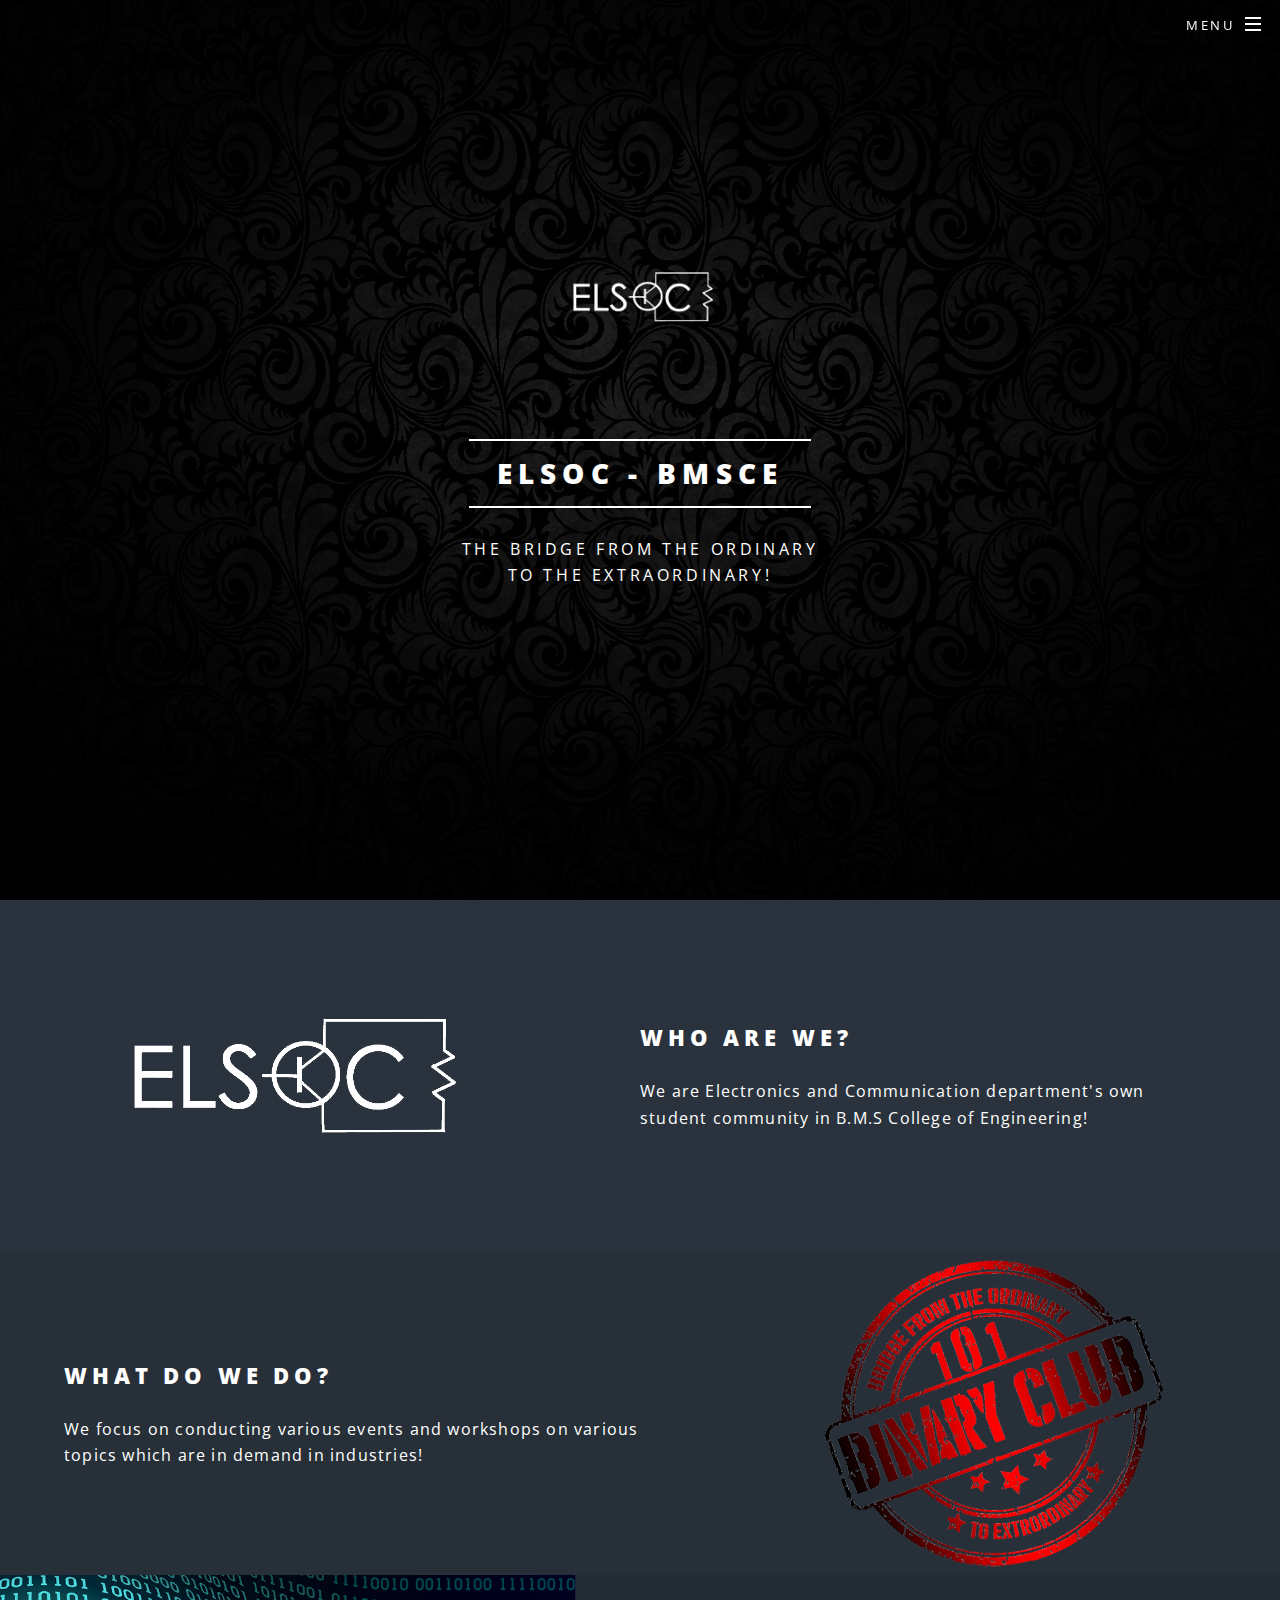
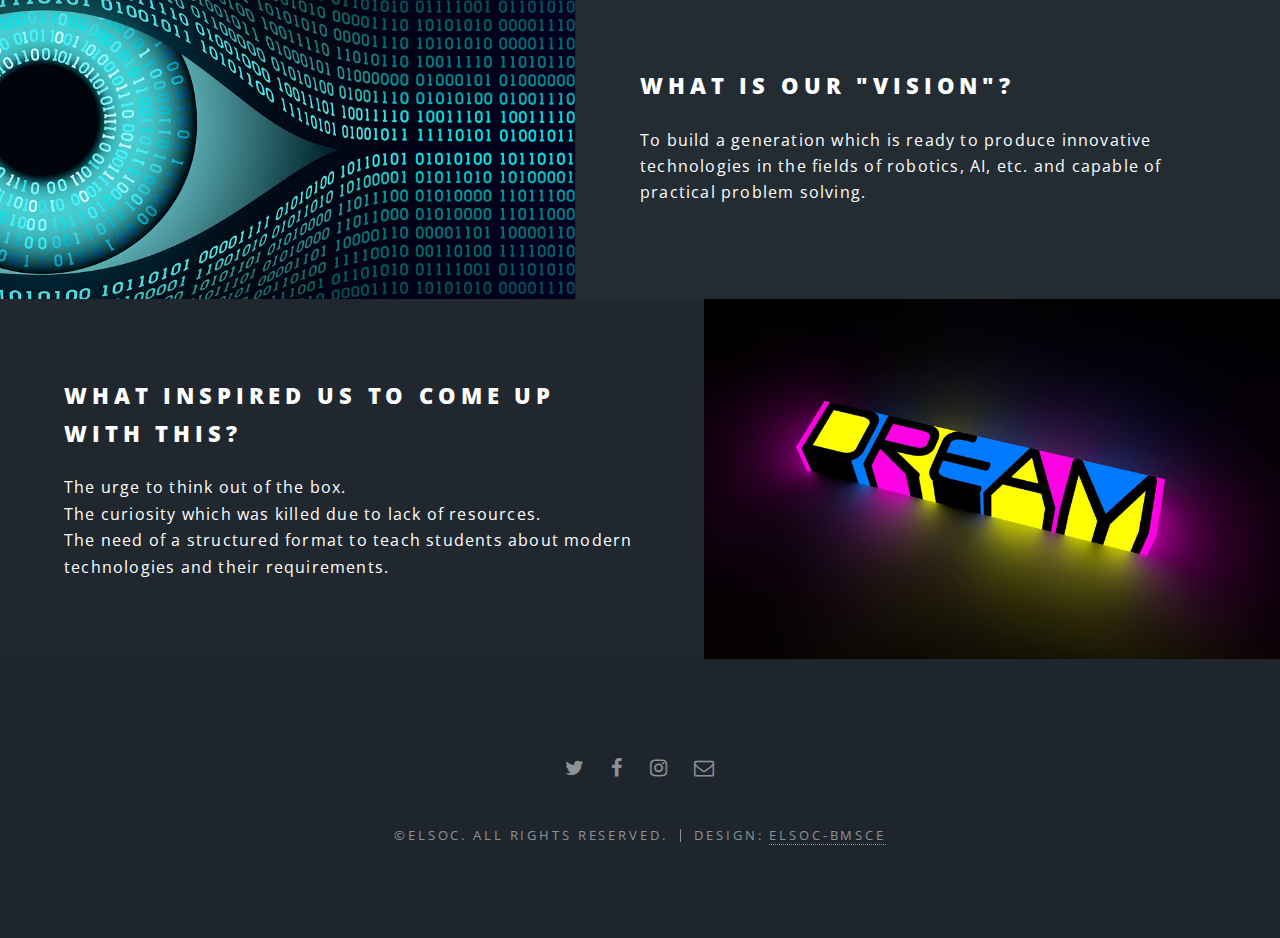
<file: index.html>
<!DOCTYPE HTML>
<!--
	Spectral by HTML5 UP
	html5up.net | @ajlkn
	Free for personal and commercial use under the CCA 3.0 license (html5up.net/license)
-->
<html>
	<head>
		<title>ELSOC-BMSCE</title>
		<meta charset="utf-8" />
		<meta name="viewport" content="width=device-width, initial-scale=1, user-scalable=no" />
		<link rel="stylesheet" href="assets/css/main.css" />
        
		<noscript><link rel="stylesheet" href="assets/css/noscript.css" /></noscript>
	</head>
	<body class="landing is-preload">

        
		<!-- Page Wrapper -->
			<div id="page-wrapper">

				<!-- Header -->
					<header id="header" class="alt">
						<h1><a href="index.html">ELSOC-BMSCE</a></h1>
                        <nav id="nav">
							<ul>
								<li class="special">
									<a href="#menu" class="menuToggle"><span>Menu</span></a>
									<div id="menu">
										<ul>
											<li><a href="index.html">Home</a></li>
                                            <li><a href="Events.html">Events</a></li>  
                                            <li><a href="workshops.html">Workshops&nbsp<button type="button" style="background-color: #363534" "border:none" "color:white" ><span class="blink_text"><font face="Comic sans MS">New</font></span></button></a></li>
											<li><a href="About.html">About Us</a></li>
<!--
											<li><a href="#">Sign Up</a></li>
											<li><a href="#">Log In</a></li>
-->
										</ul>
									</div>
								</li>
							</ul>
						</nav>
					</header>

				<!-- Banner -->
					<section id="banner">
						<div class="inner">
                            <img src="images/elsoc.png" width= "250">
                            <p>&nbsp</p>

							<h2 style="opacity: 1">ELSOC - BMSCE</h2>
                            <p>The Bridge from the ordinary<br />
                            to the extraordinary!<br /></p>
                                <p>&nbsp</p>

							

						</div>
<!--						<a href="#one" class="more scrolly">Learn More</a>-->
					</section>

				<!-- One -->
<!--
					<section id="one" class="wrapper style1 special">
						<div class="inner">
							<header class="major">
								<h2>Arcu aliquet vel lobortis ata nisl<br />
								eget augue amet aliquet nisl cep donec</h2>
								<p>Aliquam ut ex ut augue consectetur interdum. Donec amet imperdiet eleifend<br />
								fringilla tincidunt. Nullam dui leo Aenean mi ligula, rhoncus ullamcorper.</p>
							</header>
							<ul class="icons major">
								<li><span class="icon fa-diamond major style1"><span class="label">Lorem</span></span></li>
								<li><span class="icon fa-heart-o major style2"><span class="label">Ipsum</span></span></li>
								<li><span class="icon fa-code major style3"><span class="label">Dolor</span></span></li>
							</ul>
						</div>
					</section>
-->

				<!-- Two -->
					<section id="two" class="wrapper alt style4">
						<section class="spotlight">
							<div class="image"><img src="images/elsoc.png" alt="" /></div><div class="content">
								<h2>Who are we?</h2>
								<p>We are Electronics and Communication department's own student community in B.M.S College of Engineering!</p>
							</div>
						</section>
						<section class="spotlight">
							<div class="image"><img src="images/1.png" alt="" /></div><div class="content">
								<h2>What do we do?</h2>
								<p>We focus on conducting various events and workshops on various topics which are in demand in industries!</p>
							</div>
						</section>
						<section class="spotlight">
							<div class="image"><img src="images/2.jpg" alt="" /></div><div class="content">
								<h2>What is our "Vision"?</h2>
								<p>To build a generation which is ready to produce innovative technologies in the fields of robotics, AI, etc. and capable of practical problem solving.</p>
							</div>
						</section>
                        <section class="spotlight">
							<div class="image"><img src="images/3.jpg" alt="" /></div><div class="content">
								<h2>What inspired us to come up with this?</h2>
								<p>The urge to think out of the box.<br/>The curiosity which was killed due to lack of resources.<br/>The need of a structured format to teach students about modern technologies and their requirements.</p>
							</div>
						</section>
					</section>

                
				<!-- Three -->
<!--
					<section id="three" class="wrapper style3 special">
						<div class="inner">
							<header class="major">
								<h2>Accumsan mus tortor nunc aliquet</h2>
								<p>Aliquam ut ex ut augue consectetur interdum. Donec amet imperdiet eleifend<br />
								fringilla tincidunt. Nullam dui leo Aenean mi ligula, rhoncus ullamcorper.</p>
							</header>
							<ul class="features">
								<li class="icon fa-paper-plane-o">
									<h3>Arcu accumsan</h3>
									<p>Augue consectetur sed interdum imperdiet et ipsum. Mauris lorem tincidunt nullam amet leo Aenean ligula consequat consequat.</p>
								</li>
								<li class="icon fa-laptop">
									<h3>Ac Augue Eget</h3>
									<p>Augue consectetur sed interdum imperdiet et ipsum. Mauris lorem tincidunt nullam amet leo Aenean ligula consequat consequat.</p>
								</li>
								<li class="icon fa-code">
									<h3>Mus Scelerisque</h3>
									<p>Augue consectetur sed interdum imperdiet et ipsum. Mauris lorem tincidunt nullam amet leo Aenean ligula consequat consequat.</p>
								</li>
								<li class="icon fa-headphones">
									<h3>Mauris Imperdiet</h3>
									<p>Augue consectetur sed interdum imperdiet et ipsum. Mauris lorem tincidunt nullam amet leo Aenean ligula consequat consequat.</p>
								</li>
								<li class="icon fa-heart-o">
									<h3>Aenean Primis</h3>
									<p>Augue consectetur sed interdum imperdiet et ipsum. Mauris lorem tincidunt nullam amet leo Aenean ligula consequat consequat.</p>
								</li>
								<li class="icon fa-flag-o">
									<h3>Tortor Ut</h3>
									<p>Augue consectetur sed interdum imperdiet et ipsum. Mauris lorem tincidunt nullam amet leo Aenean ligula consequat consequat.</p>
								</li>
							</ul>
						</div>
					</section>
-->
<!--

				 CTA 
					<section id="cta" class="wrapper style4">
						<div class="inner">
-->
<!--
							<header>
								<h2>Arcue ut vel commodo</h2>
								<p>Aliquam ut ex ut augue consectetur interdum endrerit imperdiet amet eleifend fringilla.</p>
							</header>
-->
<!--
							<ul class="actions stacked">
								<li><a href="#" class="button fit primary">Activate</a></li>
								<li><a href="#" class="button fit">Learn More</a></li>
							</ul>
-->
<!--						</div>-->
<!--					</section>-->

				<!-- Footer -->
					<footer id="footer">
						<ul class="icons">
							<li><a href="#" class="icon fa-twitter"><span class="label">Twitter</span></a></li>
							<li><a href="" class="icon fa-facebook"><span class="label">Facebook</span></a></li>
							<li><a href="https://www.instagram.com/elsocbmsce/" class="icon fa-instagram"><span class="label">Instagram</span></a></li>
							<li><a href="mailto:queries.elsoc@gmail.com" class="icon fa-envelope-o"><span class="label">Email</span></a></li>
						</ul>
						<ul class="copyright">
							<li>&copy;ELSOC. All rights reserved.</li><li>Design: <a href="https://github.com/ELSOC">ELSOC-BMSCE</a></li>
						</ul>
					</footer>

			</div>

		<!-- Scripts -->
			<script src="assets/js/jquery.min.js"></script>
			<script src="assets/js/jquery.scrollex.min.js"></script>
			<script src="assets/js/jquery.scrolly.min.js"></script>
			<script src="assets/js/browser.min.js"></script>
			<script src="assets/js/breakpoints.min.js"></script>
			<script src="assets/js/util.js"></script>
			<script src="assets/js/main.js"></script>
        

	</body>
</html>
</file>
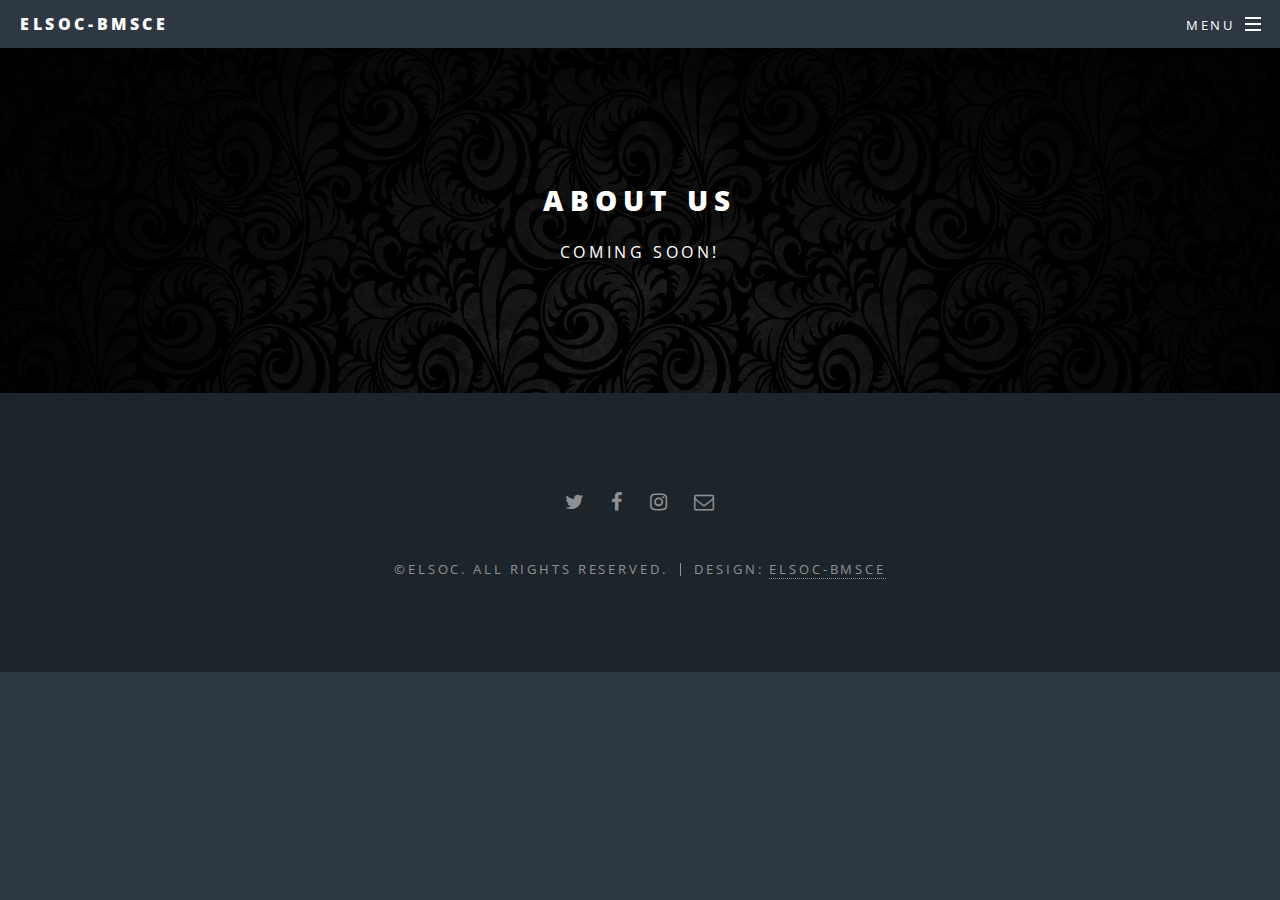
<file: About.html>
<!DOCTYPE HTML>
<!--
	Spectral by HTML5 UP
	html5up.net | @ajlkn
	Free for personal and commercial use under the CCA 3.0 license (html5up.net/license)
-->
<html>
	<head>
		<title>ELSOC-BMSCE</title>
		<meta charset="utf-8" />
		<meta name="viewport" content="width=device-width, initial-scale=1, user-scalable=no" />
		<link rel="stylesheet" href="assets/css/main.css" />
		<noscript><link rel="stylesheet" href="assets/css/noscript.css" /></noscript>
	</head>
	<body class="is-preload">

		<!-- Page Wrapper -->
			<div id="page-wrapper">

				<!-- Header -->
					<header id="header">
						<h1><a href="index.html">ELSOC-BMSCE</a></h1>
						<nav id="nav">
							<ul>
								<li class="special">
									<a href="#menu" class="menuToggle"><span>Menu</span></a>
									<div id="menu">
										<ul>
											<li><a href="index.html">Home</a></li>
                                            <li><a href="Events.html">Events</a></li>  
                                            <li><a href="workshops.html">Workshops&nbsp<button type="button" style="background-color: #363534" "border:none" "color:white" ><span class="blink_text"><font face="Comic sans MS">New</font></span></button></a></li>

											<li><a href="About.html">About Us</a></li>
<!--
											<li><a href="#">Sign Up</a></li>
											<li><a href="#">Log In</a></li>
-->
										</ul>
									</div>
								</li>
							</ul>
						</nav>
					</header>

				<!-- Main -->
					<article id="main">
						<header>
							<h2>About Us</h2>
							<p>Coming Soon!</p>
						</header>
<!--
						<section class="wrapper style5">
							<div class="inner">

								<section>
									<h4>Text</h4>
									<p>This is <b>bold</b> and this is <strong>strong</strong>. This is <i>italic</i> and this is <em>emphasized</em>.
									This is <sup>superscript</sup> text and this is <sub>subscript</sub> text.
									This is <u>underlined</u> and this is code: <code>for (;;) { ... }</code>. Finally, <a href="#">this is a link</a>.</p>
									<hr />
									<header>
										<h4>Heading with a Subtitle</h4>
										<p>Lorem ipsum dolor sit amet nullam id egestas urna aliquam</p>
									</header>
									<p>Nunc lacinia ante nunc ac lobortis. Interdum adipiscing gravida odio porttitor sem non mi integer non faucibus ornare mi ut ante amet placerat aliquet. Volutpat eu sed ante lacinia sapien lorem accumsan varius montes viverra nibh in adipiscing blandit tempus accumsan.</p>
									<header>
										<h5>Heading with a Subtitle</h5>
										<p>Lorem ipsum dolor sit amet nullam id egestas urna aliquam</p>
									</header>
									<p>Nunc lacinia ante nunc ac lobortis. Interdum adipiscing gravida odio porttitor sem non mi integer non faucibus ornare mi ut ante amet placerat aliquet. Volutpat eu sed ante lacinia sapien lorem accumsan varius montes viverra nibh in adipiscing blandit tempus accumsan.</p>
									<hr />
									<h2>Heading Level 2</h2>
									<h3>Heading Level 3</h3>
									<h4>Heading Level 4</h4>
									<h5>Heading Level 5</h5>
									<h6>Heading Level 6</h6>
									<hr />
									<h5>Blockquote</h5>
									<blockquote>Fringilla nisl. Donec accumsan interdum nisi, quis tincidunt felis sagittis eget tempus euismod. Vestibulum ante ipsum primis in faucibus vestibulum. Blandit adipiscing eu felis iaculis volutpat ac adipiscing accumsan faucibus. Vestibulum ante ipsum primis in faucibus lorem ipsum dolor sit amet nullam adipiscing eu felis.</blockquote>
									<h5>Preformatted</h5>
									<pre><code>i = 0;

while (!deck.isInOrder()) {
  print 'Iteration ' + i;
  deck.shuffle();
  i++;
}

print 'It took ' + i + ' iterations to sort the deck.';</code></pre>
								</section>

								<section>
									<h4>Lists</h4>
									<div class="row">
										<div class="col-6 col-12-medium">
											<h5>Unordered</h5>
											<ul>
												<li>Dolor pulvinar etiam.</li>
												<li>Sagittis adipiscing.</li>
												<li>Felis enim feugiat.</li>
											</ul>
											<h5>Alternate</h5>
											<ul class="alt">
												<li>Dolor pulvinar etiam.</li>
												<li>Sagittis adipiscing.</li>
												<li>Felis enim feugiat.</li>
											</ul>
										</div>
										<div class="col-6 col-12-medium">
											<h5>Ordered</h5>
											<ol>
												<li>Dolor pulvinar etiam.</li>
												<li>Etiam vel felis viverra.</li>
												<li>Felis enim feugiat.</li>
												<li>Dolor pulvinar etiam.</li>
												<li>Etiam vel felis lorem.</li>
												<li>Felis enim et feugiat.</li>
											</ol>
											<h5>Icons</h5>
											<ul class="icons">
												<li><a href="#" class="icon fa-twitter"><span class="label">Twitter</span></a></li>
												<li><a href="#" class="icon fa-facebook"><span class="label">Facebook</span></a></li>
												<li><a href="#" class="icon fa-instagram"><span class="label">Instagram</span></a></li>
												<li><a href="#" class="icon fa-github"><span class="label">Github</span></a></li>
											</ul>
										</div>
									</div>
									<h5>Actions</h5>
									<div class="row">
										<div class="col-6 col-12-medium">
											<ul class="actions">
												<li><a href="#" class="button primary">Default</a></li>
												<li><a href="#" class="button">Default</a></li>
											</ul>
											<ul class="actions small">
												<li><a href="#" class="button primary small">Small</a></li>
												<li><a href="#" class="button small">Small</a></li>
											</ul>
											<ul class="actions stacked">
												<li><a href="#" class="button primary">Default</a></li>
												<li><a href="#" class="button">Default</a></li>
											</ul>
											<ul class="actions stacked">
												<li><a href="#" class="button primary small">Small</a></li>
												<li><a href="#" class="button small">Small</a></li>
											</ul>
										</div>
										<div class="col-6 col-12-medium">
											<ul class="actions stacked">
												<li><a href="#" class="button primary fit">Default</a></li>
												<li><a href="#" class="button fit">Default</a></li>
											</ul>
											<ul class="actions stacked">
												<li><a href="#" class="button primary small fit">Small</a></li>
												<li><a href="#" class="button small fit">Small</a></li>
											</ul>
										</div>
									</div>
								</section>

								<section>
									<h4>Table</h4>
									<h5>Default</h5>
									<div class="table-wrapper">
										<table>
											<thead>
												<tr>
													<th>Name</th>
													<th>Description</th>
													<th>Price</th>
												</tr>
											</thead>
											<tbody>
												<tr>
													<td>Item One</td>
													<td>Ante turpis integer aliquet porttitor.</td>
													<td>29.99</td>
												</tr>
												<tr>
													<td>Item Two</td>
													<td>Vis ac commodo adipiscing arcu aliquet.</td>
													<td>19.99</td>
												</tr>
												<tr>
													<td>Item Three</td>
													<td> Morbi faucibus arcu accumsan lorem.</td>
													<td>29.99</td>
												</tr>
												<tr>
													<td>Item Four</td>
													<td>Vitae integer tempus condimentum.</td>
													<td>19.99</td>
												</tr>
												<tr>
													<td>Item Five</td>
													<td>Ante turpis integer aliquet porttitor.</td>
													<td>29.99</td>
												</tr>
											</tbody>
											<tfoot>
												<tr>
													<td colspan="2"></td>
													<td>100.00</td>
												</tr>
											</tfoot>
										</table>
									</div>

									<h5>Alternate</h5>
									<div class="table-wrapper">
										<table class="alt">
											<thead>
												<tr>
													<th>Name</th>
													<th>Description</th>
													<th>Price</th>
												</tr>
											</thead>
											<tbody>
												<tr>
													<td>Item One</td>
													<td>Ante turpis integer aliquet porttitor.</td>
													<td>29.99</td>
												</tr>
												<tr>
													<td>Item Two</td>
													<td>Vis ac commodo adipiscing arcu aliquet.</td>
													<td>19.99</td>
												</tr>
												<tr>
													<td>Item Three</td>
													<td> Morbi faucibus arcu accumsan lorem.</td>
													<td>29.99</td>
												</tr>
												<tr>
													<td>Item Four</td>
													<td>Vitae integer tempus condimentum.</td>
													<td>19.99</td>
												</tr>
												<tr>
													<td>Item Five</td>
													<td>Ante turpis integer aliquet porttitor.</td>
													<td>29.99</td>
												</tr>
											</tbody>
											<tfoot>
												<tr>
													<td colspan="2"></td>
													<td>100.00</td>
												</tr>
											</tfoot>
										</table>
									</div>
								</section>

								<section>
									<h4>Buttons</h4>
									<ul class="actions">
										<li><a href="#" class="button primary">Primary</a></li>
										<li><a href="#" class="button">Default</a></li>
									</ul>
									<ul class="actions">
										<li><a href="#" class="button large">Large</a></li>
										<li><a href="#" class="button">Default</a></li>
										<li><a href="#" class="button small">Small</a></li>
									</ul>
									<ul class="actions fit">
										<li><a href="#" class="button fit">Fit</a></li>
										<li><a href="#" class="button primary fit">Fit</a></li>
										<li><a href="#" class="button fit">Fit</a></li>
									</ul>
									<ul class="actions fit small">
										<li><a href="#" class="button primary fit small">Fit + Small</a></li>
										<li><a href="#" class="button fit small">Fit + Small</a></li>
										<li><a href="#" class="button primary fit small">Fit + Small</a></li>
									</ul>
									<ul class="actions">
										<li><a href="#" class="button primary icon fa-download">Icon</a></li>
										<li><a href="#" class="button icon fa-download">Icon</a></li>
									</ul>
									<ul class="actions">
										<li><span class="button primary disabled">Disabled</span></li>
										<li><span class="button disabled">Disabled</span></li>
									</ul>
								</section>

								<section>
									<h4>Form</h4>
									<form method="post" action="#">
										<div class="row gtr-uniform">
											<div class="col-6 col-12-xsmall">
												<input type="text" name="demo-name" id="demo-name" value="" placeholder="Name" />
											</div>
											<div class="col-6 col-12-xsmall">
												<input type="email" name="demo-email" id="demo-email" value="" placeholder="Email" />
											</div>
											<div class="col-12">
												<select name="demo-category" id="demo-category">
													<option value="">- Category -</option>
													<option value="1">Manufacturing</option>
													<option value="1">Shipping</option>
													<option value="1">Administration</option>
													<option value="1">Human Resources</option>
												</select>
											</div>
											<div class="col-4 col-12-small">
												<input type="radio" id="demo-priority-low" name="demo-priority" checked>
												<label for="demo-priority-low">Low</label>
											</div>
											<div class="col-4 col-12-small">
												<input type="radio" id="demo-priority-normal" name="demo-priority">
												<label for="demo-priority-normal">Normal</label>
											</div>
											<div class="col-4 col-12-small">
												<input type="radio" id="demo-priority-high" name="demo-priority">
												<label for="demo-priority-high">High</label>
											</div>
											<div class="col-6 col-12-small">
												<input type="checkbox" id="demo-copy" name="demo-copy">
												<label for="demo-copy">Email me a copy</label>
											</div>
											<div class="col-6 col-12-small">
												<input type="checkbox" id="demo-human" name="demo-human" checked>
												<label for="demo-human">Not a robot</label>
											</div>
											<div class="col-12">
												<textarea name="demo-message" id="demo-message" placeholder="Enter your message" rows="6"></textarea>
											</div>
											<div class="col-12">
												<ul class="actions">
													<li><input type="submit" value="Send Message" class="primary" /></li>
													<li><input type="reset" value="Reset" /></li>
												</ul>
											</div>
										</div>
									</form>
								</section>

								<section>
									<h4>Image</h4>
									<h5>Fit</h5>
									<div class="box alt">
										<div class="row gtr-50 gtr-uniform">
											<div class="col-12"><span class="image fit"><img src="images/banner.jpg" alt="" /></span></div>
											<div class="col-4"><span class="image fit"><img src="images/pic01.jpg" alt="" /></span></div>
											<div class="col-4"><span class="image fit"><img src="images/pic02.jpg" alt="" /></span></div>
											<div class="col-4"><span class="image fit"><img src="images/pic03.jpg" alt="" /></span></div>
											<div class="col-4"><span class="image fit"><img src="images/pic03.jpg" alt="" /></span></div>
											<div class="col-4"><span class="image fit"><img src="images/pic02.jpg" alt="" /></span></div>
											<div class="col-4"><span class="image fit"><img src="images/pic01.jpg" alt="" /></span></div>
											<div class="col-4"><span class="image fit"><img src="images/pic02.jpg" alt="" /></span></div>
											<div class="col-4"><span class="image fit"><img src="images/pic01.jpg" alt="" /></span></div>
											<div class="col-4"><span class="image fit"><img src="images/pic03.jpg" alt="" /></span></div>
										</div>
									</div>
									<h5>Left &amp; Right</h5>
									<p><span class="image left"><img src="images/pic04.jpg" alt="" /></span>Morbi mattis mi consectetur tortor elementum, varius pellentesque velit convallis. Aenean tincidunt lectus auctor mauris maximus, ac scelerisque ipsum tempor. Duis vulputate ex et ex tincidunt, quis lacinia velit aliquet. Duis non efficitur nisi, id malesuada justo. Maecenas sagittis felis ac sagittis semper. Curabitur purus leo, tempus sed finibus eget, fringilla quis risus. Maecenas et lorem quis sem varius sagittis et a est. Maecenas iaculis iaculis sem. Donec vel dolor at arcu tincidunt bibendum. Interdum et malesuada fames ac ante ipsum primis in faucibus. Fusce ut aliquet justo. Donec id neque ipsum. Integer eget ultricies odio. Nam vel ex a orci fringilla tincidunt. Aliquam eleifend ligula non velit accumsan cursus. Etiam ut gravida sapien. Morbi mattis mi consectetur tortor elementum, varius pellentesque velit convallis. Aenean tincidunt lectus auctor mauris maximus, ac scelerisque ipsum tempor. Duis vulputate ex et ex tincidunt, quis lacinia velit aliquet. Duis non efficitur nisi, id malesuada justo. Maecenas sagittis felis ac sagittis semper. Curabitur purus leo, tempus sed finibus eget, fringilla quis risus. Maecenas et lorem quis sem varius sagittis et a est. Maecenas iaculis iaculis sem. Donec vel dolor at arcu tincidunt bibendum. Interdum et malesuada fames ac ante ipsum primis in faucibus. Fusce ut aliquet justo. Donec id neque ipsum. Integer eget ultricies odio. Nam vel ex a orci fringilla tincidunt. Aliquam eleifend ligula non velit accumsan cursus. Etiam ut gravida sapien.</p>
									<p><span class="image right"><img src="images/pic05.jpg" alt="" /></span>Vestibulum ultrices risus velit, sit amet blandit massa auctor sit amet. Sed eu lectus sem. Phasellus in odio at ipsum porttitor mollis id vel diam. Praesent sit amet posuere risus, eu faucibus lectus. Vivamus ex ligula, tempus pulvinar ipsum in, auctor porta quam. Proin nec dui cursus, posuere dui eget interdum. Fusce lectus magna, sagittis at facilisis vitae, pellentesque at etiam. Quisque posuere leo quis sem commodo, vel scelerisque nisi scelerisque. Suspendisse id quam vel tortor tincidunt suscipit. Nullam auctor orci eu dolor consectetur, interdum ullamcorper ante tincidunt. Mauris felis nec felis elementum varius. Nam sapien ante, varius in pulvinar vitae, rhoncus id massa. Donec varius ex in mauris ornare, eget euismod urna egestas. Etiam lacinia tempor ipsum, sodales porttitor justo. Aliquam dolor quam, semper in tortor eu, volutpat efficitur quam. Fusce nec fermentum nisl. Aenean erat diam, tempus aliquet erat. Etiam iaculis nulla ipsum, et pharetra libero rhoncus ut. Phasellus rutrum cursus velit, eget condimentum nunc blandit vel. In at pulvinar lectus. Morbi diam ante, vulputate et imperdiet eget, fermentum non dolor. Ut eleifend sagittis tincidunt. Sed viverra commodo mi, ac rhoncus justo. Duis neque ligula, elementum ut enim vel, posuere finibus justo. Vivamus facilisis maximus nibh quis pulvinar. Quisque hendrerit in ipsum id tellus facilisis fermentum. Proin mauris dui.</p>
								</section>

							</div>
						</section>
					</article>
-->

				<!-- Footer -->
					<footer id="footer">
						<ul class="icons">
							<li><a href="#" class="icon fa-twitter"><span class="label">Twitter</span></a></li>
							<li><a href="#" class="icon fa-facebook"><span class="label">Facebook</span></a></li>
							<li><a href="https://www.instagram.com/elsocbmsce/" class="icon fa-instagram"><span class="label">Instagram</span></a></li>
<!--							<li><a href="#" class="icon fa-dribbble"><span class="label">Dribbble</span></a></li>-->
<li><a href="mailto:queries.elsoc@gmail.com" class="icon fa-envelope-o"><span class="label">Email</span></a></li>
                        </ul>
						<ul class="copyright">
							<li>&copy;ELSOC. All rights reserved.</li><li>Design: <a href="https://github.com/ELSOC">ELSOC-BMSCE</a></li>

                        </ul>
					</footer>

			</div>

		<!-- Scripts -->
			<script src="assets/js/jquery.min.js"></script>
			<script src="assets/js/jquery.scrollex.min.js"></script>
			<script src="assets/js/jquery.scrolly.min.js"></script>
			<script src="assets/js/browser.min.js"></script>
			<script src="assets/js/breakpoints.min.js"></script>
			<script src="assets/js/util.js"></script>
			<script src="assets/js/main.js"></script>

	</body>
</html>
</file>
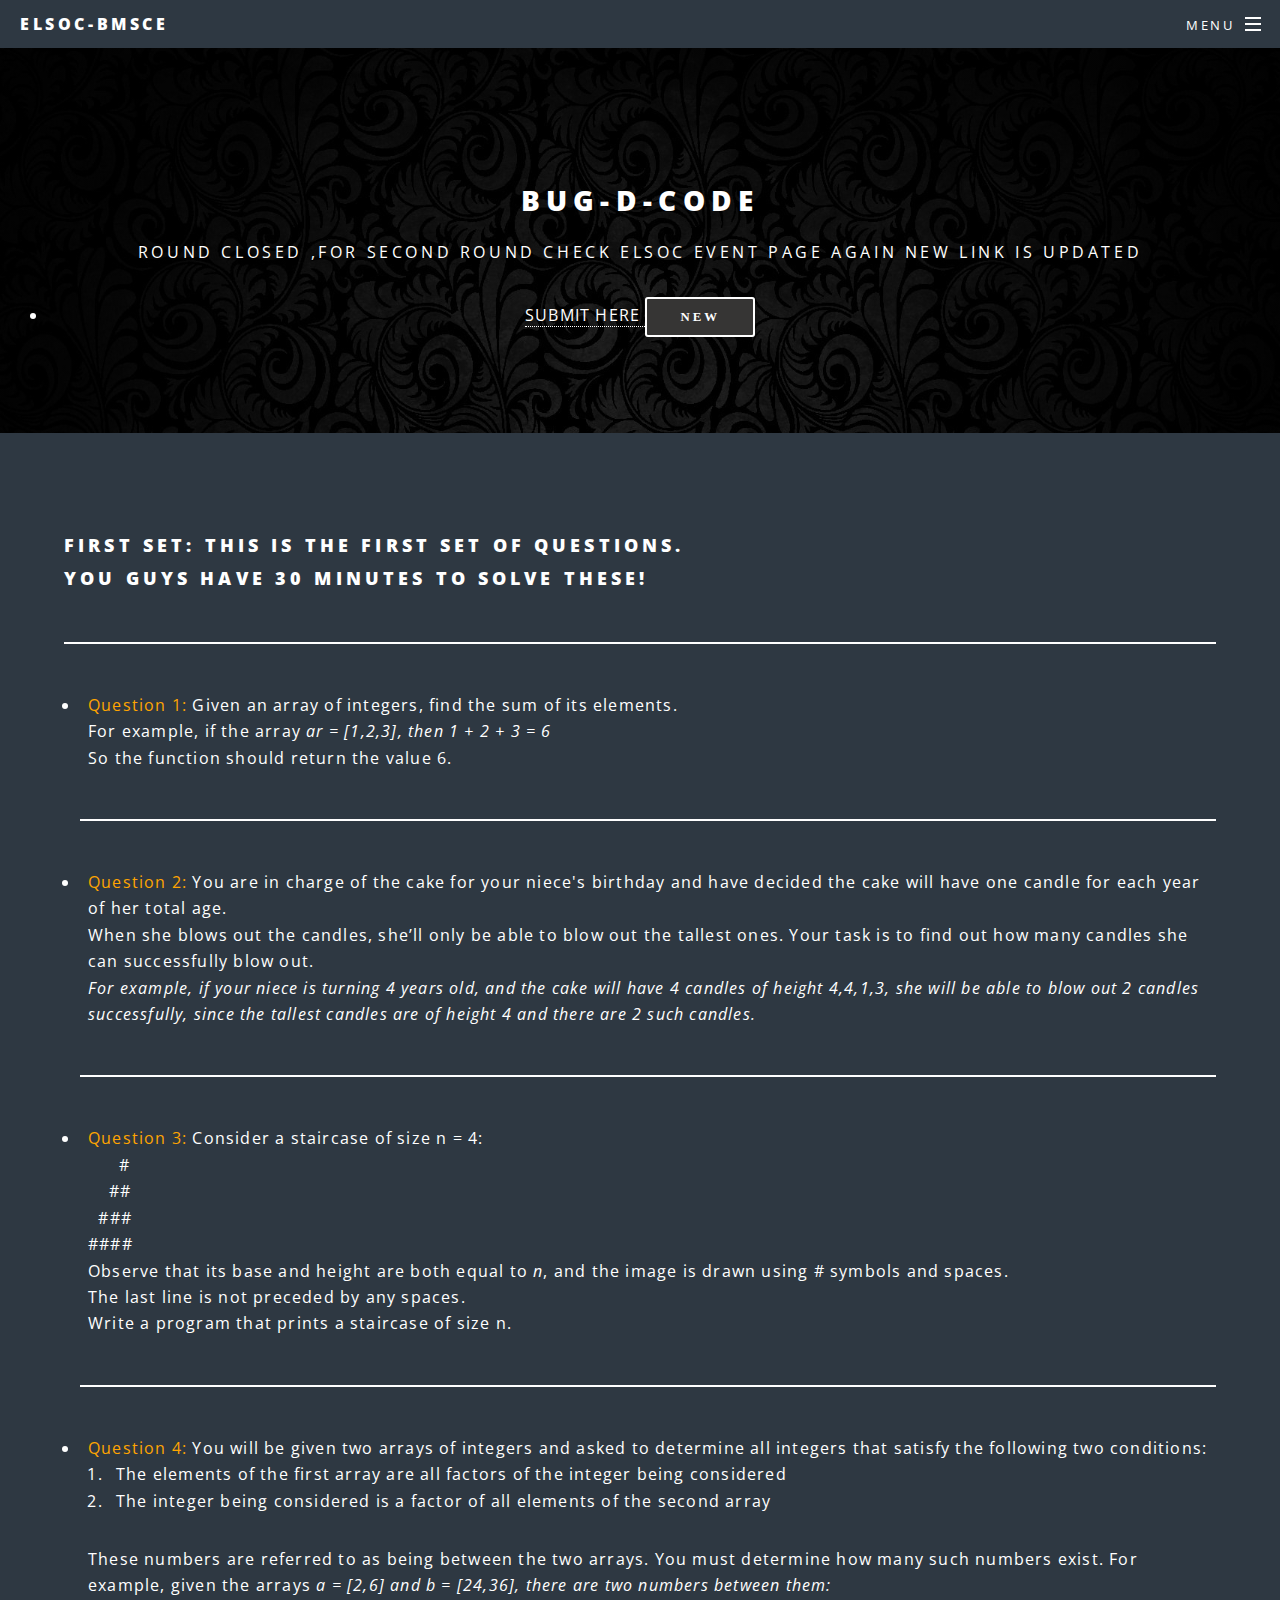
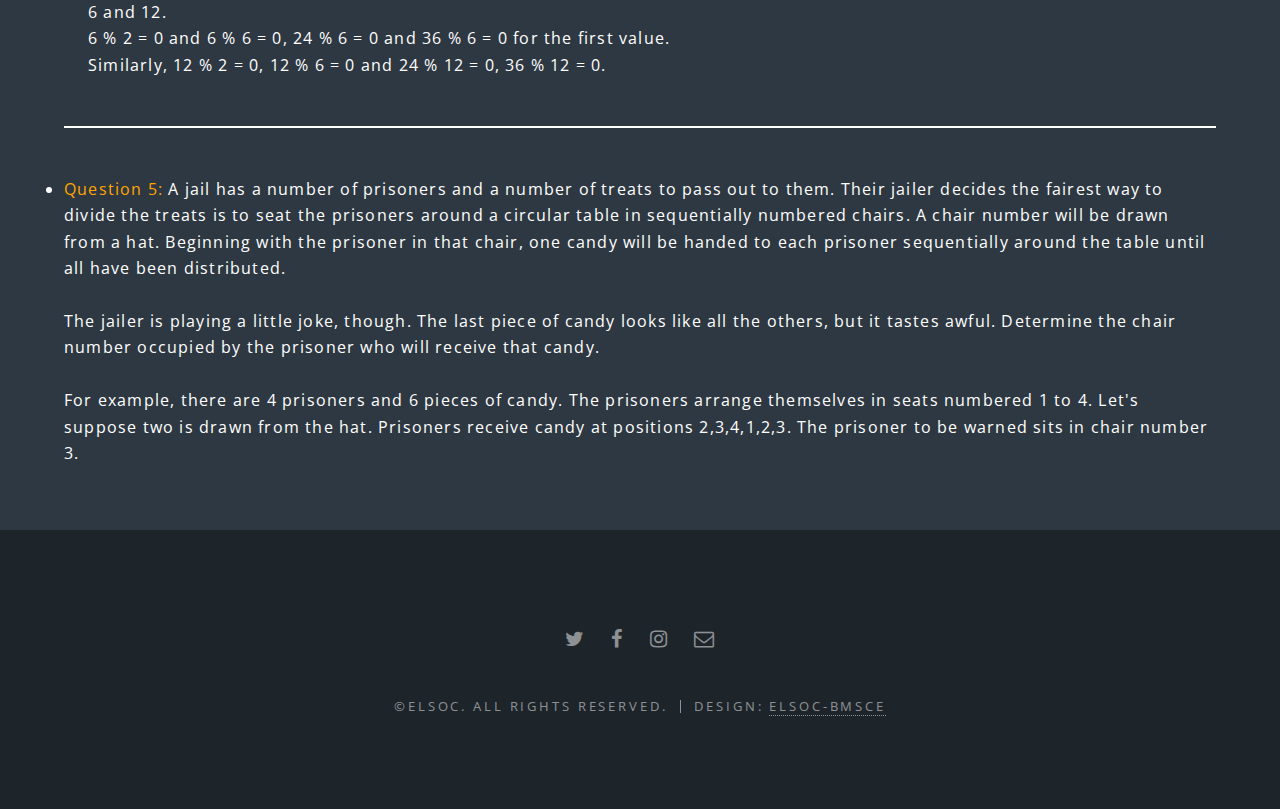
<file: bug_d_code.html>
<!DOCTYPE HTML>
<!--
	Spectral by HTML5 UP
	html5up.net | @ajlkn
	Free for personal and commercial use under the CCA 3.0 license (html5up.net/license)
-->
<html>
	<head>
		<title>ELSOC-BMSCE</title>
		<meta charset="utf-8" />
		<meta name="viewport" content="width=device-width, initial-scale=1, user-scalable=no" />
		<link rel="stylesheet" href="assets/css/main.css" />
		<noscript><link rel="stylesheet" href="assets/css/noscript.css" /></noscript>
	</head>
	<body class="is-preload">

		<!-- Page Wrapper -->
			<div id="page-wrapper">

				<!-- Header -->
					<header id="header">
						<h1><a href="index.html">ELSOC-BMSCE</a></h1>
						<nav id="nav">
							<ul>
								<li class="special">
									<a href="#menu" class="menuToggle"><span>Menu</span></a>
									<div id="menu">
										<ul>
											<li><a href="index.html">Home</a></li>
                                            <li><a href="Events.html">Events</a></li>  
                                            <li><a href="workshops.html">Workshops&nbsp<button type="button" style="background-color: #363534" "border:none" "color:white" ><span class="blink_text"><font face="Comic sans MS">New</font></span></button></a></li>
											<li><a href="About.html">About</a></li>
										</ul>
									</div>
								</li>
							</ul>
						</nav>
					</header>

				<!-- Main -->
					<article id="main">
						<header>
							<h2>BUG-D-CODE</h2>
                            <p>Round closed ,for second round check elsoc event page again new link is updated</p>
                           
                            <p id="demo"></p>

                        <li><a href="https://goo.gl/forms/RGtSNnITqmPw00Ph2">SUBMIT HERE&nbsp<button type="button" style="background-color: #363534" "border:none" "color:white" ><span class="blink_text"><font face="Comic sans MS">New</font></span></button></a></li> 
						</header>
						<section class="wrapper styl6">
							<div class="inner">
                                <h3>First Set:  This is the first set of questions. <br>You guys have 30 minutes to solve these!</h3>
                                <hr />
                                <ul>
                                <li><span style="color: orange">Question 1:</span> Given an array of integers, find the sum of its elements.<br>
For example, if the array <i>ar = [1,2,3], then 1 + 2 + 3 = 6 </i><br>So the function should return the value 6. </li>
                                    <hr />
                                    <li><span style="color: orange">Question 2:</span> You are in charge of the cake for your niece's birthday and have decided the cake will have one candle for each year of her total age.<br> When she blows out the candles, she’ll only be able to blow out the tallest ones. Your task is to find out how many candles she can successfully blow out.<br><i>For example, if your niece is turning 4 years old, and the cake will have 4 candles of height 4,4,1,3, she will be able to blow out 2 candles successfully, since the tallest candles are of height 4 and there are 2 such candles.</i></li>
                                    
                                    <hr />
                                    
                                    <li> <span style="color: orange">Question 3: </span>Consider a staircase of size n = 4:<br>&nbsp&nbsp&nbsp&nbsp&nbsp&nbsp#<br>
 &nbsp&nbsp&nbsp ##<br>
  &nbsp&nbsp###<br>
####<br>Observe that its base and height are both equal to <i>n</i>, and the image is drawn using # symbols and spaces.<br> The last line is not preceded by any spaces.<br>Write a program that prints a staircase of size n.</li>
                                    <hr />
                                    
                                    <li><span style="color: orange">Question 4: </span>You will be given two arrays of integers and asked to determine all integers that satisfy the following two conditions:<br>
<ol>
<li>The elements of the first array are all factors of the integer being considered</li>
<li>The integer being considered is a factor of all elements of the second array</li>
    </ol>
These numbers are referred to as being between the two arrays. You must determine how many such numbers exist.

For example, given the arrays <i>a = [2,6] and b = [24,36], there are two numbers between them:</i><br>6 and 12.<br>6 % 2 = 0 and 6 % 6 = 0, 24 % 6 = 0 and 36 % 6 = 0 for the first value. <br> Similarly, 12 % 2 = 0, 12 % 6 = 0 and 24 % 12 = 0, 36 % 12 = 0.</li>
                                </ul>
                               <hr />
                                <li><span style = "color: orange">Question 5: </span>A jail has a number of prisoners and a number of treats to pass out to them. Their jailer decides the fairest way to divide the treats is to seat the prisoners around a circular table in sequentially numbered chairs. A chair number will be drawn from a hat. Beginning with the prisoner in that chair, one candy will be handed to each prisoner sequentially around the table until all have been distributed.<br><br>

The jailer is playing a little joke, though. The last piece of candy looks like all the others, but it tastes awful. Determine the chair number occupied by the prisoner who will receive that candy.<br><br>For example, there are 4 prisoners and 6 pieces of candy. The prisoners arrange themselves in seats numbered 1 to 4. Let's suppose two is drawn from the hat. Prisoners receive candy at positions 2,3,4,1,2,3. The prisoner to be warned sits in chair number 3.</li>
                                
							</div>
						</section>
					</article>

				<!-- Footer -->
					<footer id="footer">
						<ul class="icons">
							<li><a href="#" class="icon fa-twitter"><span class="label">Twitter</span></a></li>
							<li><a href="#" class="icon fa-facebook"><span class="label">Facebook</span></a></li>
							<li><a href="https://www.instagram.com/elsocbmsce/" class="icon fa-instagram"><span class="label">Instagram</span></a></li>
<!--							<li><a href="#" class="icon fa-dribbble"><span class="label">Dribbble</span></a></li>-->
							<li><a href="mailto:queries.elsoc@gmail.com" class="icon fa-envelope-o"><span class="label">Email</span></a></li>
						</ul>
						<ul class="copyright">
                            <li>&copy;ELSOC. All rights reserved.</li><li>Design: <a href="https://github.com/ELSOC">ELSOC-BMSCE</a></li>
                        </ul>
					</footer>

			</div>

		<!-- Scripts -->
			<script src="assets/js/jquery.min.js"></script>
			<script src="assets/js/jquery.scrollex.min.js"></script>
			<script src="assets/js/jquery.scrolly.min.js"></script>
			<script src="assets/js/browser.min.js"></script>
			<script src="assets/js/breakpoints.min.js"></script>
			<script src="assets/js/util.js"></script>
			<script src="assets/js/main.js"></script>
 


<script>
// Set the date we're counting down to
var countDownDate = new Date("Nov22, 2018 23:57:00").getTime();

// Update the count down every 1 second
var x = setInterval(function() {

    // Get todays date and time
    var now = new Date().getTime();
    
    // Find the distance between now and the count down date
    var distance = countDownDate - now;
    
    // Time calculations for days, hours, minutes and seconds
    var days = Math.floor(distance / (1000 * 60 * 60 * 24));
    var hours = Math.floor((distance % (1000 * 60 * 60 * 24)) / (1000 * 60 * 60));
    var minutes = Math.floor((distance % (1000 * 60 * 60)) / (1000 * 60));
    var seconds = Math.floor((distance % (1000 * 60)) / 1000);
    
    // Output the result in an element with id="demo"
    document.getElementById("demo").innerHTML = days + "d " + hours + "h "
    + minutes + "m " + seconds + "s ";
    
    // If the count down is over, write some text 
    if (distance < 0) {
        clearInterval(x);
        document.getElementById("demo").innerHTML = "EXPIRED";
    }
}, 1000);
</script>


	</body>
</html>
</file>
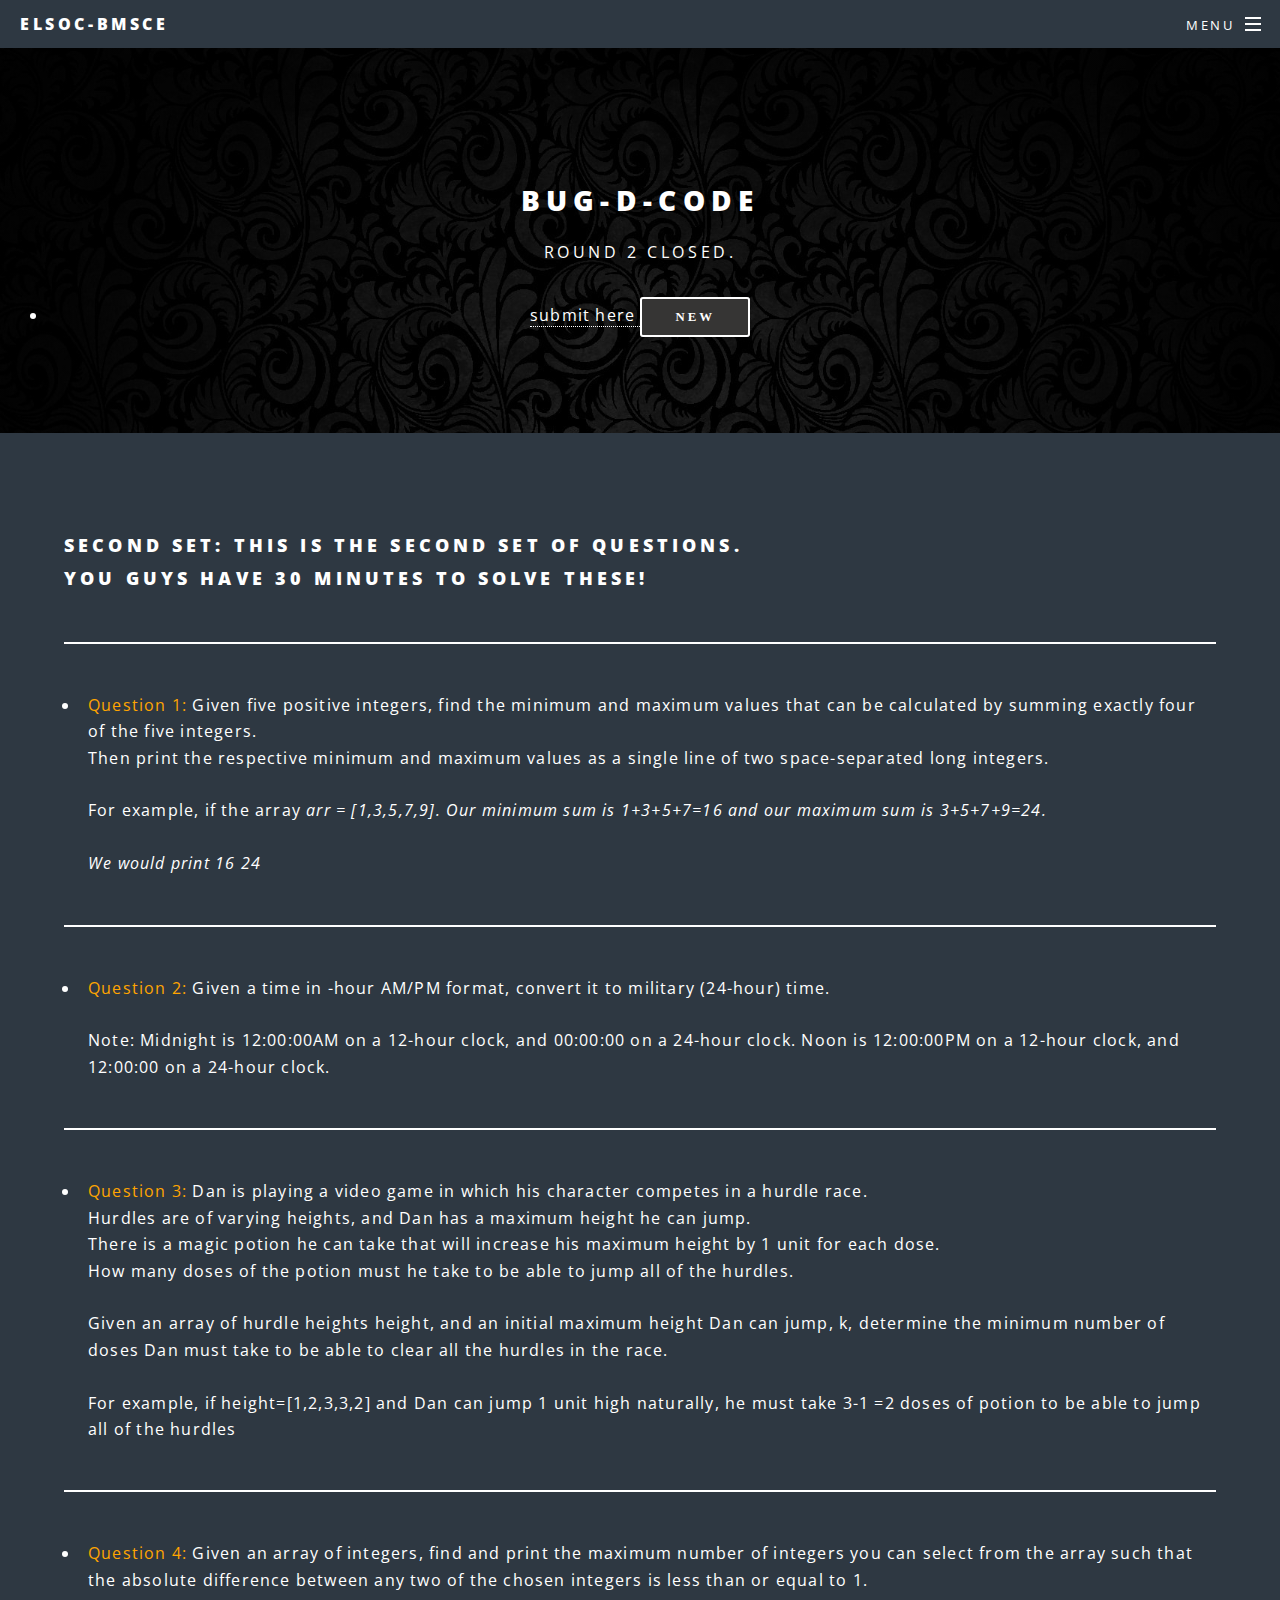
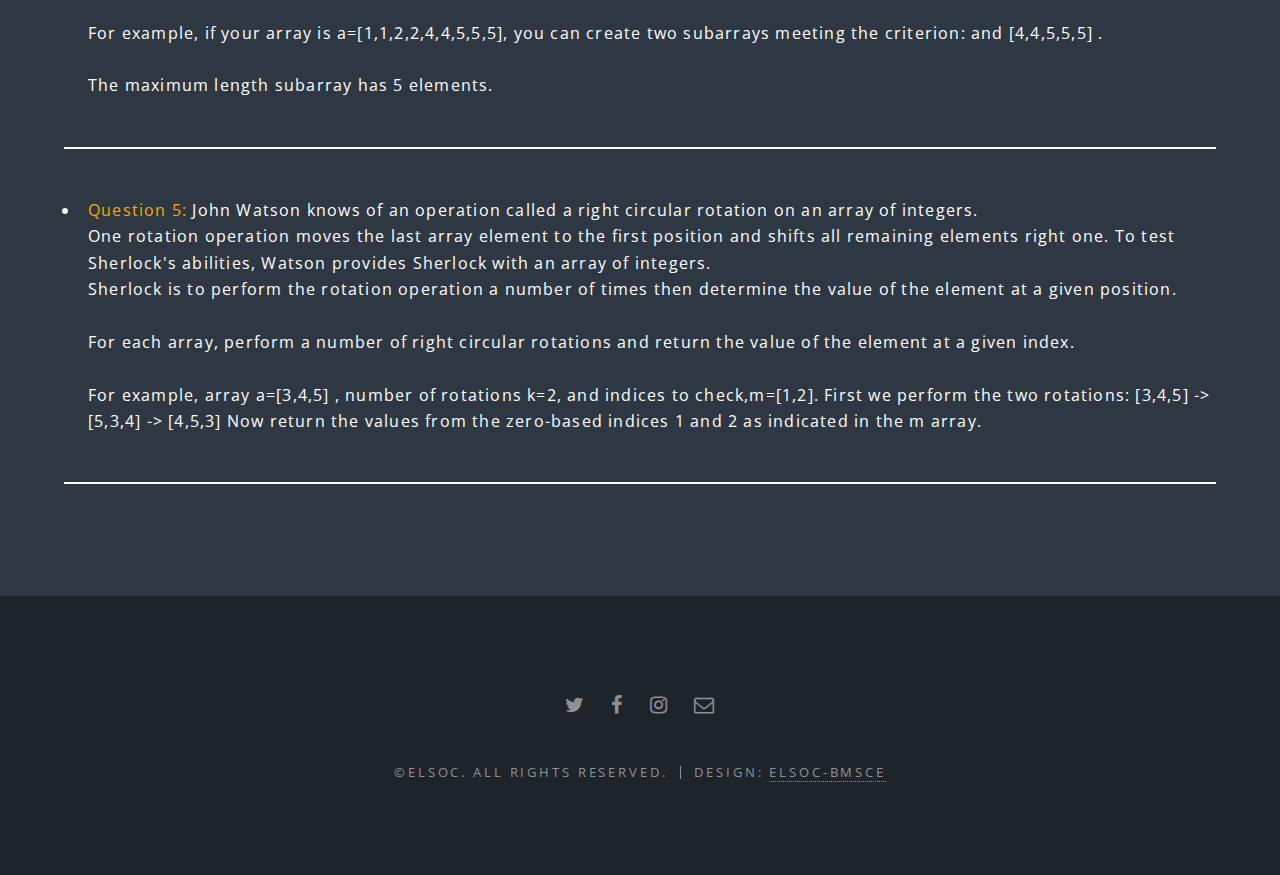
<file: bug_d_code_2.html>
<!DOCTYPE HTML>
<!--
	Spectral by HTML5 UP
	html5up.net | @ajlkn
	Free for personal and commercial use under the CCA 3.0 license (html5up.net/license)
-->
<html>
	<head>
		<title>ELSOC_BMSCE</title>
		<meta charset="utf-8" />
		<meta name="viewport" content="width=device-width, initial-scale=1, user-scalable=no" />
		<link rel="stylesheet" href="assets/css/main.css" />
		<noscript><link rel="stylesheet" href="assets/css/noscript.css" /></noscript>
	</head>
	<body class="is-preload">

		<!-- Page Wrapper -->
			<div id="page-wrapper">

				<!-- Header -->
					<header id="header">
						<h1><a href="index.html">ELSOC-BMSCE</a></h1>
						<nav id="nav">
							<ul>
								<li class="special">
									<a href="#menu" class="menuToggle"><span>Menu</span></a>
									<div id="menu">
										<ul>
											<li><a href="index.html">Home</a></li>
                                            <li><a href="Events.html">Events</a></li>  
                                            <li><a href="workshops.html">Workshops&nbsp<button type="button" style="background-color: #363534" "border:none" "color:white" ><span class="blink_text"><font face="Comic sans MS">New</font></span></button></a></li>
											<li><a href="About.html">About</a></li>
										</ul>
									</div>
								</li>
							</ul>
						</nav>
					</header>

				<!-- Main -->
					<article id="main">
						<header>
							<h2>BUG-D-CODE</h2>
                            <p>Round 2 closed.</p>
                
                            <p id="demo"></p>

<li><a href="https://goo.gl/forms/Ht9ToEgwM52JRKZy2">submit here&nbsp<button type="button" style="background-color: #363534" "border:none" "color:white" ><span class="blink_text"><font face="Comic sans MS">New</font></span></button></a></li> 
						</header>
						<section class="wrapper style6">
							<div class="inner">
                                <h3>Second Set:  This is the second set of questions. <br>You guys have 30 minutes to solve these!</h3>
                                <hr />
                                <ul>
                                <li><span style="color: orange">Question 1:</span> Given five positive integers, find the minimum and maximum values that can be calculated by summing exactly four of the five integers.<br> Then print the respective minimum and maximum values as a single line of two space-separated long integers.<br><br>
For example, if the array <i>arr = [1,3,5,7,9]. Our minimum sum is 1+3+5+7=16 and our maximum sum is 3+5+7+9=24. <br><br>We would print 16 24</i> </li>
                                </ul>
                                <hr>
                               
                                
                                
                                <ul>
                                <li><span style="color: orange">Question 2:</span> Given a time in -hour AM/PM format, convert it to military (24-hour) time.
                                <br><br>
Note: Midnight is 12:00:00AM on a 12-hour clock, and 00:00:00 on a 24-hour clock. Noon is 12:00:00PM on a 12-hour clock, and 12:00:00 on a 24-hour clock.
                                    </li>
                                </ul>
                                <hr>
                                
                                 <ul>
                                <li><span style="color: orange">Question 3:</span> Dan is playing a video game in which his character competes in a hurdle race. <br>Hurdles are of varying heights, and Dan has a maximum height he can jump. <br>There is a magic potion he can take that will increase his maximum height by 1 unit for each dose. <br>How many doses of the potion must he take to be able to jump all of the hurdles.<br><br>

Given an array of hurdle heights height, and an initial maximum height Dan can jump, k, determine the minimum number of doses Dan must take to be able to clear all the hurdles in the race.<br><br>

For example, if height=[1,2,3,3,2] and Dan can jump 1 unit high naturally, he must take 3-1 =2 doses of potion to be able to jump all of the hurdles
                                    </li>
                                </ul>
                                <hr>
                                
                                <ul>
                                <li><span style="color: orange">Question 4:</span> Given an array of integers, find and print the maximum number of integers you can select from the array such that the absolute difference between any two of the chosen integers is less than or equal to 1.<br> <br>For example, if your array is a=[1,1,2,2,4,4,5,5,5], you can create two subarrays meeting the criterion:  and [4,4,5,5,5] . <br><br>The maximum length subarray has 5 elements.
                                    </li>
                                </ul>
                                <hr>
                                
                                <ul>
                                <li><span style="color: orange">Question 5:</span> John Watson knows of an operation called a right circular rotation on an array of integers.<br> One rotation operation moves the last array element to the first position and shifts all remaining elements right one. To test Sherlock's abilities, Watson provides Sherlock with an array of integers.<br> Sherlock is to perform the rotation operation a number of times then determine the value of the element at a given position.<br><br>

For each array, perform a number of right circular rotations and return the value of the element at a given index.<br><br>

For example, array a=[3,4,5] , number of rotations k=2,  and indices to check,m=[1,2].
First we perform the two rotations: 
[3,4,5] -> [5,3,4] -> [4,5,3] 
Now return the values from the zero-based indices 1 and 2 as indicated in the m  array. 
                                    </li>
                                </ul>
                                
                                <hr>
                                
                                
							</div>
						</section>
					</article>

				<!-- Footer -->
					<footer id="footer">
						<ul class="icons">
							<li><a href="#" class="icon fa-twitter"><span class="label">Twitter</span></a></li>
							<li><a href="#" class="icon fa-facebook"><span class="label">Facebook</span></a></li>
							<li><a href="https://www.instagram.com/elsocbmsce/" class="icon fa-instagram"><span class="label">Instagram</span></a></li>
<!--							<li><a href="#" class="icon fa-dribbble"><span class="label">Dribbble</span></a></li>-->
							<li><a href="mailto:queries.elsoc@gmail.com" class="icon fa-envelope-o"><span class="label">Email</span></a></li>
						</ul>
						<ul class="copyright">
                            <li>&copy;ELSOC. All rights reserved.</li><li>Design: <a href="https://github.com/ELSOC">ELSOC-BMSCE</a></li>
                        </ul>
					</footer>

			</div>

		<!-- Scripts -->
			<script src="assets/js/jquery.min.js"></script>
			<script src="assets/js/jquery.scrollex.min.js"></script>
			<script src="assets/js/jquery.scrolly.min.js"></script>
			<script src="assets/js/browser.min.js"></script>
			<script src="assets/js/breakpoints.min.js"></script>
			<script src="assets/js/util.js"></script>
			<script src="assets/js/main.js"></script>
 


<script>
// Set the date we're counting down to
var countDownDate = new Date("Nov22, 2018 23:57:00").getTime();

// Update the count down every 1 second
var x = setInterval(function() {

    // Get todays date and time
    var now = new Date().getTime();
    
    // Find the distance between now and the count down date
    var distance = countDownDate - now;
    
    // Time calculations for days, hours, minutes and seconds
    var days = Math.floor(distance / (1000 * 60 * 60 * 24));
    var hours = Math.floor((distance % (1000 * 60 * 60 * 24)) / (1000 * 60 * 60));
    var minutes = Math.floor((distance % (1000 * 60 * 60)) / (1000 * 60));
    var seconds = Math.floor((distance % (1000 * 60)) / 1000);
    
    // Output the result in an element with id="demo"
    document.getElementById("demo").innerHTML = days + "d " + hours + "h "
    + minutes + "m " + seconds + "s ";
    
    // If the count down is over, write some text 
    if (distance < 0) {
        clearInterval(x);
        document.getElementById("demo").innerHTML = "EXPIRED";
    }
}, 1000);
</script>


	</body>
</html>
</file>
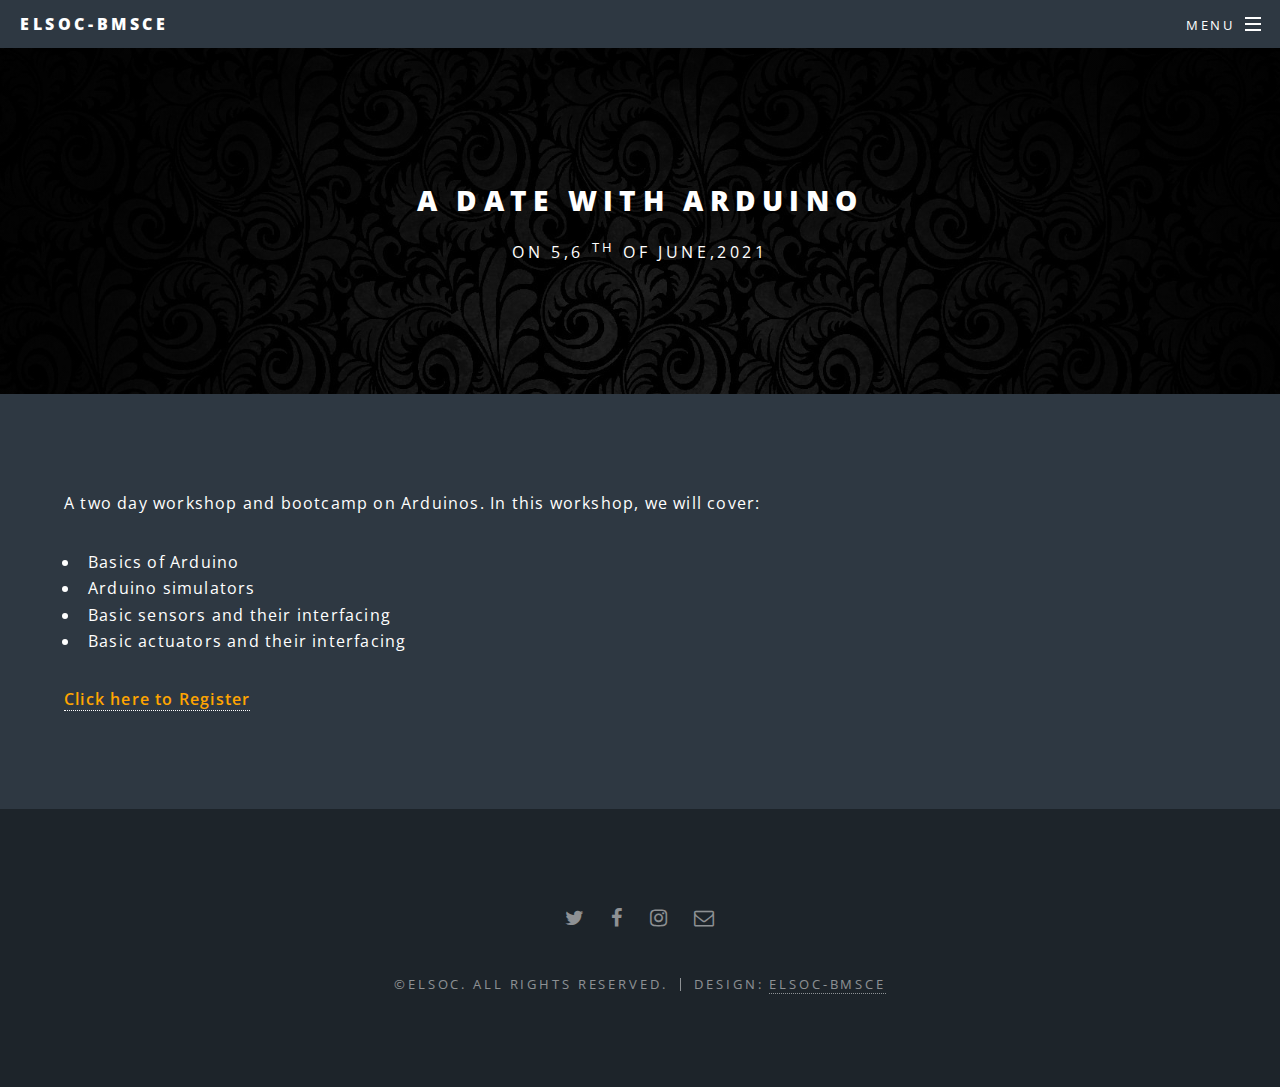
<file: date_with_arduino.html>
<!DOCTYPE HTML>
<!--
	Spectral by HTML5 UP
	html5up.net | @ajlkn
	Free for personal and commercial use under the CCA 3.0 license (html5up.net/license)
-->
<html>
	<head>
		<title>ELSOC-BMSCE</title>
		<meta charset="utf-8" />
		<meta name="viewport" content="width=device-width, initial-scale=1, user-scalable=no" />
		<link rel="stylesheet" href="assets/css/main.css" />
		<noscript><link rel="stylesheet" href="assets/css/noscript.css" /></noscript>
	</head>
	<body class="is-preload">

		<!-- Page Wrapper -->
			<div id="page-wrapper">

				<!-- Header -->
					<header id="header">
						<h1><a href="index.html">ELSOC-BMSCE</a></h1>
						<nav id="nav">
							<ul>
								<li class="special">
									<a href="#menu" class="menuToggle"><span>Menu</span></a>
									<div id="menu">
										<ul>
											<li><a href="index.html">Home</a></li>
                                            <li><a href="Events.html">Events</a></li>  
                                            <li><a href="workshops.html">Workshops&nbsp<button type="button" style="background-color: #363534" "border:none" "color:white" ><span class="blink_text"><font face="Comic sans MS">New</font></span></button></a></li>
											<li><a href="About.html">About</a></li>
										</ul>
									</div>
								</li>
							</ul>
						</nav>
					</header>

				<!-- Main -->
					<article id="main">
						<header>
							<h2>A Date With Arduino</h2>
							<p> on 5,6 <sup>th</sup> of June,2021</p>
						</header>
						<section class="wrapper style6">
							<div class="inner">
								<p>A two day workshop and bootcamp on Arduinos. In this workshop, we will cover:<br>
									<ul>
										<li>Basics of Arduino</li>
										<li>Arduino simulators</li>
										<li>Basic sensors and their interfacing</li>
										<li>Basic actuators and their interfacing</li>
									</ul>
                                    
                                    <a href="https://forms.gle/nYNHKqxrQkea39XF7" target="_blank"><b style="color: orange">Click here to Register</b></a>
                                </p>

							</div>
						</section>
					</article>

				<!-- Footer -->
					<footer id="footer">
						<ul class="icons">
							<li><a href="#" class="icon fa-twitter"><span class="label">Twitter</span></a></li>
							<li><a href="#" class="icon fa-facebook"><span class="label">Facebook</span></a></li>
							<li><a href="https://www.instagram.com/elsocbmsce/" class="icon fa-instagram"><span class="label">Instagram</span></a></li>
<!--							<li><a href="#" class="icon fa-dribbble"><span class="label">Dribbble</span></a></li>-->
							<li><a href="mailto:queries.elsoc@gmail.com" class="icon fa-envelope-o"><span class="label">Email</span></a></li>
						</ul>
						<ul class="copyright">
                            <li>&copy;ELSOC. All rights reserved.</li><li>Design: <a href="https://github.com/ELSOC">ELSOC-BMSCE</a></li>
                        </ul>
					</footer>

			</div>

		<!-- Scripts -->
			<script src="assets/js/jquery.min.js"></script>
			<script src="assets/js/jquery.scrollex.min.js"></script>
			<script src="assets/js/jquery.scrolly.min.js"></script>
			<script src="assets/js/browser.min.js"></script>
			<script src="assets/js/breakpoints.min.js"></script>
			<script src="assets/js/util.js"></script>
			<script src="assets/js/main.js"></script>

	</body>
</html>
</file>
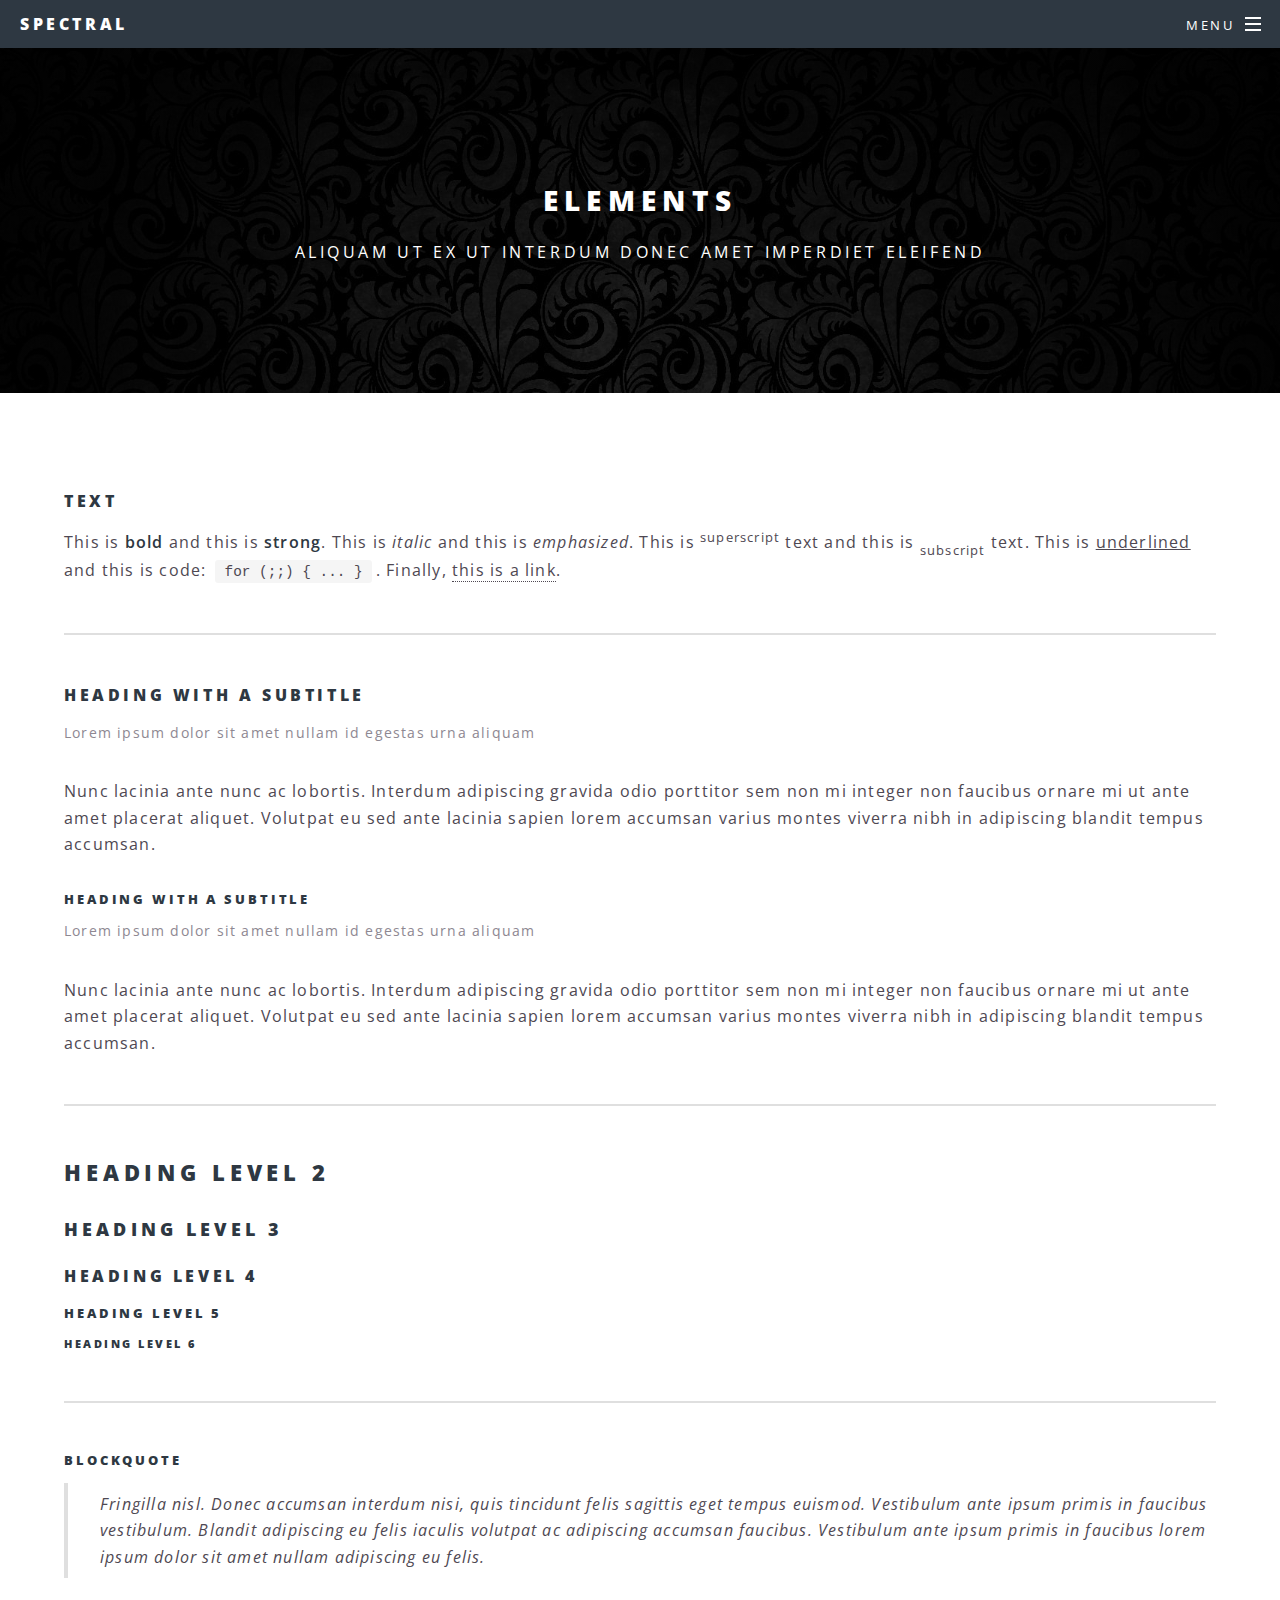
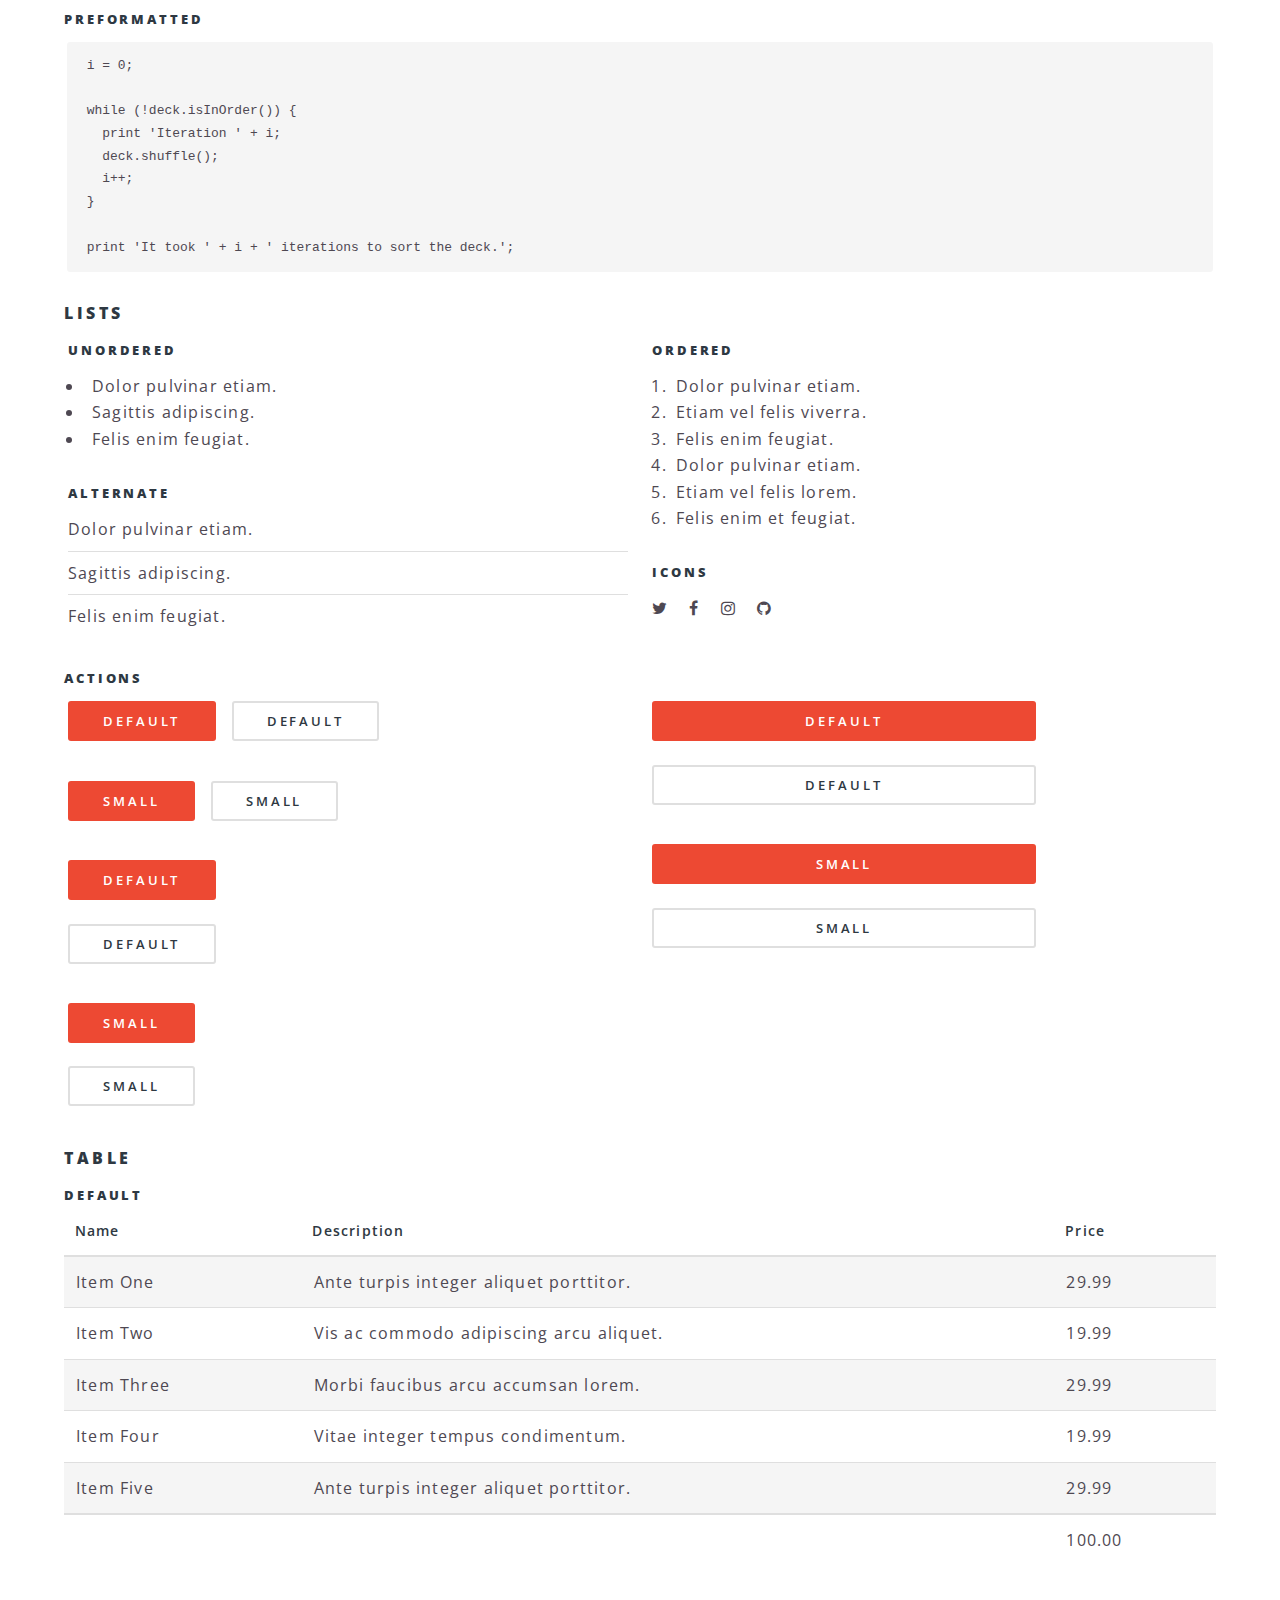
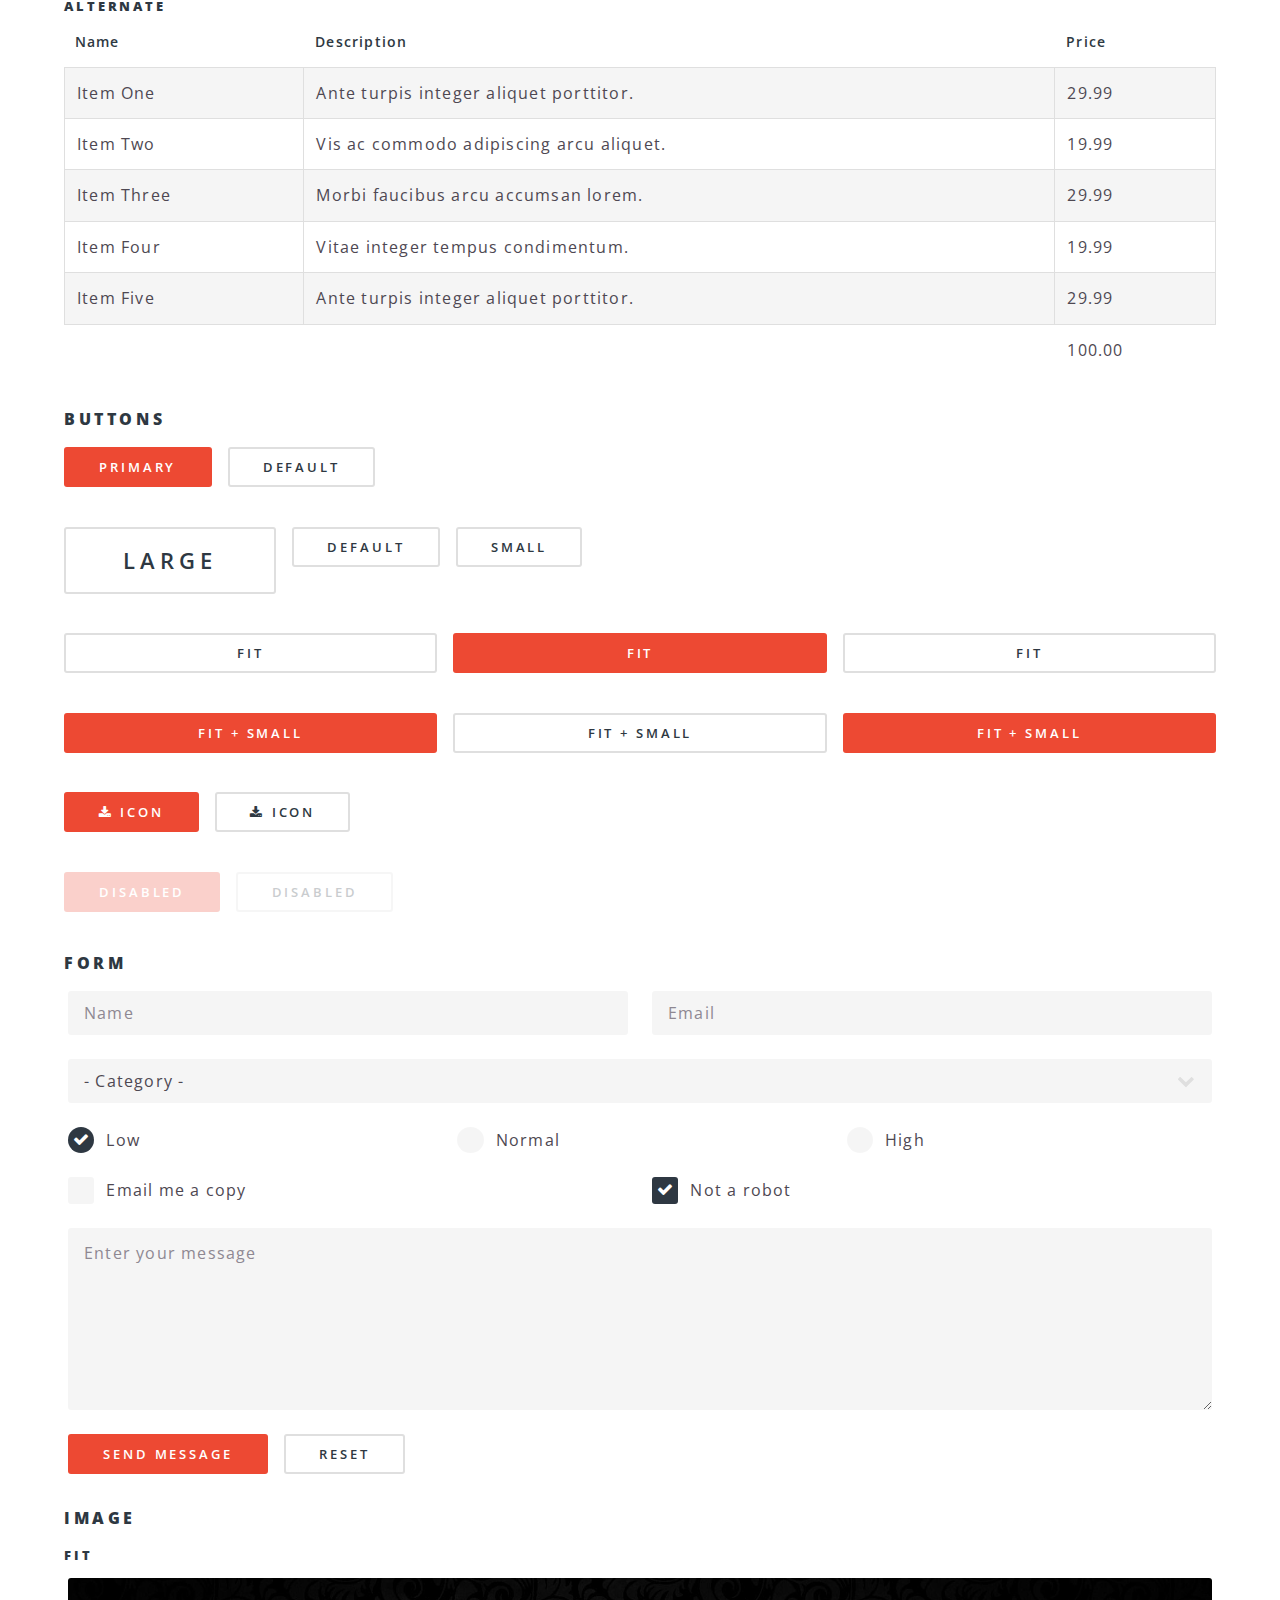
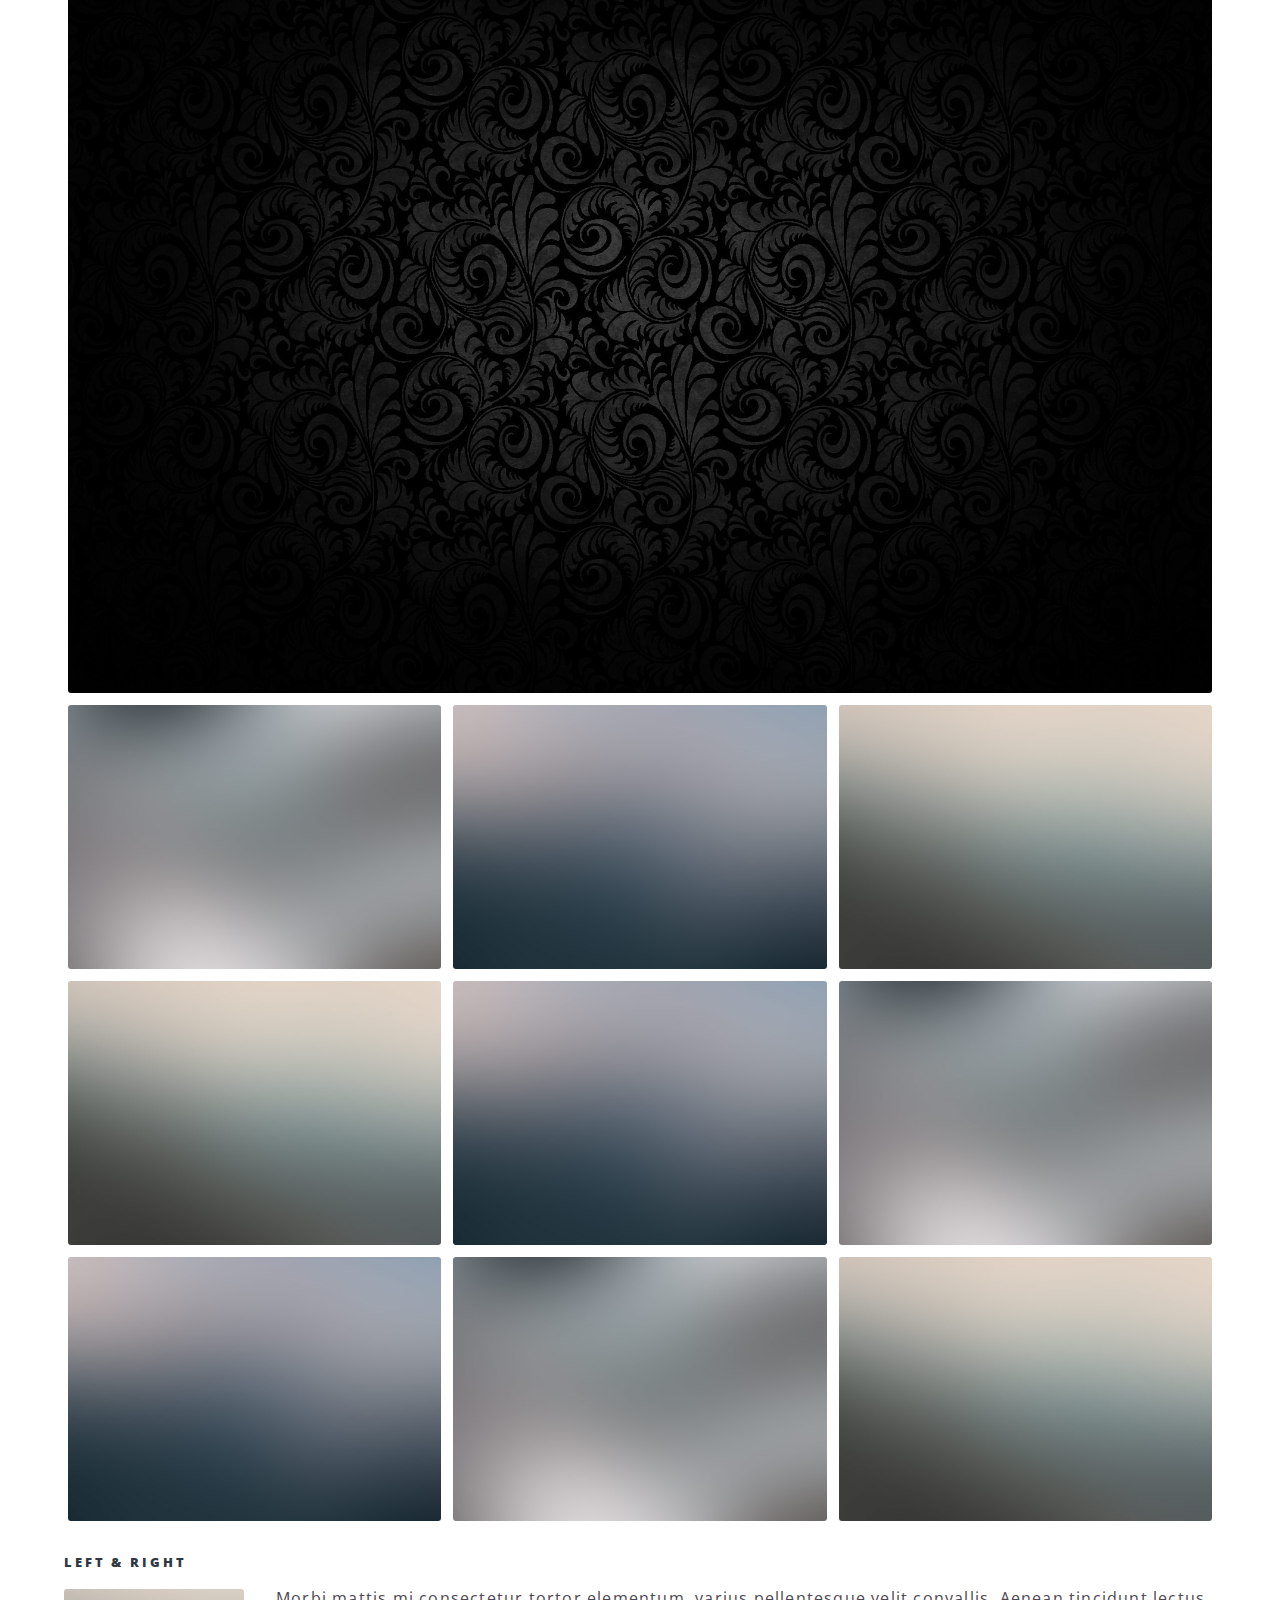
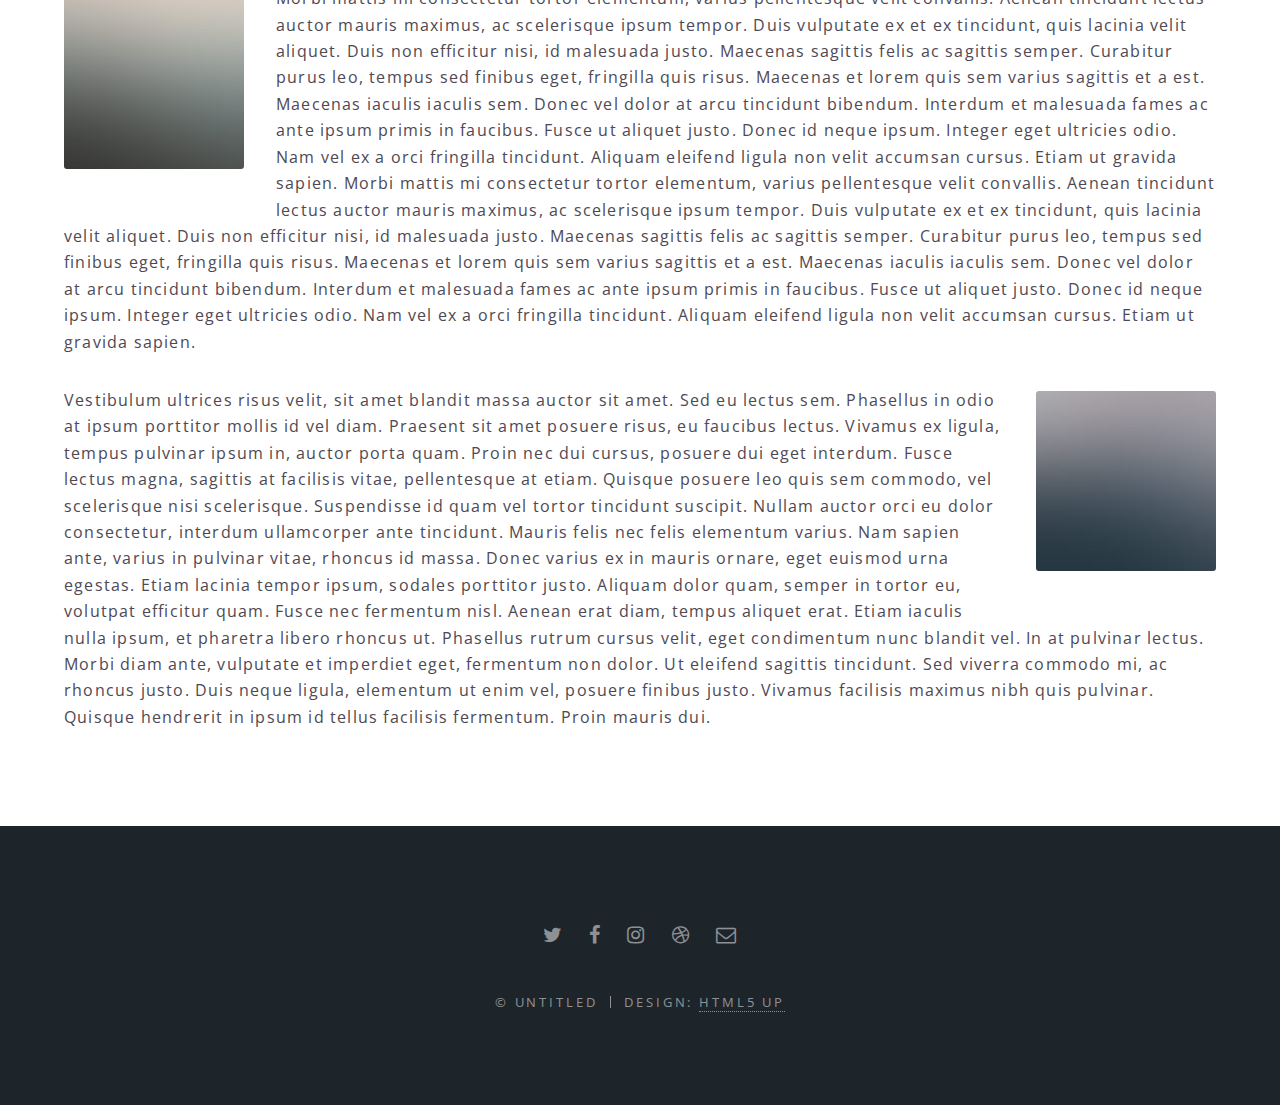
<file: elements.html>
<!DOCTYPE HTML>
<!--
	Spectral by HTML5 UP
	html5up.net | @ajlkn
	Free for personal and commercial use under the CCA 3.0 license (html5up.net/license)
-->
<html>
	<head>
		<title>Elements - Spectral by HTML5 UP</title>
		<meta charset="utf-8" />
		<meta name="viewport" content="width=device-width, initial-scale=1, user-scalable=no" />
		<link rel="stylesheet" href="assets/css/main.css" />
		<noscript><link rel="stylesheet" href="assets/css/noscript.css" /></noscript>
	</head>
	<body class="is-preload">

		<!-- Page Wrapper -->
			<div id="page-wrapper">

				<!-- Header -->
					<header id="header">
						<h1><a href="index.html">Spectral</a></h1>
						<nav id="nav">
							<ul>
								<li class="special">
									<a href="#menu" class="menuToggle"><span>Menu</span></a>
									<div id="menu">
										<ul>
											<li><a href="index.html">Home</a></li>
											<li><a href="generic.html">Generic</a></li>
											<li><a href="elements.html">Elements</a></li>
											<li><a href="#">Sign Up</a></li>
											<li><a href="#">Log In</a></li>
										</ul>
									</div>
								</li>
							</ul>
						</nav>
					</header>

				<!-- Main -->
					<article id="main">
						<header>
							<h2>Elements</h2>
							<p>Aliquam ut ex ut interdum donec amet imperdiet eleifend</p>
						</header>
						<section class="wrapper style5">
							<div class="inner">

								<section>
									<h4>Text</h4>
									<p>This is <b>bold</b> and this is <strong>strong</strong>. This is <i>italic</i> and this is <em>emphasized</em>.
									This is <sup>superscript</sup> text and this is <sub>subscript</sub> text.
									This is <u>underlined</u> and this is code: <code>for (;;) { ... }</code>. Finally, <a href="#">this is a link</a>.</p>
									<hr />
									<header>
										<h4>Heading with a Subtitle</h4>
										<p>Lorem ipsum dolor sit amet nullam id egestas urna aliquam</p>
									</header>
									<p>Nunc lacinia ante nunc ac lobortis. Interdum adipiscing gravida odio porttitor sem non mi integer non faucibus ornare mi ut ante amet placerat aliquet. Volutpat eu sed ante lacinia sapien lorem accumsan varius montes viverra nibh in adipiscing blandit tempus accumsan.</p>
									<header>
										<h5>Heading with a Subtitle</h5>
										<p>Lorem ipsum dolor sit amet nullam id egestas urna aliquam</p>
									</header>
									<p>Nunc lacinia ante nunc ac lobortis. Interdum adipiscing gravida odio porttitor sem non mi integer non faucibus ornare mi ut ante amet placerat aliquet. Volutpat eu sed ante lacinia sapien lorem accumsan varius montes viverra nibh in adipiscing blandit tempus accumsan.</p>
									<hr />
									<h2>Heading Level 2</h2>
									<h3>Heading Level 3</h3>
									<h4>Heading Level 4</h4>
									<h5>Heading Level 5</h5>
									<h6>Heading Level 6</h6>
									<hr />
									<h5>Blockquote</h5>
									<blockquote>Fringilla nisl. Donec accumsan interdum nisi, quis tincidunt felis sagittis eget tempus euismod. Vestibulum ante ipsum primis in faucibus vestibulum. Blandit adipiscing eu felis iaculis volutpat ac adipiscing accumsan faucibus. Vestibulum ante ipsum primis in faucibus lorem ipsum dolor sit amet nullam adipiscing eu felis.</blockquote>
									<h5>Preformatted</h5>
									<pre><code>i = 0;

while (!deck.isInOrder()) {
  print 'Iteration ' + i;
  deck.shuffle();
  i++;
}

print 'It took ' + i + ' iterations to sort the deck.';</code></pre>
								</section>

								<section>
									<h4>Lists</h4>
									<div class="row">
										<div class="col-6 col-12-medium">
											<h5>Unordered</h5>
											<ul>
												<li>Dolor pulvinar etiam.</li>
												<li>Sagittis adipiscing.</li>
												<li>Felis enim feugiat.</li>
											</ul>
											<h5>Alternate</h5>
											<ul class="alt">
												<li>Dolor pulvinar etiam.</li>
												<li>Sagittis adipiscing.</li>
												<li>Felis enim feugiat.</li>
											</ul>
										</div>
										<div class="col-6 col-12-medium">
											<h5>Ordered</h5>
											<ol>
												<li>Dolor pulvinar etiam.</li>
												<li>Etiam vel felis viverra.</li>
												<li>Felis enim feugiat.</li>
												<li>Dolor pulvinar etiam.</li>
												<li>Etiam vel felis lorem.</li>
												<li>Felis enim et feugiat.</li>
											</ol>
											<h5>Icons</h5>
											<ul class="icons">
												<li><a href="#" class="icon fa-twitter"><span class="label">Twitter</span></a></li>
												<li><a href="#" class="icon fa-facebook"><span class="label">Facebook</span></a></li>
												<li><a href="#" class="icon fa-instagram"><span class="label">Instagram</span></a></li>
												<li><a href="#" class="icon fa-github"><span class="label">Github</span></a></li>
											</ul>
										</div>
									</div>
									<h5>Actions</h5>
									<div class="row">
										<div class="col-6 col-12-medium">
											<ul class="actions">
												<li><a href="#" class="button primary">Default</a></li>
												<li><a href="#" class="button">Default</a></li>
											</ul>
											<ul class="actions small">
												<li><a href="#" class="button primary small">Small</a></li>
												<li><a href="#" class="button small">Small</a></li>
											</ul>
											<ul class="actions stacked">
												<li><a href="#" class="button primary">Default</a></li>
												<li><a href="#" class="button">Default</a></li>
											</ul>
											<ul class="actions stacked">
												<li><a href="#" class="button primary small">Small</a></li>
												<li><a href="#" class="button small">Small</a></li>
											</ul>
										</div>
										<div class="col-6 col-12-medium">
											<ul class="actions stacked">
												<li><a href="#" class="button primary fit">Default</a></li>
												<li><a href="#" class="button fit">Default</a></li>
											</ul>
											<ul class="actions stacked">
												<li><a href="#" class="button primary small fit">Small</a></li>
												<li><a href="#" class="button small fit">Small</a></li>
											</ul>
										</div>
									</div>
								</section>

								<section>
									<h4>Table</h4>
									<h5>Default</h5>
									<div class="table-wrapper">
										<table>
											<thead>
												<tr>
													<th>Name</th>
													<th>Description</th>
													<th>Price</th>
												</tr>
											</thead>
											<tbody>
												<tr>
													<td>Item One</td>
													<td>Ante turpis integer aliquet porttitor.</td>
													<td>29.99</td>
												</tr>
												<tr>
													<td>Item Two</td>
													<td>Vis ac commodo adipiscing arcu aliquet.</td>
													<td>19.99</td>
												</tr>
												<tr>
													<td>Item Three</td>
													<td> Morbi faucibus arcu accumsan lorem.</td>
													<td>29.99</td>
												</tr>
												<tr>
													<td>Item Four</td>
													<td>Vitae integer tempus condimentum.</td>
													<td>19.99</td>
												</tr>
												<tr>
													<td>Item Five</td>
													<td>Ante turpis integer aliquet porttitor.</td>
													<td>29.99</td>
												</tr>
											</tbody>
											<tfoot>
												<tr>
													<td colspan="2"></td>
													<td>100.00</td>
												</tr>
											</tfoot>
										</table>
									</div>

									<h5>Alternate</h5>
									<div class="table-wrapper">
										<table class="alt">
											<thead>
												<tr>
													<th>Name</th>
													<th>Description</th>
													<th>Price</th>
												</tr>
											</thead>
											<tbody>
												<tr>
													<td>Item One</td>
													<td>Ante turpis integer aliquet porttitor.</td>
													<td>29.99</td>
												</tr>
												<tr>
													<td>Item Two</td>
													<td>Vis ac commodo adipiscing arcu aliquet.</td>
													<td>19.99</td>
												</tr>
												<tr>
													<td>Item Three</td>
													<td> Morbi faucibus arcu accumsan lorem.</td>
													<td>29.99</td>
												</tr>
												<tr>
													<td>Item Four</td>
													<td>Vitae integer tempus condimentum.</td>
													<td>19.99</td>
												</tr>
												<tr>
													<td>Item Five</td>
													<td>Ante turpis integer aliquet porttitor.</td>
													<td>29.99</td>
												</tr>
											</tbody>
											<tfoot>
												<tr>
													<td colspan="2"></td>
													<td>100.00</td>
												</tr>
											</tfoot>
										</table>
									</div>
								</section>

								<section>
									<h4>Buttons</h4>
									<ul class="actions">
										<li><a href="#" class="button primary">Primary</a></li>
										<li><a href="#" class="button">Default</a></li>
									</ul>
									<ul class="actions">
										<li><a href="#" class="button large">Large</a></li>
										<li><a href="#" class="button">Default</a></li>
										<li><a href="#" class="button small">Small</a></li>
									</ul>
									<ul class="actions fit">
										<li><a href="#" class="button fit">Fit</a></li>
										<li><a href="#" class="button primary fit">Fit</a></li>
										<li><a href="#" class="button fit">Fit</a></li>
									</ul>
									<ul class="actions fit small">
										<li><a href="#" class="button primary fit small">Fit + Small</a></li>
										<li><a href="#" class="button fit small">Fit + Small</a></li>
										<li><a href="#" class="button primary fit small">Fit + Small</a></li>
									</ul>
									<ul class="actions">
										<li><a href="#" class="button primary icon fa-download">Icon</a></li>
										<li><a href="#" class="button icon fa-download">Icon</a></li>
									</ul>
									<ul class="actions">
										<li><span class="button primary disabled">Disabled</span></li>
										<li><span class="button disabled">Disabled</span></li>
									</ul>
								</section>

								<section>
									<h4>Form</h4>
									<form method="post" action="#">
										<div class="row gtr-uniform">
											<div class="col-6 col-12-xsmall">
												<input type="text" name="demo-name" id="demo-name" value="" placeholder="Name" />
											</div>
											<div class="col-6 col-12-xsmall">
												<input type="email" name="demo-email" id="demo-email" value="" placeholder="Email" />
											</div>
											<div class="col-12">
												<select name="demo-category" id="demo-category">
													<option value="">- Category -</option>
													<option value="1">Manufacturing</option>
													<option value="1">Shipping</option>
													<option value="1">Administration</option>
													<option value="1">Human Resources</option>
												</select>
											</div>
											<div class="col-4 col-12-small">
												<input type="radio" id="demo-priority-low" name="demo-priority" checked>
												<label for="demo-priority-low">Low</label>
											</div>
											<div class="col-4 col-12-small">
												<input type="radio" id="demo-priority-normal" name="demo-priority">
												<label for="demo-priority-normal">Normal</label>
											</div>
											<div class="col-4 col-12-small">
												<input type="radio" id="demo-priority-high" name="demo-priority">
												<label for="demo-priority-high">High</label>
											</div>
											<div class="col-6 col-12-small">
												<input type="checkbox" id="demo-copy" name="demo-copy">
												<label for="demo-copy">Email me a copy</label>
											</div>
											<div class="col-6 col-12-small">
												<input type="checkbox" id="demo-human" name="demo-human" checked>
												<label for="demo-human">Not a robot</label>
											</div>
											<div class="col-12">
												<textarea name="demo-message" id="demo-message" placeholder="Enter your message" rows="6"></textarea>
											</div>
											<div class="col-12">
												<ul class="actions">
													<li><input type="submit" value="Send Message" class="primary" /></li>
													<li><input type="reset" value="Reset" /></li>
												</ul>
											</div>
										</div>
									</form>
								</section>

								<section>
									<h4>Image</h4>
									<h5>Fit</h5>
									<div class="box alt">
										<div class="row gtr-50 gtr-uniform">
											<div class="col-12"><span class="image fit"><img src="images/banner.jpg" alt="" /></span></div>
											<div class="col-4"><span class="image fit"><img src="images/pic01.jpg" alt="" /></span></div>
											<div class="col-4"><span class="image fit"><img src="images/pic02.jpg" alt="" /></span></div>
											<div class="col-4"><span class="image fit"><img src="images/pic03.jpg" alt="" /></span></div>
											<div class="col-4"><span class="image fit"><img src="images/pic03.jpg" alt="" /></span></div>
											<div class="col-4"><span class="image fit"><img src="images/pic02.jpg" alt="" /></span></div>
											<div class="col-4"><span class="image fit"><img src="images/pic01.jpg" alt="" /></span></div>
											<div class="col-4"><span class="image fit"><img src="images/pic02.jpg" alt="" /></span></div>
											<div class="col-4"><span class="image fit"><img src="images/pic01.jpg" alt="" /></span></div>
											<div class="col-4"><span class="image fit"><img src="images/pic03.jpg" alt="" /></span></div>
										</div>
									</div>
									<h5>Left &amp; Right</h5>
									<p><span class="image left"><img src="images/pic04.jpg" alt="" /></span>Morbi mattis mi consectetur tortor elementum, varius pellentesque velit convallis. Aenean tincidunt lectus auctor mauris maximus, ac scelerisque ipsum tempor. Duis vulputate ex et ex tincidunt, quis lacinia velit aliquet. Duis non efficitur nisi, id malesuada justo. Maecenas sagittis felis ac sagittis semper. Curabitur purus leo, tempus sed finibus eget, fringilla quis risus. Maecenas et lorem quis sem varius sagittis et a est. Maecenas iaculis iaculis sem. Donec vel dolor at arcu tincidunt bibendum. Interdum et malesuada fames ac ante ipsum primis in faucibus. Fusce ut aliquet justo. Donec id neque ipsum. Integer eget ultricies odio. Nam vel ex a orci fringilla tincidunt. Aliquam eleifend ligula non velit accumsan cursus. Etiam ut gravida sapien. Morbi mattis mi consectetur tortor elementum, varius pellentesque velit convallis. Aenean tincidunt lectus auctor mauris maximus, ac scelerisque ipsum tempor. Duis vulputate ex et ex tincidunt, quis lacinia velit aliquet. Duis non efficitur nisi, id malesuada justo. Maecenas sagittis felis ac sagittis semper. Curabitur purus leo, tempus sed finibus eget, fringilla quis risus. Maecenas et lorem quis sem varius sagittis et a est. Maecenas iaculis iaculis sem. Donec vel dolor at arcu tincidunt bibendum. Interdum et malesuada fames ac ante ipsum primis in faucibus. Fusce ut aliquet justo. Donec id neque ipsum. Integer eget ultricies odio. Nam vel ex a orci fringilla tincidunt. Aliquam eleifend ligula non velit accumsan cursus. Etiam ut gravida sapien.</p>
									<p><span class="image right"><img src="images/pic05.jpg" alt="" /></span>Vestibulum ultrices risus velit, sit amet blandit massa auctor sit amet. Sed eu lectus sem. Phasellus in odio at ipsum porttitor mollis id vel diam. Praesent sit amet posuere risus, eu faucibus lectus. Vivamus ex ligula, tempus pulvinar ipsum in, auctor porta quam. Proin nec dui cursus, posuere dui eget interdum. Fusce lectus magna, sagittis at facilisis vitae, pellentesque at etiam. Quisque posuere leo quis sem commodo, vel scelerisque nisi scelerisque. Suspendisse id quam vel tortor tincidunt suscipit. Nullam auctor orci eu dolor consectetur, interdum ullamcorper ante tincidunt. Mauris felis nec felis elementum varius. Nam sapien ante, varius in pulvinar vitae, rhoncus id massa. Donec varius ex in mauris ornare, eget euismod urna egestas. Etiam lacinia tempor ipsum, sodales porttitor justo. Aliquam dolor quam, semper in tortor eu, volutpat efficitur quam. Fusce nec fermentum nisl. Aenean erat diam, tempus aliquet erat. Etiam iaculis nulla ipsum, et pharetra libero rhoncus ut. Phasellus rutrum cursus velit, eget condimentum nunc blandit vel. In at pulvinar lectus. Morbi diam ante, vulputate et imperdiet eget, fermentum non dolor. Ut eleifend sagittis tincidunt. Sed viverra commodo mi, ac rhoncus justo. Duis neque ligula, elementum ut enim vel, posuere finibus justo. Vivamus facilisis maximus nibh quis pulvinar. Quisque hendrerit in ipsum id tellus facilisis fermentum. Proin mauris dui.</p>
								</section>

							</div>
						</section>
					</article>

				<!-- Footer -->
					<footer id="footer">
						<ul class="icons">
							<li><a href="#" class="icon fa-twitter"><span class="label">Twitter</span></a></li>
							<li><a href="#" class="icon fa-facebook"><span class="label">Facebook</span></a></li>
							<li><a href="#" class="icon fa-instagram"><span class="label">Instagram</span></a></li>
							<li><a href="#" class="icon fa-dribbble"><span class="label">Dribbble</span></a></li>
							<li><a href="#" class="icon fa-envelope-o"><span class="label">Email</span></a></li>
						</ul>
						<ul class="copyright">
							<li>&copy; Untitled</li><li>Design: <a href="http://html5up.net">HTML5 UP</a></li>
						</ul>
					</footer>

			</div>

		<!-- Scripts -->
			<script src="assets/js/jquery.min.js"></script>
			<script src="assets/js/jquery.scrollex.min.js"></script>
			<script src="assets/js/jquery.scrolly.min.js"></script>
			<script src="assets/js/browser.min.js"></script>
			<script src="assets/js/breakpoints.min.js"></script>
			<script src="assets/js/util.js"></script>
			<script src="assets/js/main.js"></script>

	</body>
</html>
</file>
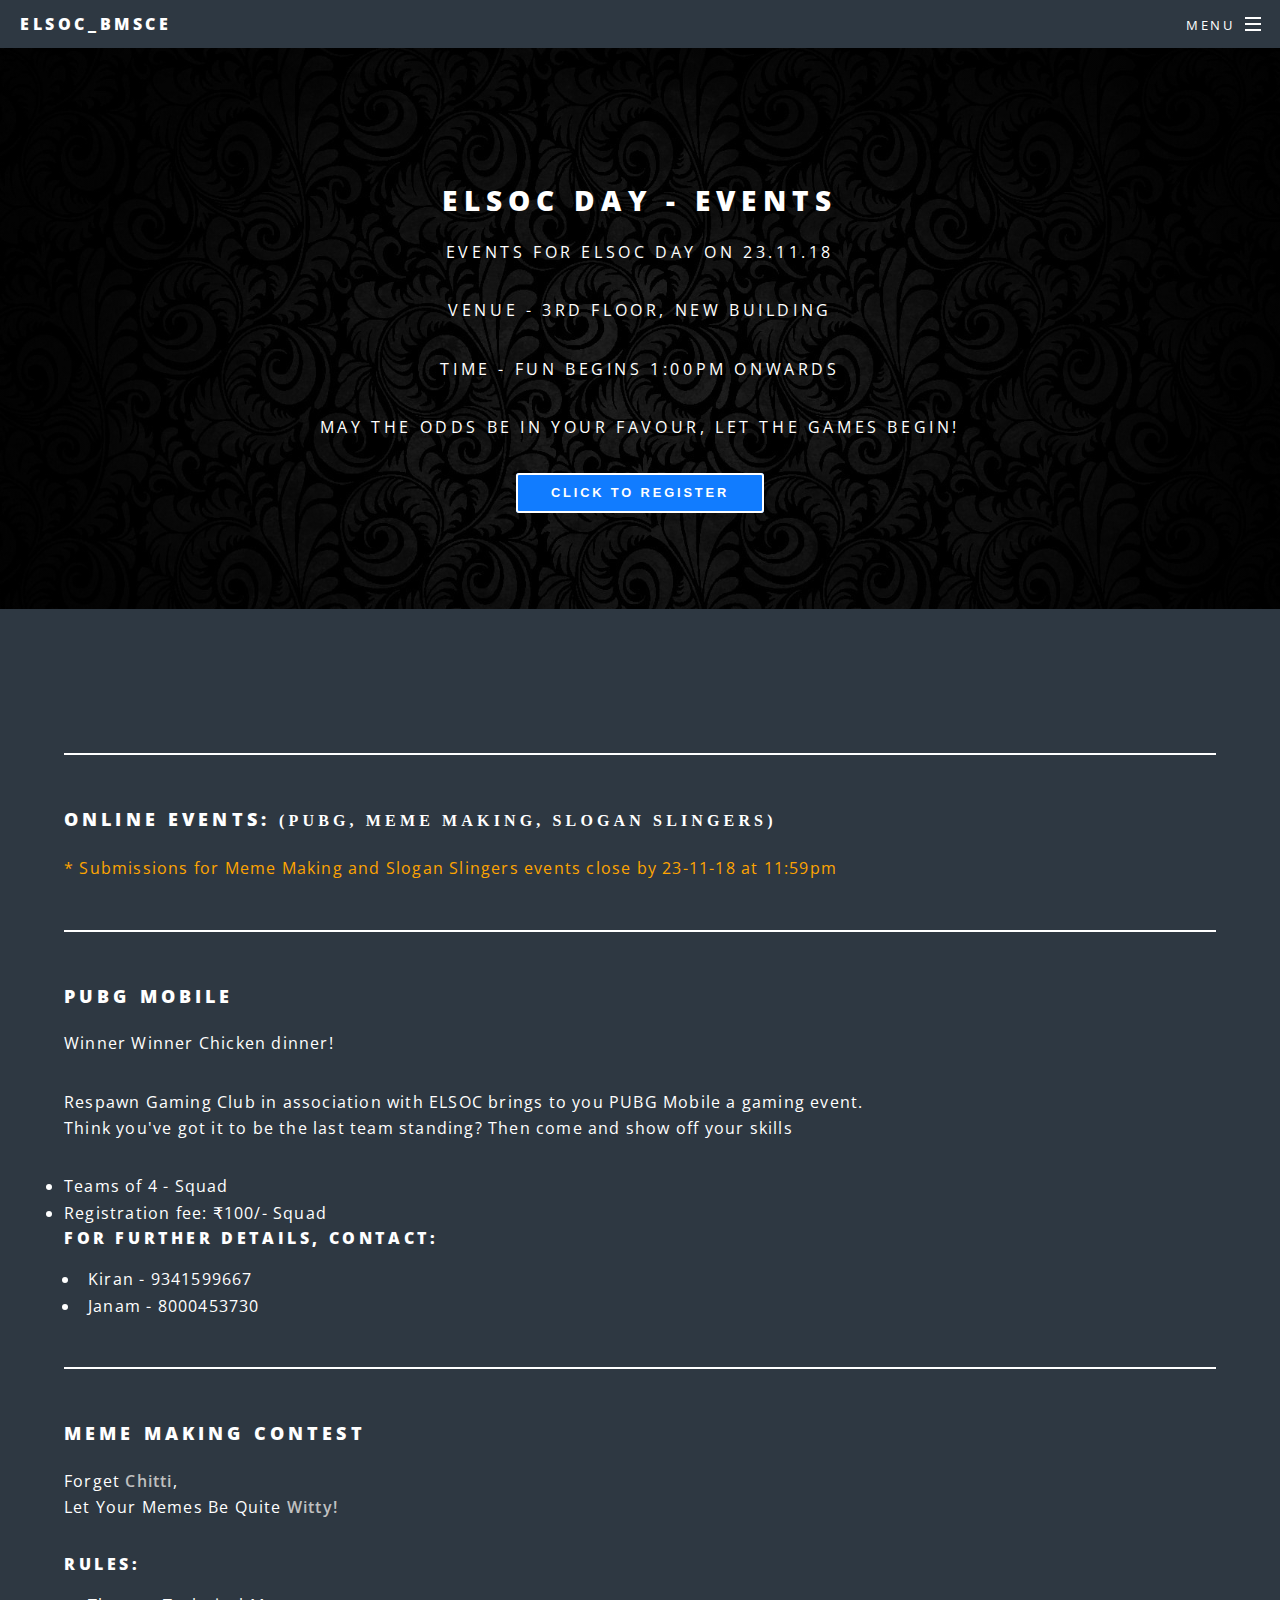
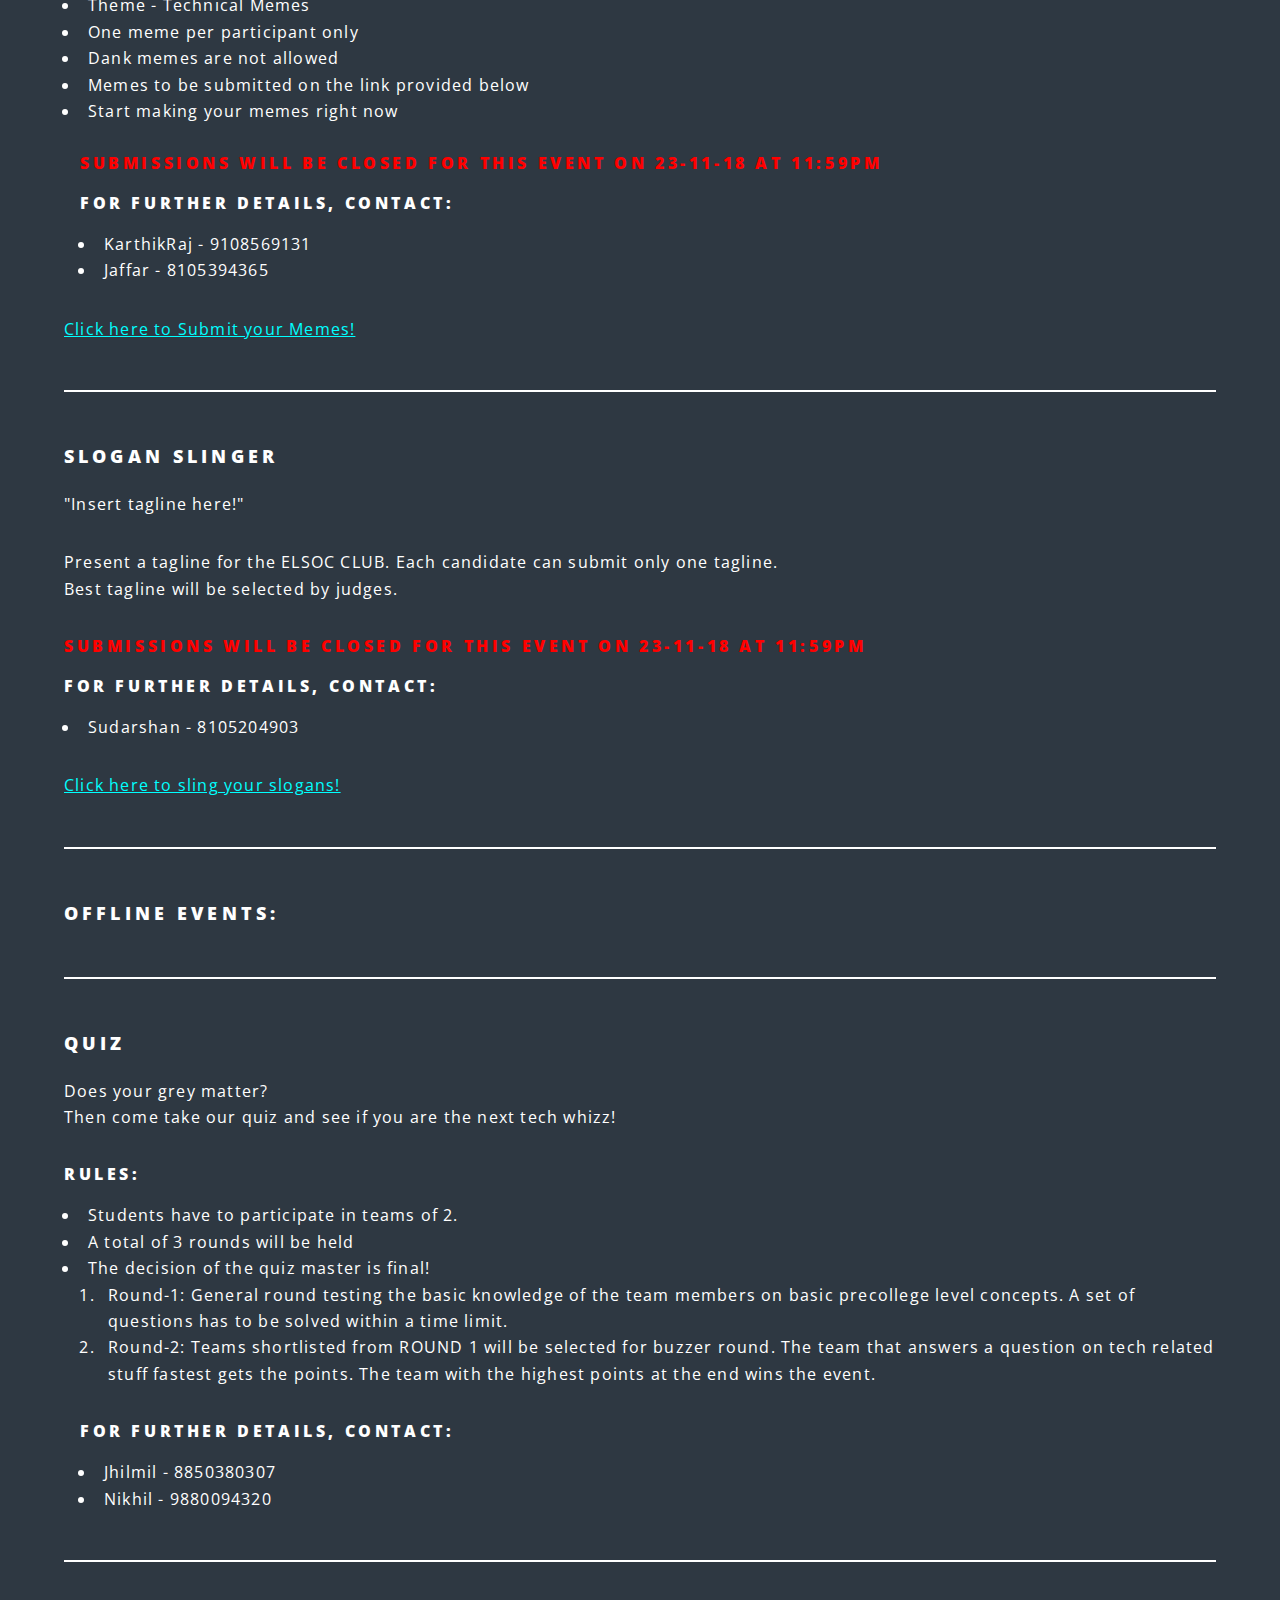
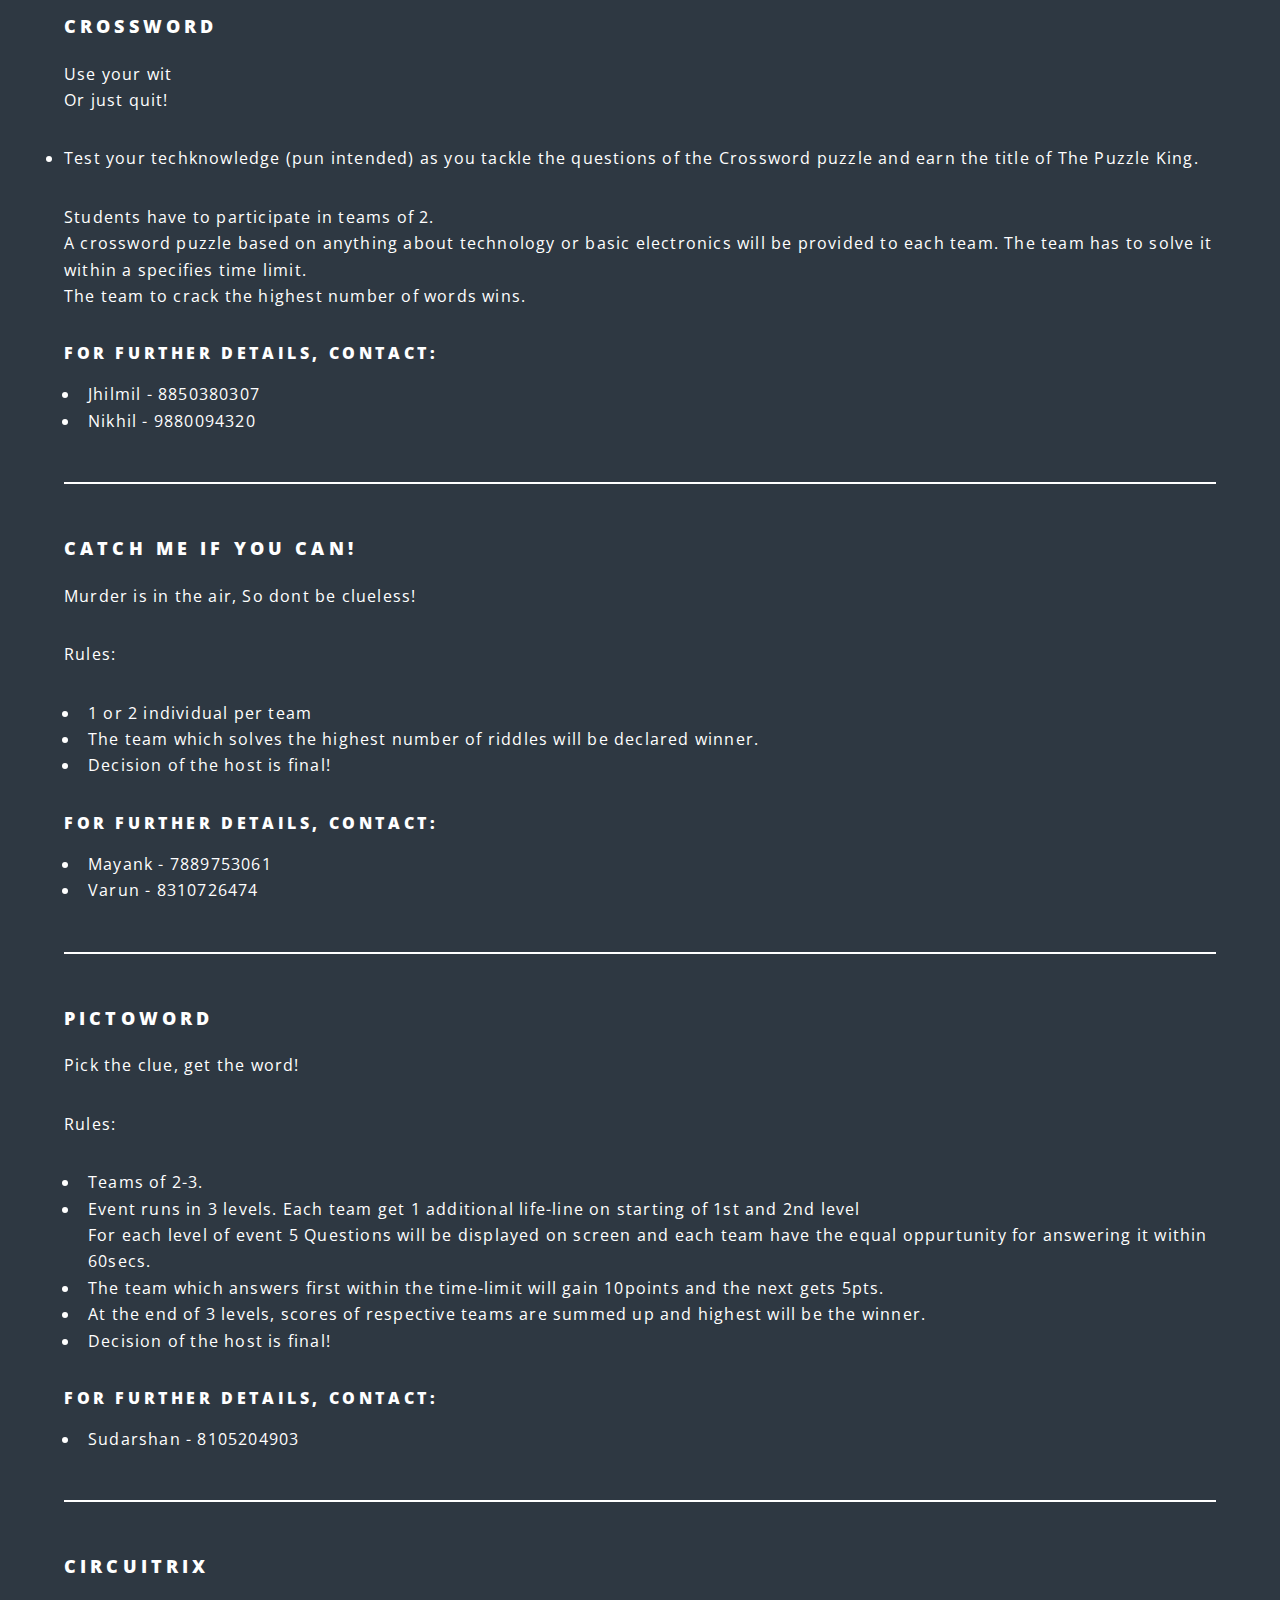
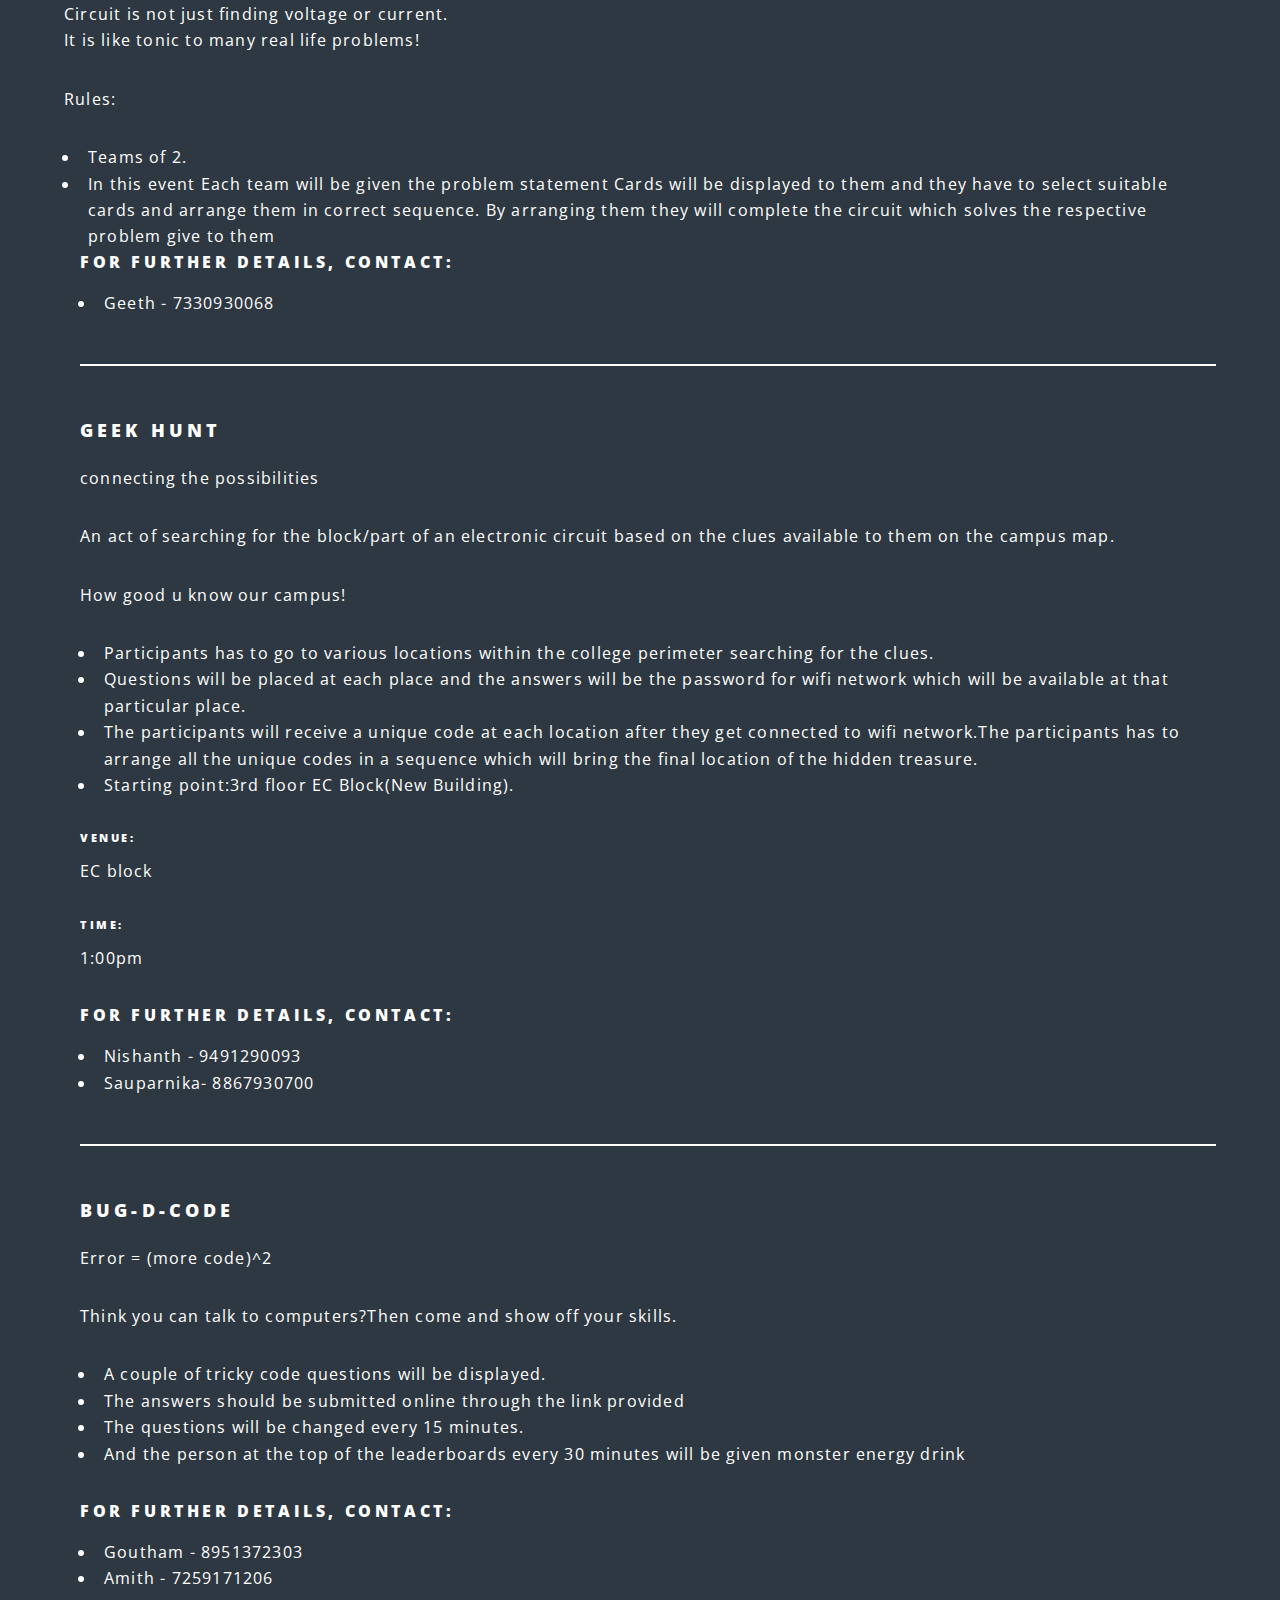
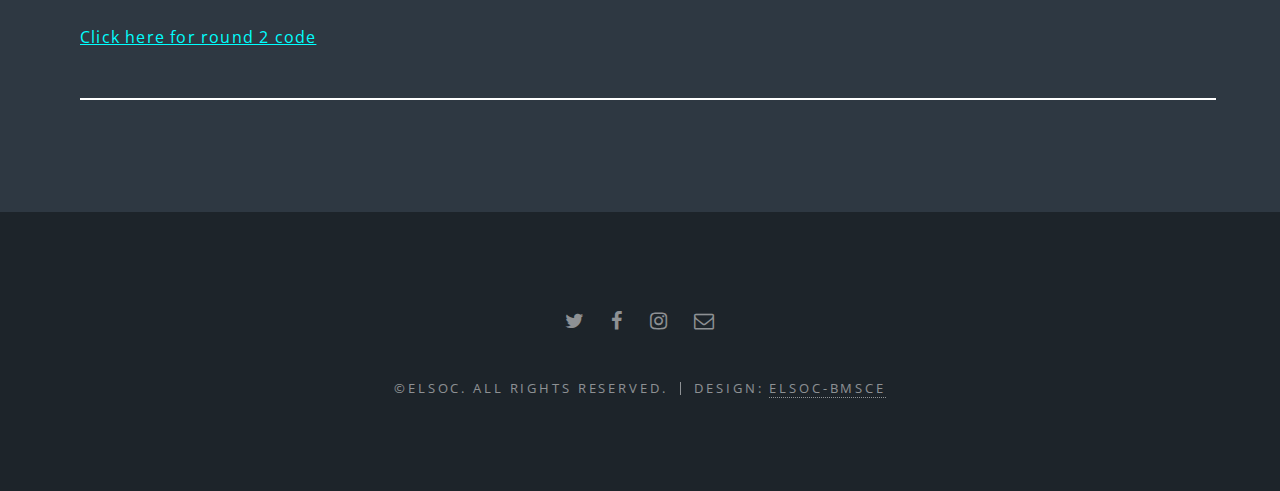
<file: elsoc_day.html>
<!DOCTYPE HTML>
<!--
	Spectral by HTML5 UP
	html5up.net | @ajlkn
	Free for personal and commercial use under the CCA 3.0 license (html5up.net/license)
-->
<html>
	<head>
		<title>ELSOC-BMSCE</title>
		<meta charset="utf-8" />
		<meta name="viewport" content="width=device-width, initial-scale=1, user-scalable=no" />
		<link rel="stylesheet" href="assets/css/main.css" />
		<noscript><link rel="stylesheet" href="assets/css/noscript.css" /></noscript>
	</head>
	<body class="is-preload">

		<!-- Page Wrapper -->
			<div id="page-wrapper">

				<!-- Header -->
					<header id="header">
						<h1><a href="index.html">ELSOC_BMSCE</a></h1>
						<nav id="nav">
							<ul>
								<li class="special">
									<a href="#menu" class="menuToggle"><span>Menu</span></a>
									<div id="menu">
										<ul>
											<li><a href="index.html">Home</a></li>
                                            <li><a href="Events.html">Events</a></li>  
                                            <li><a href="workshops.html">Workshops&nbsp<button type="button" style="background-color: #363534" "border:none" "color:white" ><span class="blink_text"><font face="Comic sans MS">New</font></span></button></a></li>
											<li><a href="About.html">About</a></li>
										</ul>
									</div>
								</li>
							</ul>
						</nav>
					</header>

				<!-- Main -->
					<article id="main">
						<header>
							<h2>ELSOC Day - Events</h2>
							<p>Events for ELSOC day on 23.11.18</p>
							<p>Venue - 3rd floor, New Building</p>
							<p>Time - Fun begins 1:00pm onwards</p>
							<p>May the odds be in your favour, Let the games begin!</p>
                            <a href="https://goo.gl/forms/NhX9UlRIrdaxjkJv2"><button type="button" style="background-color: #117cff" "border:none" "color:white" "text-align: center" value="Click to Register">Click To Register</button></a>
						</header>
						<section class="wrapper style6">
							<div class="inner">
                                <hr />
                                <h3>Online Events: <font face="Comic sans MS" size="3">(PUBG, Meme Making, Slogan Slingers)</font></h3>
                                <span class="blink_text" style="color: orange">* Submissions for Meme Making and Slogan Slingers events close by 23-11-18 at 11:59pm</span>
                                <hr />
                                
                                
                                <h3>PUBG Mobile</h3>
                                <p>Winner Winner Chicken dinner!</p>
                                <p>Respawn Gaming Club in association with ELSOC brings to you PUBG Mobile a gaming event.<br>
                                    Think you've got it to be the last team standing? Then come and show off your skills</p>
                                <li>Teams of 4 - Squad</li>
                                <li>Registration fee: ₹100/- Squad</li>
                                <h4>For further Details, Contact:</h4>
                                 <ul>
                                    <li>Kiran - 9341599667</li>
                                    <li>Janam - 8000453730 </li>
                                </ul>
                                
                                <hr />
								<h3>Meme Making Contest</h3>
								<p>Forget <b style="color: silver">Chitti</b>,<br>
                                    Let Your Memes Be Quite <b style="color: silver">Witty!</b></p>
                                <h4>Rules:</h4>
                                <ul>
                                <li>Theme - Technical Memes</li>
                                <li>One meme per participant only</li>
                                <li>Dank memes are not allowed</li>
                                <li>Memes to be submitted on the link provided below</li>
                                <li>Start making your memes right now</li><br>
                                <h4 style="color: red">Submissions will be closed for this event on 23-11-18 at 11:59pm</h4>
                                <h4>For further Details, Contact:</h4>
                                <ul>
                                    <li>KarthikRaj - 9108569131</li>
                                    <li>Jaffar     - 8105394365</li>
                                </ul>
                                
                                </ul>

								<a href="https://goo.gl/XiHd3k" style="color: aqua"><p><u>Click here to Submit your Memes!</u></p></a>

								<hr />

								<h3>Slogan Slinger</h3>
								<p>"Insert tagline here!"</p>
                                <p>Present a tagline for the ELSOC CLUB. Each candidate can submit only one tagline.<br>Best tagline will be selected by judges.</p>
                                <h4 style="color: red">Submissions will be closed for this event on 23-11-18 at 11:59pm</h4>
                                <h4>For further Details, Contact:</h4>
                                 <ul>
                                    <li>Sudarshan - 8105204903</li>
                                </ul>
                                <a href="https://goo.gl/pxi3Tr" style="color:aqua"><p><u>Click here to sling your slogans!</u></p></a>
                                
                                <hr />

                                <h3>Offline events:</h3>
                                <hr />
                                <h3>Quiz</h3>
								<p>Does your grey matter?<br>
                                    Then come take our quiz and see if you are the next tech whizz!</p>
                                <h4>Rules:</h4>
                                <ul>
                                  <li>Students have to participate in teams of 2.</li>
                                  <li>A total of 3 rounds will be held</li>
                                  <li>The decision of the quiz master is final!</li>
                                    <ol>
                                        <li>Round-1: General round testing the basic knowledge of the team members on basic precollege level concepts. A set of questions has to be solved within a time limit.</li>
                                        <li>Round-2: Teams shortlisted from ROUND 1 will be selected for buzzer round. The team that answers a question on tech related stuff fastest gets the points. The team with the highest points at the end wins the event.</li>
                                    </ol>
                                    <h4>For further Details, Contact:</h4>
                                 <ul>
                                    <li>Jhilmil - 8850380307</li>
                                    <li>Nikhil  - 9880094320</li>
                                </ul>
                                    
                                </ul>
                                
                                <hr />

                                <h3>Crossword</h3>
                                <p>Use your wit<br>
Or just quit!<br><li>Test your techknowledge (pun intended) as you tackle the questions of the Crossword puzzle and earn the title of The Puzzle King.</li></p>
								<p>Students have to participate in teams of 2.<br>
A crossword puzzle based on anything about technology or basic electronics will be provided to each team. The team has to solve it within a specifies time limit.<br>
The team to crack the highest number of words wins.</p>
                                <h4>For further Details, Contact:</h4>
                                 <ul>
                                    <li>Jhilmil - 8850380307</li>
                                    <li>Nikhil  - 9880094320</li>
                                </ul>
                                
                                <hr />
                                
                                <h3>Catch me if you can!</h3>
                                <p>Murder is in the air, So dont be clueless!</p>
                                <p>Rules:</p>
                                <ul>
                                <li>1 or 2 individual per team</li>
                                <li>The team which solves the highest number of riddles will be declared winner.</li>
                                <li>Decision of the host is final!</li>
                                </ul>
                                <h4>For further Details, Contact:</h4>
                                 <ul>
                                    <li>Mayank - 7889753061</li>
                                    <li>Varun  - 8310726474</li>
                                </ul>
                                
                                <hr />
                                
                                <h3>PictoWord</h3>
                                <p>Pick the clue, get the word!</p>
                                <p>Rules:</p>
                                <ul>
                                <li>Teams of 2-3.</li>
                                <li>Event runs in 3 levels. Each team get 1 additional life-line on starting of 1st and 2nd level<br>
                                    For each level of event 5 Questions will be displayed on screen and each team have the equal oppurtunity for answering it within 60secs.</li>
                                <li>The team which answers first within the time-limit will gain 10points and the next gets 5pts.</li>
                                <li>At the end of 3 levels, scores of respective teams are summed up and highest will be the winner.</li>
                                <li>Decision of the host is final!</li>
                                </ul>
                                <h4>For further Details, Contact:</h4>
                                 <ul>
                                    <li>Sudarshan - 8105204903</li>
                                </ul>
                                
                                <hr />
                                
                                <h3>Circuitrix</h3>
                                <p>Circuit is not just finding voltage or current.<br>It is like tonic to many real life problems!</p>
                                <p>Rules:</p>
                                <ul>
                                <li>Teams of 2.</li>
                                <li>In this event
Each team will be given the problem statement
Cards will be displayed to them and they have to select suitable cards and arrange them in  correct sequence.
By arranging them they will complete the circuit which solves the respective problem give to them</li>
                                <h4>For further Details, Contact:</h4>
                                 <ul>
                                    <li>Geeth - 7330930068</li>
                                </ul>
                                
                                <hr />
                                
                           
                                <h3>Geek Hunt</h3>
                                <p>connecting the possibilities</p>
                                <p>An act of searching for the block/part of an electronic circuit based on the clues available to them on the campus map. </p>
                                <p>How good u know our campus!</p>
                                <ul>
                                    <li>Participants has to go to various locations within the college perimeter searching for  the  clues.</li>
                                    <li>Questions will be placed at each place and the answers will be the password for wifi network which will be available at that particular place.</li>
                                    <li>The participants will receive a unique code at each location after they get connected to wifi network.The participants has to arrange all the unique codes in a sequence which will bring the final location of the hidden treasure.</li>
                                    <li>Starting point:3rd floor EC Block(New Building).</li>

                                </ul>
                                <h6>Venue:</h6> <p>EC block</p>
                                <h6>Time:</h6> <p>1:00pm</p>
                                <h4>For further Details, Contact:</h4>
                                 <ul>
                                    <li>Nishanth - 9491290093</li>
                                     <li>Sauparnika- 8867930700</li>
                                </ul>
                                
                                <hr />

                                
                                
                                <h3>Bug-D-Code</h3>
                                <p>Error = (more code)^2</p>
                                <p>Think you can talk to computers?Then come and show off your skills.</p>
                             
                                <ul>
				<li>A couple of tricky code questions will be displayed.</li>
                                <li>The answers should be submitted online through the link provided</li>
				<li>The questions will be changed every 15 minutes.</li>
                                <li>And the person at the top of the leaderboards every 30 minutes will be given monster energy drink</li>

                                </ul>
                              
                                <h4>For further Details, Contact:</h4>
                                 <ul>
                                    <li>Goutham - 8951372303</li>
                                     <li>Amith - 7259171206</li>
                                </ul>
                                
					<a href="bug_d_code_2.html" style="color: aqua"><p><u>Click here for round 2 code</u></p></a>
                                <hr />

                                
							</div>
						</section>
					</article>

				<!-- Footer -->
					<footer id="footer">
						<ul class="icons">
							<li><a href="#" class="icon fa-twitter"><span class="label">Twitter</span></a></li>
							<li><a href="#" class="icon fa-facebook"><span class="label">Facebook</span></a></li>
							<li><a href="https://www.instagram.com/elsocbmsce/" class="icon fa-instagram"><span class="label">Instagram</span></a></li>
<!--							<li><a href="#" class="icon fa-dribbble"><span class="label">Dribbble</span></a></li>-->
							<li><a href="mailto:queries.elsoc@gmail.com" class="icon fa-envelope-o"><span class="label">Email</span></a></li>
						</ul>
						<ul class="copyright">
                            <li>&copy;ELSOC. All rights reserved.</li><li>Design: <a href="https://github.com/ELSOC">ELSOC-BMSCE</a></li>
                        </ul>
					</footer>

			</div>

		<!-- Scripts -->
			<script src="assets/js/jquery.min.js"></script>
			<script src="assets/js/jquery.scrollex.min.js"></script>
			<script src="assets/js/jquery.scrolly.min.js"></script>
			<script src="assets/js/browser.min.js"></script>
			<script src="assets/js/breakpoints.min.js"></script>
			<script src="assets/js/util.js"></script>
			<script src="assets/js/main.js"></script>

	</body>
</html>
</file>
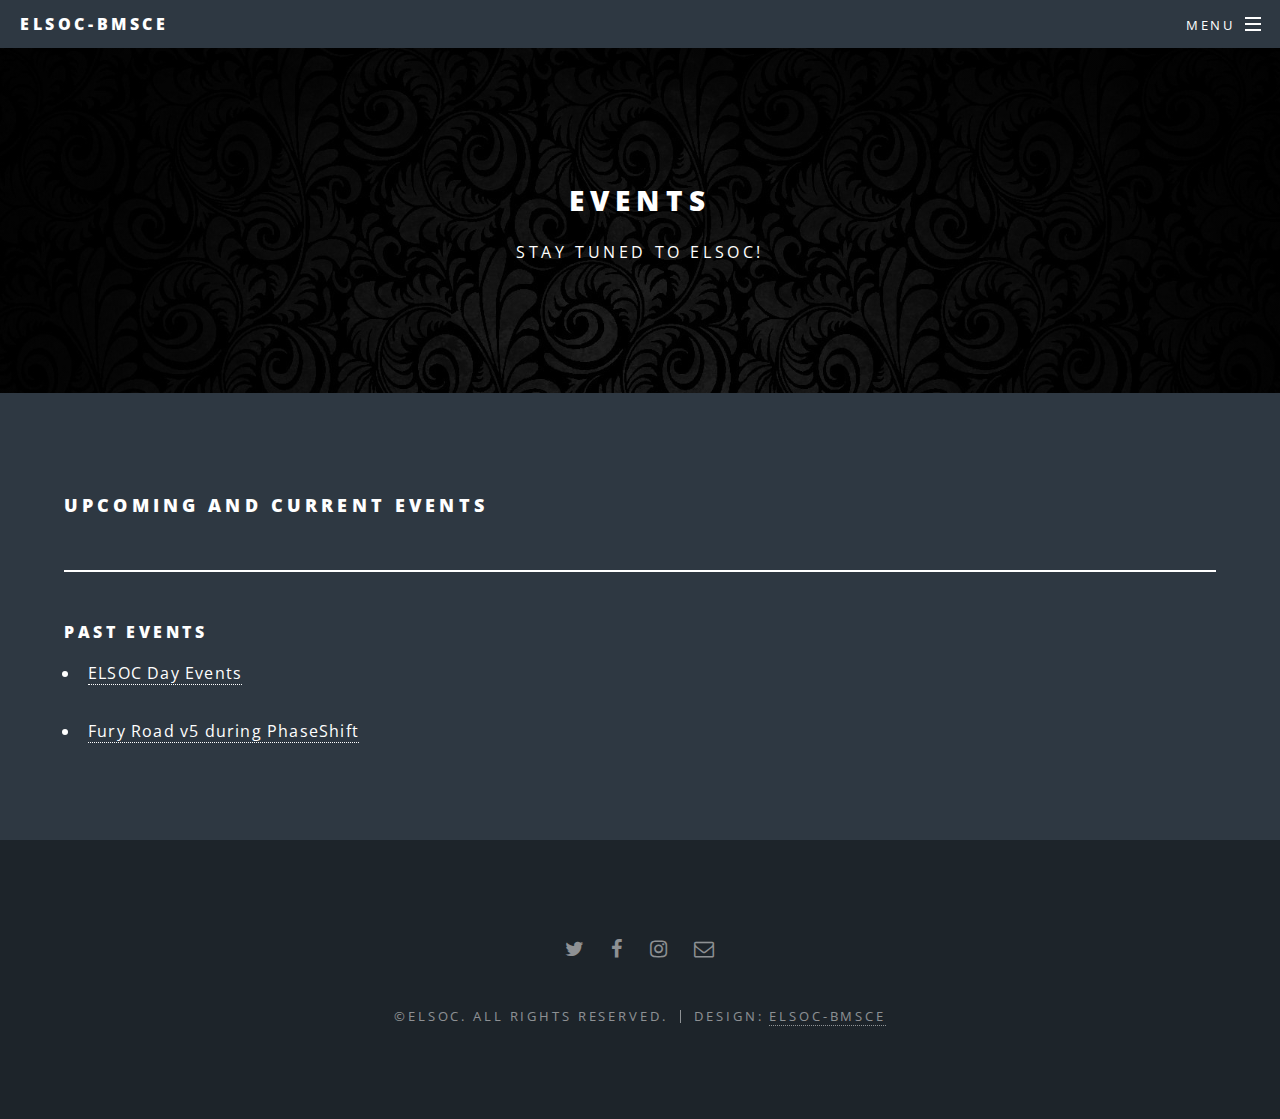
<file: Events.html>
<!DOCTYPE HTML>
<!--
	Spectral by HTML5 UP
	html5up.net | @ajlkn
	Free for personal and commercial use under the CCA 3.0 license (html5up.net/license)
-->
<html>
	<head>
		<title>ELSOC-BMSCE</title>
		<meta charset="utf-8" />
		<meta name="viewport" content="width=device-width, initial-scale=1, user-scalable=no" />
		<link rel="stylesheet" href="assets/css/main.css" />
		<noscript><link rel="stylesheet" href="assets/css/noscript.css" /></noscript>
	</head>
	<body class="is-preload">

		<!-- Page Wrapper -->
			<div id="page-wrapper">

				<!-- Header -->
					<header id="header">
						<h1><a href="index.html">ELSOC-BMSCE</a></h1>
						<nav id="nav">
							<ul>
								<li class="special">
									<a href="#menu" class="menuToggle"><span>Menu</span></a>
									<div id="menu">
										<ul>
											<li><a href="index.html">Home</a></li>
											<li><a href="Events.html">Events</a></li>                                 <li><a href="workshops.html">Workshops</a></li>
											<li><a href="workshops.html">Workshops&nbsp<button type="button" style="background-color: #363534" "border:none" "color:white" ><span class="blink_text"><font face="Comic sans MS">New</font></span></button></a></li>
											<li><a href="About.html">About Us</a></li>
<!--
											<li><a href="#">Sign Up</a></li>
											<li><a href="#">Log In</a></li>
-->
										</ul>
									</div>
								</li>
							</ul>
						</nav>
					</header>

				<!-- Main -->
					<article id="main">
						<header>
							<h2>Events</h2>
							<p>Stay tuned to ELSOC!</p>
						</header>
						<section class="wrapper style6">
							<div class="inner">

								<h3>Upcoming and Current Events</h3>

								<p></p>
                                    
                                

								<hr />

								<h4>Past Events</h4>
								<ul>
									<li><p><a href = "elsoc_day.html">ELSOC Day Events</a></p></li>
									<li><p><a href = "#">Fury Road v5 during PhaseShift</a></p></li>
								</ul>
								<p></p>

								<p></p>

							</div>
						</section>
					</article>

				<!-- Footer -->
					<footer id="footer">
						<ul class="icons">
							<li><a href="#" class="icon fa-twitter"><span class="label">Twitter</span></a></li>
							<li><a href="#" class="icon fa-facebook"><span class="label">Facebook</span></a></li>
							<li><a href="https://www.instagram.com/elsocbmsce/" class="icon fa-instagram"><span class="label">Instagram</span></a></li>
<!--							<li><a href="#" class="icon fa-dribbble"><span class="label">Dribbble</span></a></li>-->
<li><a href="mailto:queries.elsoc@gmail.com" class="icon fa-envelope-o"><span class="label">Email</span></a></li>						
                        </ul>
						<ul class="copyright">
							<li>&copy;ELSOC. All rights reserved.</li><li>Design: <a href="https://github.com/ELSOC">ELSOC-BMSCE</a></li>

                        </ul>
					</footer>

			</div>

		<!-- Scripts -->
			<script src="assets/js/jquery.min.js"></script>
			<script src="assets/js/jquery.scrollex.min.js"></script>
			<script src="assets/js/jquery.scrolly.min.js"></script>
			<script src="assets/js/browser.min.js"></script>
			<script src="assets/js/breakpoints.min.js"></script>
			<script src="assets/js/util.js"></script>
			<script src="assets/js/main.js"></script>
        

	</body>
</html>
</file>
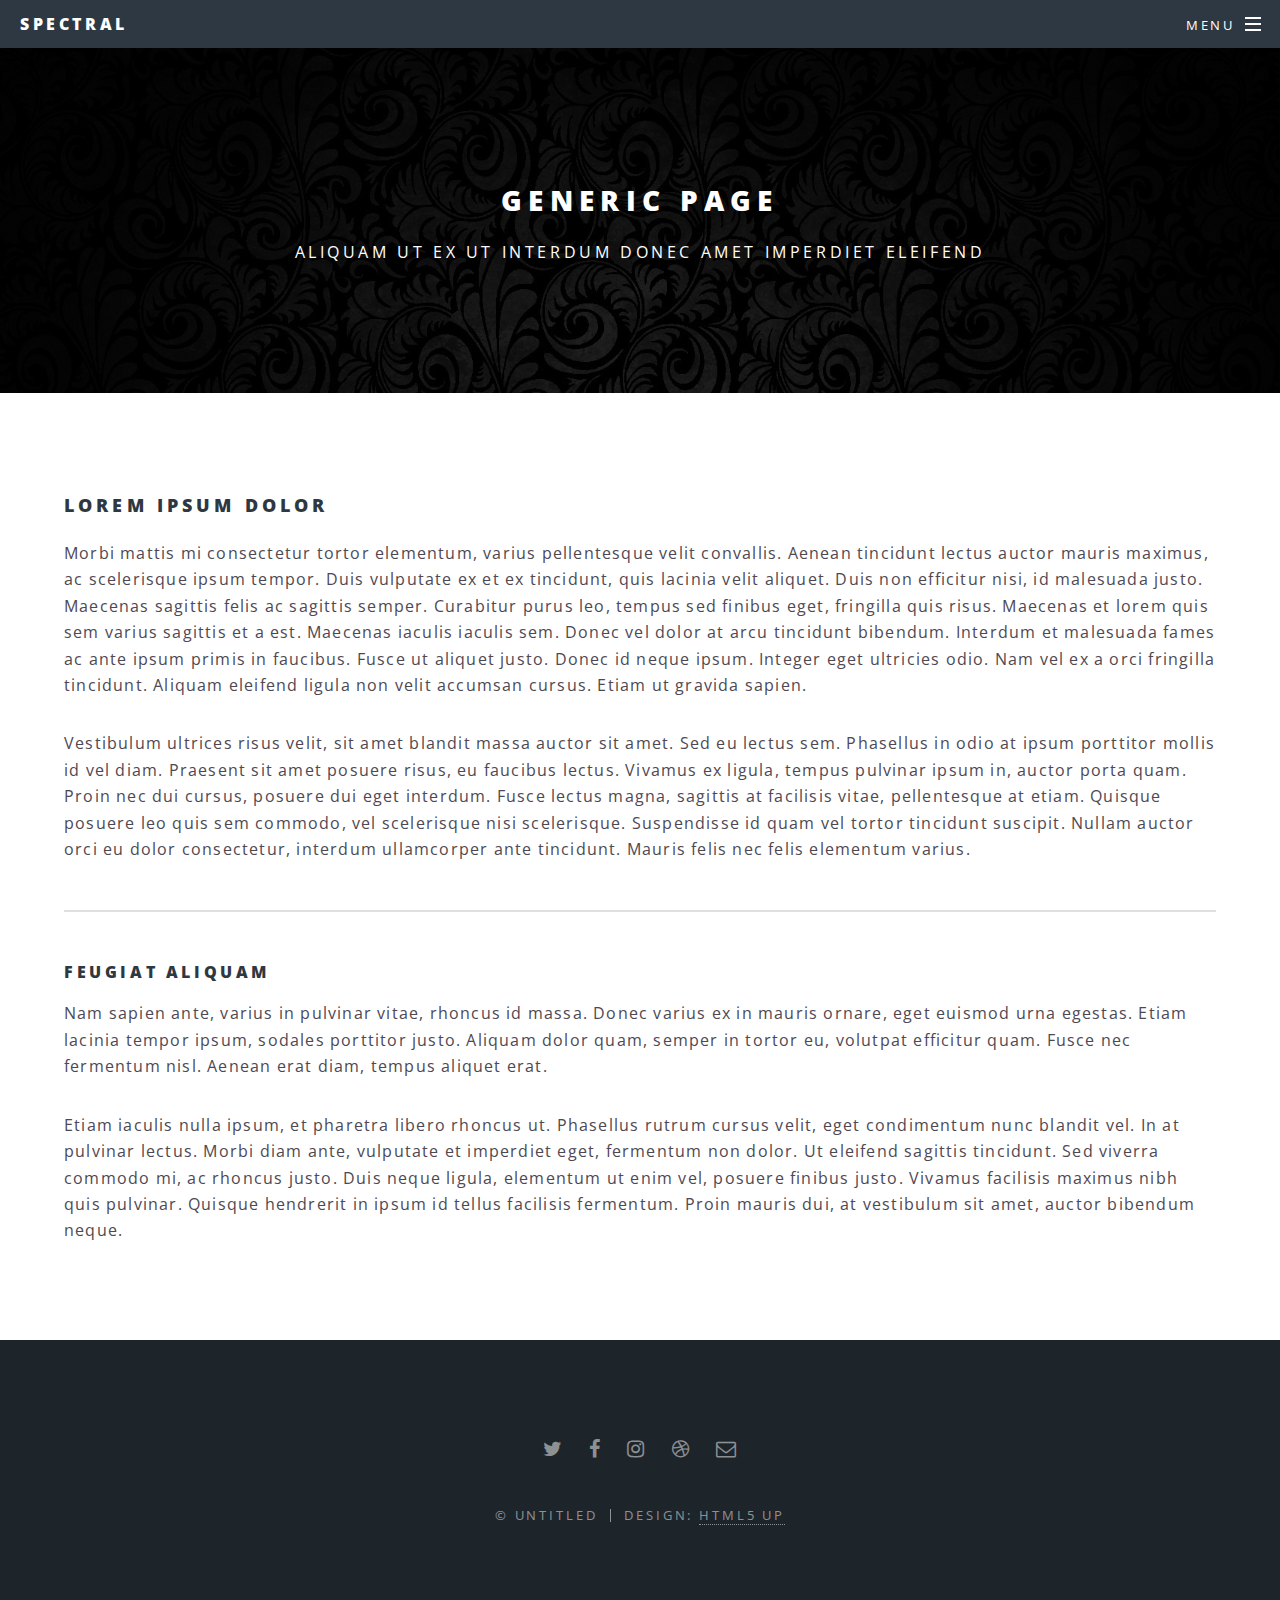
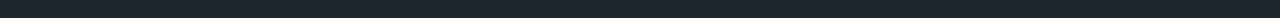
<file: generic.html>
<!DOCTYPE HTML>
<!--
	Spectral by HTML5 UP
	html5up.net | @ajlkn
	Free for personal and commercial use under the CCA 3.0 license (html5up.net/license)
-->
<html>
	<head>
		<title>Generic - Spectral by HTML5 UP</title>
		<meta charset="utf-8" />
		<meta name="viewport" content="width=device-width, initial-scale=1, user-scalable=no" />
		<link rel="stylesheet" href="assets/css/main.css" />
		<noscript><link rel="stylesheet" href="assets/css/noscript.css" /></noscript>
	</head>
	<body class="is-preload">

		<!-- Page Wrapper -->
			<div id="page-wrapper">

				<!-- Header -->
					<header id="header">
						<h1><a href="index.html">Spectral</a></h1>
						<nav id="nav">
							<ul>
								<li class="special">
									<a href="#menu" class="menuToggle"><span>Menu</span></a>
									<div id="menu">
										<ul>
											<li><a href="index.html">Home</a></li>
											<li><a href="generic.html">Generic</a></li>
											<li><a href="elements.html">Elements</a></li>
											<li><a href="#">Sign Up</a></li>
											<li><a href="#">Log In</a></li>
										</ul>
									</div>
								</li>
							</ul>
						</nav>
					</header>

				<!-- Main -->
					<article id="main">
						<header>
							<h2>Generic Page</h2>
							<p>Aliquam ut ex ut interdum donec amet imperdiet eleifend</p>
						</header>
						<section class="wrapper style5">
							<div class="inner">

								<h3>Lorem ipsum dolor</h3>
								<p>Morbi mattis mi consectetur tortor elementum, varius pellentesque velit convallis. Aenean tincidunt lectus auctor mauris maximus, ac scelerisque ipsum tempor. Duis vulputate ex et ex tincidunt, quis lacinia velit aliquet. Duis non efficitur nisi, id malesuada justo. Maecenas sagittis felis ac sagittis semper. Curabitur purus leo, tempus sed finibus eget, fringilla quis risus. Maecenas et lorem quis sem varius sagittis et a est. Maecenas iaculis iaculis sem. Donec vel dolor at arcu tincidunt bibendum. Interdum et malesuada fames ac ante ipsum primis in faucibus. Fusce ut aliquet justo. Donec id neque ipsum. Integer eget ultricies odio. Nam vel ex a orci fringilla tincidunt. Aliquam eleifend ligula non velit accumsan cursus. Etiam ut gravida sapien.</p>

								<p>Vestibulum ultrices risus velit, sit amet blandit massa auctor sit amet. Sed eu lectus sem. Phasellus in odio at ipsum porttitor mollis id vel diam. Praesent sit amet posuere risus, eu faucibus lectus. Vivamus ex ligula, tempus pulvinar ipsum in, auctor porta quam. Proin nec dui cursus, posuere dui eget interdum. Fusce lectus magna, sagittis at facilisis vitae, pellentesque at etiam. Quisque posuere leo quis sem commodo, vel scelerisque nisi scelerisque. Suspendisse id quam vel tortor tincidunt suscipit. Nullam auctor orci eu dolor consectetur, interdum ullamcorper ante tincidunt. Mauris felis nec felis elementum varius.</p>

								<hr />

								<h4>Feugiat aliquam</h4>
								<p>Nam sapien ante, varius in pulvinar vitae, rhoncus id massa. Donec varius ex in mauris ornare, eget euismod urna egestas. Etiam lacinia tempor ipsum, sodales porttitor justo. Aliquam dolor quam, semper in tortor eu, volutpat efficitur quam. Fusce nec fermentum nisl. Aenean erat diam, tempus aliquet erat.</p>

								<p>Etiam iaculis nulla ipsum, et pharetra libero rhoncus ut. Phasellus rutrum cursus velit, eget condimentum nunc blandit vel. In at pulvinar lectus. Morbi diam ante, vulputate et imperdiet eget, fermentum non dolor. Ut eleifend sagittis tincidunt. Sed viverra commodo mi, ac rhoncus justo. Duis neque ligula, elementum ut enim vel, posuere finibus justo. Vivamus facilisis maximus nibh quis pulvinar. Quisque hendrerit in ipsum id tellus facilisis fermentum. Proin mauris dui, at vestibulum sit amet, auctor bibendum neque.</p>

							</div>
						</section>
					</article>

				<!-- Footer -->
					<footer id="footer">
						<ul class="icons">
							<li><a href="#" class="icon fa-twitter"><span class="label">Twitter</span></a></li>
							<li><a href="#" class="icon fa-facebook"><span class="label">Facebook</span></a></li>
							<li><a href="#" class="icon fa-instagram"><span class="label">Instagram</span></a></li>
							<li><a href="#" class="icon fa-dribbble"><span class="label">Dribbble</span></a></li>
							<li><a href="#" class="icon fa-envelope-o"><span class="label">Email</span></a></li>
						</ul>
						<ul class="copyright">
							<li>&copy; Untitled</li><li>Design: <a href="http://html5up.net">HTML5 UP</a></li>
						</ul>
					</footer>

			</div>

		<!-- Scripts -->
			<script src="assets/js/jquery.min.js"></script>
			<script src="assets/js/jquery.scrollex.min.js"></script>
			<script src="assets/js/jquery.scrolly.min.js"></script>
			<script src="assets/js/browser.min.js"></script>
			<script src="assets/js/breakpoints.min.js"></script>
			<script src="assets/js/util.js"></script>
			<script src="assets/js/main.js"></script>

	</body>
</html>
</file>
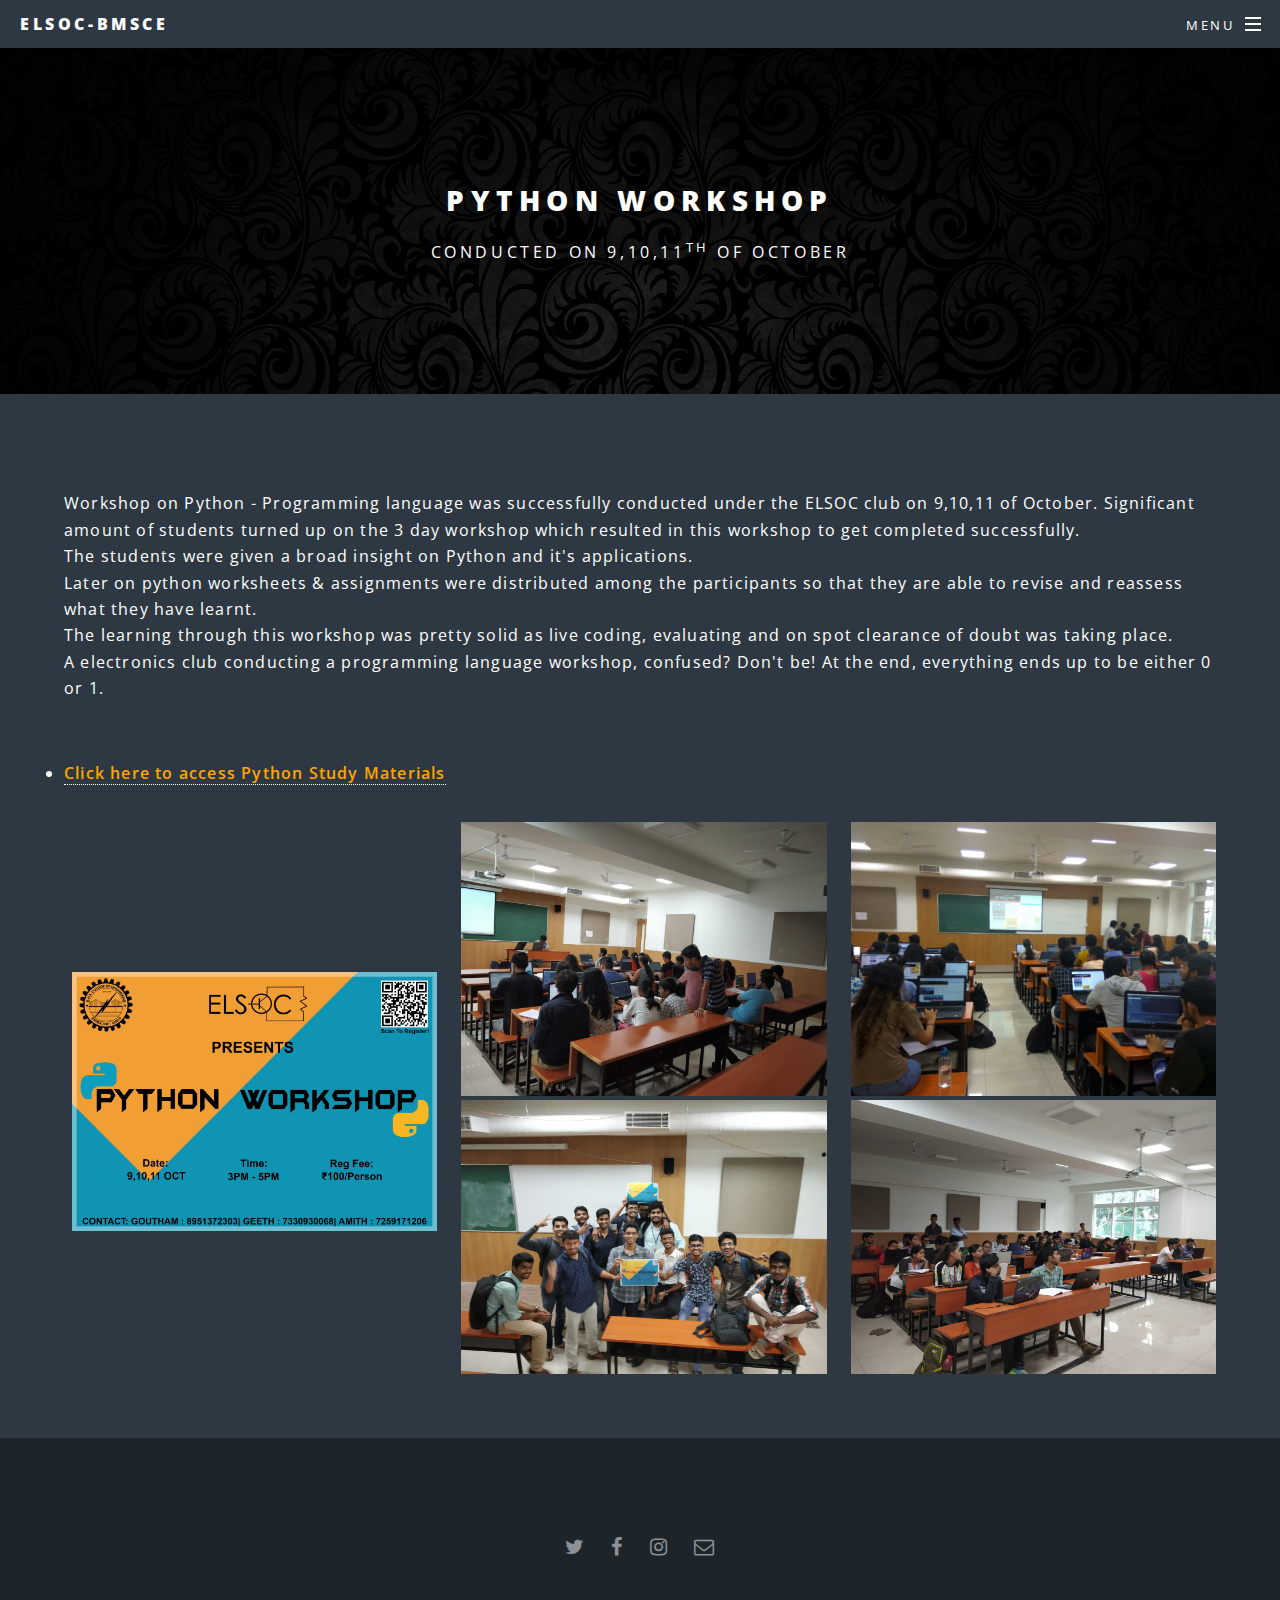
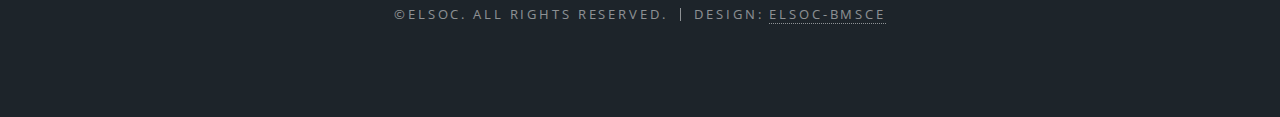
<file: python.html>
<!DOCTYPE HTML>
<!--
	Spectral by HTML5 UP
	html5up.net | @ajlkn
	Free for personal and commercial use under the CCA 3.0 license (html5up.net/license)
-->
<html>
	<head>
		<title>ELSOC-BMSCE</title>
		<meta charset="utf-8" />
		<meta name="viewport" content="width=device-width, initial-scale=1, user-scalable=no" />
		<link rel="stylesheet" href="assets/css/main.css" />
		<noscript><link rel="stylesheet" href="assets/css/noscript.css" /></noscript>
	</head>
	<body class="is-preload">

		<!-- Page Wrapper -->
			<div id="page-wrapper">

				<!-- Header -->
					<header id="header">
						<h1><a href="index.html">ELSOC-BMSCE</a></h1>
						<nav id="nav">
							<ul>
								<li class="special">
									<a href="#menu" class="menuToggle"><span>Menu</span></a>
									<div id="menu">
										<ul>
											<li><a href="index.html">Home</a></li>
                                            <li><a href="Events.html">Events</a></li>  
                                            <li><a href="workshops.html">Workshops&nbsp<button type="button" style="background-color: #363534" "border:none" "color:white" ><span class="blink_text"><font face="Comic sans MS">New</font></span></button></a></li>
											<li><a href="About.html">About</a></li>
										</ul>
									</div>
								</li>
							</ul>
						</nav>
					</header>

				<!-- Main -->
					<article id="main">
						<header>
							<h2>Python Workshop</h2>
							<p>Conducted on 9,10,11<sup>th</sup> of October</p>
						</header>
						<section class="wrapper style6">
							<div class="inner">
								<p>Workshop on Python - Programming language was successfully conducted under the ELSOC club on 9,10,11 of October.
                                    Significant amount of students turned up on the 3 day workshop which resulted in this workshop to get completed successfully.<br>
                                    The students were given a broad insight on Python and it's applications.<br>
                                    Later on python worksheets & assignments were distributed among the participants so that they are able to revise and reassess what they have learnt.<br>
                                    The learning through this workshop was pretty solid as live coding, evaluating and on spot clearance of doubt was taking place.<br>
                                    A electronics club conducting a programming language workshop, confused? Don't be! 
                                    At the end, everything ends up to be either 0 or 1.<br>
                                    <p></p><br>
                                    <li><a href="https://goo.gl/fKBoCu" ><b style="color: orange">Click here to access Python Study Materials</b></a></li>
                                    
                                    
                                    
                                    
                                </p>

								<div class="row"> 
                                  <div class="column" style="margin-top: 150px">
                                        <img src="images/web.jpg" style="width: 100%">
                                      
                                   
                                  </div>
                                  <div class = "column">
                                      <img src="images/py3.jpg" style="width: 100%">
                                    <img src="images/py4.jpg" style="width: 100%">
                                    </div>
                                    <div class = "column">
                                    <img src="images/py1.jpg" style="width: 100%">
                                      <img src="images/py2.jpg" style="width: 100%">
                                    </div>
                                    
                                
                                      


							</div>
						</section>
					</article>

				<!-- Footer -->
					<footer id="footer">
						<ul class="icons">
							<li><a href="#" class="icon fa-twitter"><span class="label">Twitter</span></a></li>
							<li><a href="#" class="icon fa-facebook"><span class="label">Facebook</span></a></li>
							<li><a href="https://www.instagram.com/elsocbmsce/" class="icon fa-instagram"><span class="label">Instagram</span></a></li>
<!--							<li><a href="#" class="icon fa-dribbble"><span class="label">Dribbble</span></a></li>-->
							<li><a href="mailto:queries.elsoc@gmail.com" class="icon fa-envelope-o"><span class="label">Email</span></a></li>
						</ul>
						<ul class="copyright">
                            <li>&copy;ELSOC. All rights reserved.</li><li>Design: <a href="https://github.com/ELSOC">ELSOC-BMSCE</a></li>
                        </ul>
					</footer>

			</div>

		<!-- Scripts -->
			<script src="assets/js/jquery.min.js"></script>
			<script src="assets/js/jquery.scrollex.min.js"></script>
			<script src="assets/js/jquery.scrolly.min.js"></script>
			<script src="assets/js/browser.min.js"></script>
			<script src="assets/js/breakpoints.min.js"></script>
			<script src="assets/js/util.js"></script>
			<script src="assets/js/main.js"></script>

	</body>
</html>
</file>
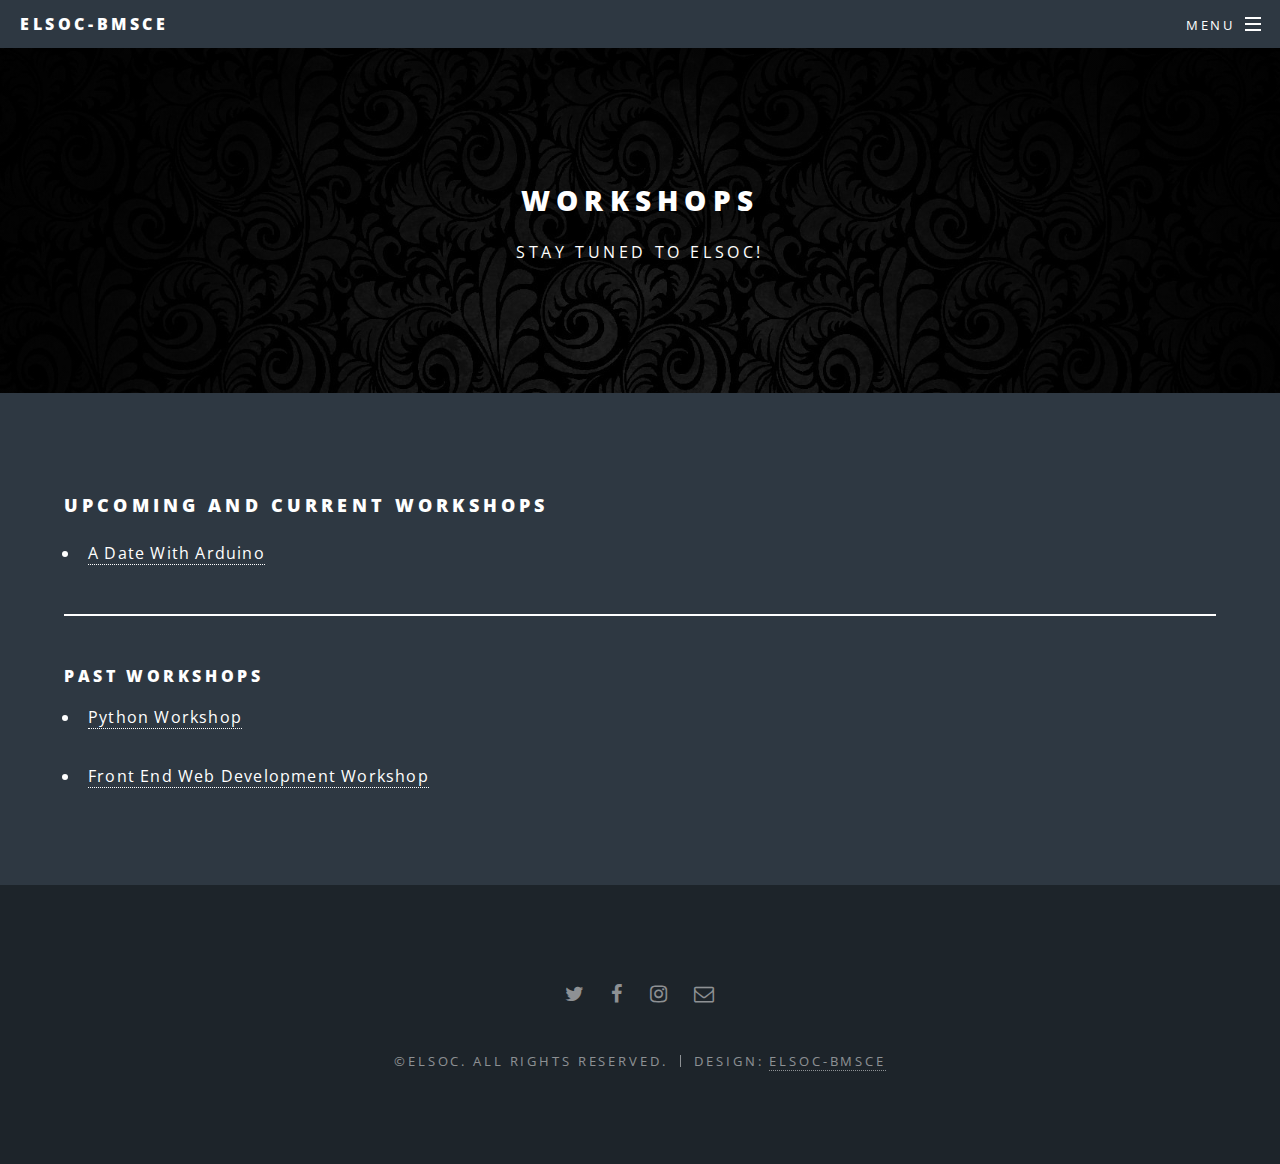
<file: workshops.html>
<!DOCTYPE HTML>
<!--
	Spectral by HTML5 UP
	html5up.net | @ajlkn
	Free for personal and commercial use under the CCA 3.0 license (html5up.net/license)
-->
<html>
	<head>
		<title>ELSOC-BMSCE</title>
		<meta charset="utf-8" />
		<meta name="viewport" content="width=device-width, initial-scale=1, user-scalable=no" />
		<link rel="stylesheet" href="assets/css/main.css" />
		<noscript><link rel="stylesheet" href="assets/css/noscript.css" /></noscript>
	</head>
	<body class="is-preload">

		<!-- Page Wrapper -->
			<div id="page-wrapper">

				<!-- Header -->
					<header id="header">
						<h1><a href="index.html">ELSOC-BMSCE</a></h1>
						<nav id="nav">
							<ul>
								<li class="special">
									<a href="#menu" class="menuToggle"><span>Menu</span></a>
									<div id="menu">
										<ul>
											<li><a href="index.html">Home</a></li>
                                            <li><a href="Events.html">Events</a></li>  
                                            <li><a href="workshops.html">Workshops&nbsp<button type="button" style="background-color: #363534" "border:none" "color:white" ><span class="blink_text"><font face="Comic sans MS">New</font></span></button></a></li>
											<li><a href="About.html">About Us</a></li>
<!--
											<li><a href="#">Sign Up</a></li>
											<li><a href="#">Log In</a></li>
-->
										</ul>
									</div>
								</li>
							</ul>
						</nav>
					</header>

				<!-- Main -->
					<article id="main">
						<header>
							<h2>Workshops</h2>
							<p>Stay tuned to ELSOC!</p>
						</header>
						<section class="wrapper style6">
							<div class="inner">

								<h3> Upcoming and Current Workshops</h3>
                                <ul>
									<li><p><a href = "date_with_arduino.html">A Date With Arduino</a></p></li>
                                </ul>

								<hr />

								<h4>Past Workshops</h4>
                                <ul>
                                
                                <li><p><a href = "python.html">Python Workshop</a></p></li>
				<li><p><a href = "#">Front End Web Development Workshop</a></p></li>
                                
                                </ul>
								<p></p>

							</div>
						</section>
					</article>

				<!-- Footer -->
					<footer id="footer">
						<ul class="icons">
							<li><a href="#" class="icon fa-twitter"><span class="label">Twitter</span></a></li>
							<li><a href="#" class="icon fa-facebook"><span class="label">Facebook</span></a></li>
							<li><a href="https://www.instagram.com/elsocbmsce/" class="icon fa-instagram"><span class="label">Instagram</span></a></li>
<!--							<li><a href="#" class="icon fa-dribbble"><span class="label">Dribbble</span></a></li>-->
<li><a href="mailto:queries.elsoc@gmail.com" class="icon fa-envelope-o"><span class="label">Email</span></a></li>						
                        </ul>
						<ul class="copyright">
							<li>&copy;ELSOC. All rights reserved.</li><li>Design: <a href="https://github.com/ELSOC">ELSOC-BMSCE</a></li>

                        </ul>
					</footer>

			</div>

		<!-- Scripts -->
			<script src="assets/js/jquery.min.js"></script>
			<script src="assets/js/jquery.scrollex.min.js"></script>
			<script src="assets/js/jquery.scrolly.min.js"></script>
			<script src="assets/js/browser.min.js"></script>
			<script src="assets/js/breakpoints.min.js"></script>
			<script src="assets/js/util.js"></script>
			<script src="assets/js/main.js"></script>
        

	</body>
</html>
</file>
<file: assets/css/noscript.css>
/*
	Spectral by HTML5 UP
	html5up.net | @ajlkn
	Free for personal and commercial use under the CCA 3.0 license (html5up.net/license)
*/

/* Banner */

	body.is-preload #banner h2 {
		-moz-transform: none;
		-webkit-transform: none;
		-ms-transform: none;
		transform: none;
		opacity: 1;
	}

		body.is-preload #banner h2:before, body.is-preload #banner h2:after {
			width: 100%;
		}

	body.is-preload #banner .more {
		-moz-transform: none;
		-webkit-transform: none;
		-ms-transform: none;
		transform: none;
		opacity: 1;
	}

	body.is-preload #banner:after {
		opacity: 0;
	}
</file>
<file: assets/css/main.css>
@import url(font-awesome.min.css);
@import url("https://fonts.googleapis.com/css?family=Open+Sans:400,400italic,600,600italic,800,800italic");

/*
	Spectral by HTML5 UP
	html5up.net | @ajlkn
	Free for personal and commercial use under the CCA 3.0 license (html5up.net/license)
*/

html, body, div, span, applet, object,
iframe, h1, h2, h3, h4, h5, h6, p, blockquote,
pre, a, abbr, acronym, address, big, cite,
code, del, dfn, em, img, ins, kbd, q, s, samp,
small, strike, strong, sub, sup, tt, var, b,
u, i, center, dl, dt, dd, ol, ul, li, fieldset,
form, label, legend, table, caption, tbody,
tfoot, thead, tr, th, td, article, aside,
canvas, details, embed, figure, figcaption,
footer, header, hgroup, menu, nav, output, ruby,
section, summary, time, mark, audio, video {
	margin: 0;
	padding: 0;
	border: 0;
	font-size: 100%;
	font: inherit;
	vertical-align: baseline;}

article, aside, details, figcaption, figure,
footer, header, hgroup, menu, nav, section {
	display: block;}

.row {
  display: flex;
  flex-wrap: wrap;
  padding: 0 4px;
}

/* Create four equal columns that sits next to each other */
.column {
  flex: 25%;
  max-width: 50%;
  padding: 0 4px;
}

.column img {
  margin-top: 4px;
    margin-left: 4px;
  vertical-align: middle;
}

/* Responsive layout - makes a two column-layout instead of four columns */
@media screen and (max-width: 800px) {
  .column {
    flex: 50%;
    max-width: 50%;
  }
}

/* Responsive layout - makes the two columns stack on top of each other instead of next to each other */
@media screen and (max-width: 600px) {
  .column {
    flex: 100%;
    max-width: 100%;
  }
}

body {
	line-height: 1;
}

ol, ul {
	list-style: none;
}

blockquote, q {
	quotes: none;
}

	blockquote:before, blockquote:after, q:before, q:after {
		content: '';
		content: none;
	}

table {
	border-collapse: collapse;
	border-spacing: 0;
}

body {
	-webkit-text-size-adjust: none;
}

mark {
	background-color: transparent;
	color: inherit;
}

input::-moz-focus-inner {
	border: 0;
	padding: 0;
}

input, select, textarea {
	-moz-appearance: none;
	-webkit-appearance: none;
	-ms-appearance: none;
	appearance: none;
}

/* Basic */

	@-ms-viewport {
		width: device-width;
	}

	html {
		box-sizing: border-box;
	}

	*, *:before, *:after {
		box-sizing: inherit;
	}

	body {
		background: #2e3842;
	}

		body.is-preload *, body.is-preload *:before, body.is-preload *:after {
			-moz-animation: none !important;
			-webkit-animation: none !important;
			-ms-animation: none !important;
			animation: none !important;
			-moz-transition: none !important;
			-webkit-transition: none !important;
			-ms-transition: none !important;
			transition: none !important;
		}

	body, input, select, textarea {
		color: #fff;
		font-family: "Open Sans", Helvetica, sans-serif;
		font-size: 15pt;
		font-weight: 400;
		letter-spacing: 0.075em;
		line-height: 1.65em;
	}

		@media screen and (max-width: 1680px) {

			body, input, select, textarea {
				font-size: 13pt;
			}

		}

		@media screen and (max-width: 1280px) {

			body, input, select, textarea {
				font-size: 12pt;
			}

		}

		@media screen and (max-width: 736px) {

			body, input, select, textarea {
				font-size: 11pt;
				letter-spacing: 0.0375em;
			}

		}

	a {
		-moz-transition: color 0.2s ease, border-bottom-color 0.2s ease;
		-webkit-transition: color 0.2s ease, border-bottom-color 0.2s ease;
		-ms-transition: color 0.2s ease, border-bottom-color 0.2s ease;
		transition: color 0.2s ease, border-bottom-color 0.2s ease;
		border-bottom: dotted 1px;
		color: inherit;
		text-decoration: none;
	}

		a:hover {
			border-bottom-color: transparent;
		}

	strong, b {
		color: #fff;
		font-weight: 600;
	}

	em, i {
		font-style: italic;
	}

	p {
		margin: 0 0 2em 0;
	}

	h1, h2, h3, h4, h5, h6 {
		color: #fff;
		font-weight: 800;
		letter-spacing: 0.225em;
		line-height: 1em;
		margin: 0 0 1em 0;
		text-transform: uppercase;
	}

		h1 a, h2 a, h3 a, h4 a, h5 a, h6 a {
			color: inherit;
			text-decoration: none;
		}

	h2 {
		font-size: 1.35em;
		line-height: 1.75em;
	}

		@media screen and (max-width: 736px) {

			h2 {
				font-size: 1.1em;
				line-height: 1.65em;
			}

		}

	h3 {
		font-size: 1.15em;
		line-height: 1.75em;
	}

		@media screen and (max-width: 736px) {

			h3 {
				font-size: 1em;
				line-height: 1.65em;
			}

		}

	h4 {
		font-size: 1em;
		line-height: 1.5em;
	}

	h5 {
		font-size: 0.8em;
		line-height: 1.5em;
	}

	h6 {
		font-size: 0.7em;
		line-height: 1.5em;
	}

	sub {
		font-size: 0.8em;
		position: relative;
		top: 0.5em;
	}

	sup {
		font-size: 0.8em;
		position: relative;
		top: -0.5em;
	}

	hr {
		border: 0;
		border-bottom: solid 2px #fff;
		margin: 3em 0;
	}

		hr.major {
			margin: 4.5em 0;
		}

	blockquote {
		border-left: solid 4px #fff;
		font-style: italic;
		margin: 0 0 2em 0;
		padding: 0.5em 0 0.5em 2em;
	}

	code {
		background: rgba(144, 144, 144, 0.25);
		border-radius: 3px;
		font-family: "Courier New", monospace;
		font-size: 0.9em;
		letter-spacing: 0;
		margin: 0 0.25em;
		padding: 0.25em 0.65em;
	}

	pre {
		-webkit-overflow-scrolling: touch;
		font-family: "Courier New", monospace;
		font-size: 0.9em;
		margin: 0 0 2em 0;
	}

		pre code {
			display: block;
			line-height: 1.75em;
			padding: 1em 1.5em;
			overflow-x: auto;
		}

	.align-left {
		text-align: left;
	}

	.align-center {
		text-align: center;
	}

	.align-right {
		text-align: right;
	}

/* Row */

	.row {
		display: flex;
		flex-wrap: wrap;
		box-sizing: border-box;
		align-items: stretch;
	}

		.row > * {
			box-sizing: border-box;
		}

		.row.gtr-uniform > * > :last-child {
			margin-bottom: 0;
		}

		.row.aln-left {
			justify-content: flex-start;
		}

		.row.aln-center {
			justify-content: center;
		}

		.row.aln-right {
			justify-content: flex-end;
		}

		.row.aln-top {
			align-items: flex-start;
		}

		.row.aln-middle {
			align-items: center;
		}

		.row.aln-bottom {
			align-items: flex-end;
		}

		.row > .imp {
			order: -1;
		}

		.row > .col-1 {
			width: 8.3333333333%;
		}

		.row > .off-1 {
			margin-left: 8.3333333333%;
		}

		.row > .col-2 {
			width: 16.6666666667%;
		}

		.row > .off-2 {
			margin-left: 16.6666666667%;
		}

		.row > .col-3 {
			width: 25%;
		}

		.row > .off-3 {
			margin-left: 25%;
		}

		.row > .col-4 {
			width: 33.3333333333%;
		}

		.row > .off-4 {
			margin-left: 33.3333333333%;
		}

		.row > .col-5 {
			width: 41.6666666667%;
		}

		.row > .off-5 {
			margin-left: 41.6666666667%;
		}

		.row > .col-6 {
			width: 50%;
		}

		.row > .off-6 {
			margin-left: 50%;
		}

		.row > .col-7 {
			width: 58.3333333333%;
		}

		.row > .off-7 {
			margin-left: 58.3333333333%;
		}

		.row > .col-8 {
			width: 66.6666666667%;
		}

		.row > .off-8 {
			margin-left: 66.6666666667%;
		}

		.row > .col-9 {
			width: 75%;
		}

		.row > .off-9 {
			margin-left: 75%;
		}

		.row > .col-10 {
			width: 83.3333333333%;
		}

		.row > .off-10 {
			margin-left: 83.3333333333%;
		}

		.row > .col-11 {
			width: 91.6666666667%;
		}

		.row > .off-11 {
			margin-left: 91.6666666667%;
		}

		.row > .col-12 {
			width: 100%;
		}

		.row > .off-12 {
			margin-left: 100%;
		}

		.row.gtr-0 {
			margin-top: 0;
			margin-left: 0em;
		}

			.row.gtr-0 > * {
				padding: 0 0 0 0em;
			}

			.row.gtr-0.gtr-uniform {
				margin-top: 0em;
			}

				.row.gtr-0.gtr-uniform > * {
					padding-top: 0em;
				}

		.row.gtr-25 {
			margin-top: 0;
			margin-left: -0.375em;
		}

			.row.gtr-25 > * {
				padding: 0 0 0 0.375em;
			}

			.row.gtr-25.gtr-uniform {
				margin-top: -0.375em;
			}

				.row.gtr-25.gtr-uniform > * {
					padding-top: 0.375em;
				}

		.row.gtr-50 {
			margin-top: 0;
			margin-left: -0.75em;
		}

			.row.gtr-50 > * {
				padding: 0 0 0 0.75em;
			}

			.row.gtr-50.gtr-uniform {
				margin-top: -0.75em;
			}

				.row.gtr-50.gtr-uniform > * {
					padding-top: 0.75em;
				}

		.row {
			margin-top: 0;
			margin-left: -1.5em;
		}

			.row > * {
				padding: 0 0 0 1.5em;
			}

			.row.gtr-uniform {
				margin-top: -1.5em;
			}

				.row.gtr-uniform > * {
					padding-top: 1.5em;
				}

		.row.gtr-150 {
			margin-top: 0;
			margin-left: -2.25em;
		}

			.row.gtr-150 > * {
				padding: 0 0 0 2.25em;
			}

			.row.gtr-150.gtr-uniform {
				margin-top: -2.25em;
			}

				.row.gtr-150.gtr-uniform > * {
					padding-top: 2.25em;
				}

		.row.gtr-200 {
			margin-top: 0;
			margin-left: -3em;
		}

			.row.gtr-200 > * {
				padding: 0 0 0 3em;
			}

			.row.gtr-200.gtr-uniform {
				margin-top: -3em;
			}

				.row.gtr-200.gtr-uniform > * {
					padding-top: 3em;
				}

		@media screen and (max-width: 1680px) {

			.row {
				display: flex;
				flex-wrap: wrap;
				box-sizing: border-box;
				align-items: stretch;
			}

				.row > * {
					box-sizing: border-box;
				}

				.row.gtr-uniform > * > :last-child {
					margin-bottom: 0;
				}

				.row.aln-left {
					justify-content: flex-start;
				}

				.row.aln-center {
					justify-content: center;
				}

				.row.aln-right {
					justify-content: flex-end;
				}

				.row.aln-top {
					align-items: flex-start;
				}

				.row.aln-middle {
					align-items: center;
				}

				.row.aln-bottom {
					align-items: flex-end;
				}

				.row > .imp-xlarge {
					order: -1;
				}

				.row > .col-1-xlarge {
					width: 8.3333333333%;
				}

				.row > .off-1-xlarge {
					margin-left: 8.3333333333%;
				}

				.row > .col-2-xlarge {
					width: 16.6666666667%;
				}

				.row > .off-2-xlarge {
					margin-left: 16.6666666667%;
				}

				.row > .col-3-xlarge {
					width: 25%;
				}

				.row > .off-3-xlarge {
					margin-left: 25%;
				}

				.row > .col-4-xlarge {
					width: 33.3333333333%;
				}

				.row > .off-4-xlarge {
					margin-left: 33.3333333333%;
				}

				.row > .col-5-xlarge {
					width: 41.6666666667%;
				}

				.row > .off-5-xlarge {
					margin-left: 41.6666666667%;
				}

				.row > .col-6-xlarge {
					width: 50%;
				}

				.row > .off-6-xlarge {
					margin-left: 50%;
				}

				.row > .col-7-xlarge {
					width: 58.3333333333%;
				}

				.row > .off-7-xlarge {
					margin-left: 58.3333333333%;
				}

				.row > .col-8-xlarge {
					width: 66.6666666667%;
				}

				.row > .off-8-xlarge {
					margin-left: 66.6666666667%;
				}

				.row > .col-9-xlarge {
					width: 75%;
				}

				.row > .off-9-xlarge {
					margin-left: 75%;
				}

				.row > .col-10-xlarge {
					width: 83.3333333333%;
				}

				.row > .off-10-xlarge {
					margin-left: 83.3333333333%;
				}

				.row > .col-11-xlarge {
					width: 91.6666666667%;
				}

				.row > .off-11-xlarge {
					margin-left: 91.6666666667%;
				}

				.row > .col-12-xlarge {
					width: 100%;
				}

				.row > .off-12-xlarge {
					margin-left: 100%;
				}

				.row.gtr-0 {
					margin-top: 0;
					margin-left: 0em;
				}

					.row.gtr-0 > * {
						padding: 0 0 0 0em;
					}

					.row.gtr-0.gtr-uniform {
						margin-top: 0em;
					}

						.row.gtr-0.gtr-uniform > * {
							padding-top: 0em;
						}

				.row.gtr-25 {
					margin-top: 0;
					margin-left: -0.375em;
				}

					.row.gtr-25 > * {
						padding: 0 0 0 0.375em;
					}

					.row.gtr-25.gtr-uniform {
						margin-top: -0.375em;
					}

						.row.gtr-25.gtr-uniform > * {
							padding-top: 0.375em;
						}

				.row.gtr-50 {
					margin-top: 0;
					margin-left: -0.75em;
				}

					.row.gtr-50 > * {
						padding: 0 0 0 0.75em;
					}

					.row.gtr-50.gtr-uniform {
						margin-top: -0.75em;
					}

						.row.gtr-50.gtr-uniform > * {
							padding-top: 0.75em;
						}

				.row {
					margin-top: 0;
					margin-left: -1.5em;
				}

					.row > * {
						padding: 0 0 0 1.5em;
					}

					.row.gtr-uniform {
						margin-top: -1.5em;
					}

						.row.gtr-uniform > * {
							padding-top: 1.5em;
						}

				.row.gtr-150 {
					margin-top: 0;
					margin-left: -2.25em;
				}

					.row.gtr-150 > * {
						padding: 0 0 0 2.25em;
					}

					.row.gtr-150.gtr-uniform {
						margin-top: -2.25em;
					}

						.row.gtr-150.gtr-uniform > * {
							padding-top: 2.25em;
						}

				.row.gtr-200 {
					margin-top: 0;
					margin-left: -3em;
				}

					.row.gtr-200 > * {
						padding: 0 0 0 3em;
					}

					.row.gtr-200.gtr-uniform {
						margin-top: -3em;
					}

						.row.gtr-200.gtr-uniform > * {
							padding-top: 3em;
						}

		}

		@media screen and (max-width: 1280px) {

			.row {
				display: flex;
				flex-wrap: wrap;
				box-sizing: border-box;
				align-items: stretch;
			}

				.row > * {
					box-sizing: border-box;
				}

				.row.gtr-uniform > * > :last-child {
					margin-bottom: 0;
				}

				.row.aln-left {
					justify-content: flex-start;
				}

				.row.aln-center {
					justify-content: center;
				}

				.row.aln-right {
					justify-content: flex-end;
				}

				.row.aln-top {
					align-items: flex-start;
				}

				.row.aln-middle {
					align-items: center;
				}

				.row.aln-bottom {
					align-items: flex-end;
				}

				.row > .imp-large {
					order: -1;
				}

				.row > .col-1-large {
					width: 8.3333333333%;
				}

				.row > .off-1-large {
					margin-left: 8.3333333333%;
				}

				.row > .col-2-large {
					width: 16.6666666667%;
				}

				.row > .off-2-large {
					margin-left: 16.6666666667%;
				}

				.row > .col-3-large {
					width: 25%;
				}

				.row > .off-3-large {
					margin-left: 25%;
				}

				.row > .col-4-large {
					width: 33.3333333333%;
				}

				.row > .off-4-large {
					margin-left: 33.3333333333%;
				}

				.row > .col-5-large {
					width: 41.6666666667%;
				}

				.row > .off-5-large {
					margin-left: 41.6666666667%;
				}

				.row > .col-6-large {
					width: 50%;
				}

				.row > .off-6-large {
					margin-left: 50%;
				}

				.row > .col-7-large {
					width: 58.3333333333%;
				}

				.row > .off-7-large {
					margin-left: 58.3333333333%;
				}

				.row > .col-8-large {
					width: 66.6666666667%;
				}

				.row > .off-8-large {
					margin-left: 66.6666666667%;
				}

				.row > .col-9-large {
					width: 75%;
				}

				.row > .off-9-large {
					margin-left: 75%;
				}

				.row > .col-10-large {
					width: 83.3333333333%;
				}

				.row > .off-10-large {
					margin-left: 83.3333333333%;
				}

				.row > .col-11-large {
					width: 91.6666666667%;
				}

				.row > .off-11-large {
					margin-left: 91.6666666667%;
				}

				.row > .col-12-large {
					width: 100%;
				}

				.row > .off-12-large {
					margin-left: 100%;
				}

				.row.gtr-0 {
					margin-top: 0;
					margin-left: 0em;
				}

					.row.gtr-0 > * {
						padding: 0 0 0 0em;
					}

					.row.gtr-0.gtr-uniform {
						margin-top: 0em;
					}

						.row.gtr-0.gtr-uniform > * {
							padding-top: 0em;
						}

				.row.gtr-25 {
					margin-top: 0;
					margin-left: -0.375em;
				}

					.row.gtr-25 > * {
						padding: 0 0 0 0.375em;
					}

					.row.gtr-25.gtr-uniform {
						margin-top: -0.375em;
					}

						.row.gtr-25.gtr-uniform > * {
							padding-top: 0.375em;
						}

				.row.gtr-50 {
					margin-top: 0;
					margin-left: -0.75em;
				}

					.row.gtr-50 > * {
						padding: 0 0 0 0.75em;
					}

					.row.gtr-50.gtr-uniform {
						margin-top: -0.75em;
					}

						.row.gtr-50.gtr-uniform > * {
							padding-top: 0.75em;
						}

				.row {
					margin-top: 0;
					margin-left: -1.5em;
				}

					.row > * {
						padding: 0 0 0 1.5em;
					}

					.row.gtr-uniform {
						margin-top: -1.5em;
					}

						.row.gtr-uniform > * {
							padding-top: 1.5em;
						}

				.row.gtr-150 {
					margin-top: 0;
					margin-left: -2.25em;
				}

					.row.gtr-150 > * {
						padding: 0 0 0 2.25em;
					}

					.row.gtr-150.gtr-uniform {
						margin-top: -2.25em;
					}

						.row.gtr-150.gtr-uniform > * {
							padding-top: 2.25em;
						}

				.row.gtr-200 {
					margin-top: 0;
					margin-left: -3em;
				}

					.row.gtr-200 > * {
						padding: 0 0 0 3em;
					}

					.row.gtr-200.gtr-uniform {
						margin-top: -3em;
					}

						.row.gtr-200.gtr-uniform > * {
							padding-top: 3em;
						}

		}

		@media screen and (max-width: 980px) {

			.row {
				display: flex;
				flex-wrap: wrap;
				box-sizing: border-box;
				align-items: stretch;
			}

				.row > * {
					box-sizing: border-box;
				}

				.row.gtr-uniform > * > :last-child {
					margin-bottom: 0;
				}

				.row.aln-left {
					justify-content: flex-start;
				}

				.row.aln-center {
					justify-content: center;
				}

				.row.aln-right {
					justify-content: flex-end;
				}

				.row.aln-top {
					align-items: flex-start;
				}

				.row.aln-middle {
					align-items: center;
				}

				.row.aln-bottom {
					align-items: flex-end;
				}

				.row > .imp-medium {
					order: -1;
				}

				.row > .col-1-medium {
					width: 8.3333333333%;
				}

				.row > .off-1-medium {
					margin-left: 8.3333333333%;
				}

				.row > .col-2-medium {
					width: 16.6666666667%;
				}

				.row > .off-2-medium {
					margin-left: 16.6666666667%;
				}

				.row > .col-3-medium {
					width: 25%;
				}

				.row > .off-3-medium {
					margin-left: 25%;
				}

				.row > .col-4-medium {
					width: 33.3333333333%;
				}

				.row > .off-4-medium {
					margin-left: 33.3333333333%;
				}

				.row > .col-5-medium {
					width: 41.6666666667%;
				}

				.row > .off-5-medium {
					margin-left: 41.6666666667%;
				}

				.row > .col-6-medium {
					width: 50%;
				}

				.row > .off-6-medium {
					margin-left: 50%;
				}

				.row > .col-7-medium {
					width: 58.3333333333%;
				}

				.row > .off-7-medium {
					margin-left: 58.3333333333%;
				}

				.row > .col-8-medium {
					width: 66.6666666667%;
				}

				.row > .off-8-medium {
					margin-left: 66.6666666667%;
				}

				.row > .col-9-medium {
					width: 75%;
				}

				.row > .off-9-medium {
					margin-left: 75%;
				}

				.row > .col-10-medium {
					width: 83.3333333333%;
				}

				.row > .off-10-medium {
					margin-left: 83.3333333333%;
				}

				.row > .col-11-medium {
					width: 91.6666666667%;
				}

				.row > .off-11-medium {
					margin-left: 91.6666666667%;
				}

				.row > .col-12-medium {
					width: 100%;
				}

				.row > .off-12-medium {
					margin-left: 100%;
				}

				.row.gtr-0 {
					margin-top: 0;
					margin-left: 0em;
				}

					.row.gtr-0 > * {
						padding: 0 0 0 0em;
					}

					.row.gtr-0.gtr-uniform {
						margin-top: 0em;
					}

						.row.gtr-0.gtr-uniform > * {
							padding-top: 0em;
						}

				.row.gtr-25 {
					margin-top: 0;
					margin-left: -0.375em;
				}

					.row.gtr-25 > * {
						padding: 0 0 0 0.375em;
					}

					.row.gtr-25.gtr-uniform {
						margin-top: -0.375em;
					}

						.row.gtr-25.gtr-uniform > * {
							padding-top: 0.375em;
						}

				.row.gtr-50 {
					margin-top: 0;
					margin-left: -0.75em;
				}

					.row.gtr-50 > * {
						padding: 0 0 0 0.75em;
					}

					.row.gtr-50.gtr-uniform {
						margin-top: -0.75em;
					}

						.row.gtr-50.gtr-uniform > * {
							padding-top: 0.75em;
						}

				.row {
					margin-top: 0;
					margin-left: -1.5em;
				}

					.row > * {
						padding: 0 0 0 1.5em;
					}

					.row.gtr-uniform {
						margin-top: -1.5em;
					}

						.row.gtr-uniform > * {
							padding-top: 1.5em;
						}

				.row.gtr-150 {
					margin-top: 0;
					margin-left: -2.25em;
				}

					.row.gtr-150 > * {
						padding: 0 0 0 2.25em;
					}

					.row.gtr-150.gtr-uniform {
						margin-top: -2.25em;
					}

						.row.gtr-150.gtr-uniform > * {
							padding-top: 2.25em;
						}

				.row.gtr-200 {
					margin-top: 0;
					margin-left: -3em;
				}

					.row.gtr-200 > * {
						padding: 0 0 0 3em;
					}

					.row.gtr-200.gtr-uniform {
						margin-top: -3em;
					}

						.row.gtr-200.gtr-uniform > * {
							padding-top: 3em;
						}

		}

		@media screen and (max-width: 736px) {

			.row {
				display: flex;
				flex-wrap: wrap;
				box-sizing: border-box;
				align-items: stretch;
			}

				.row > * {
					box-sizing: border-box;
				}

				.row.gtr-uniform > * > :last-child {
					margin-bottom: 0;
				}

				.row.aln-left {
					justify-content: flex-start;
				}

				.row.aln-center {
					justify-content: center;
				}

				.row.aln-right {
					justify-content: flex-end;
				}

				.row.aln-top {
					align-items: flex-start;
				}

				.row.aln-middle {
					align-items: center;
				}

				.row.aln-bottom {
					align-items: flex-end;
				}

				.row > .imp-small {
					order: -1;
				}

				.row > .col-1-small {
					width: 8.3333333333%;
				}

				.row > .off-1-small {
					margin-left: 8.3333333333%;
				}

				.row > .col-2-small {
					width: 16.6666666667%;
				}

				.row > .off-2-small {
					margin-left: 16.6666666667%;
				}

				.row > .col-3-small {
					width: 25%;
				}

				.row > .off-3-small {
					margin-left: 25%;
				}

				.row > .col-4-small {
					width: 33.3333333333%;
				}

				.row > .off-4-small {
					margin-left: 33.3333333333%;
				}

				.row > .col-5-small {
					width: 41.6666666667%;
				}

				.row > .off-5-small {
					margin-left: 41.6666666667%;
				}

				.row > .col-6-small {
					width: 50%;
				}

				.row > .off-6-small {
					margin-left: 50%;
				}

				.row > .col-7-small {
					width: 58.3333333333%;
				}

				.row > .off-7-small {
					margin-left: 58.3333333333%;
				}

				.row > .col-8-small {
					width: 66.6666666667%;
				}

				.row > .off-8-small {
					margin-left: 66.6666666667%;
				}

				.row > .col-9-small {
					width: 75%;
				}

				.row > .off-9-small {
					margin-left: 75%;
				}

				.row > .col-10-small {
					width: 83.3333333333%;
				}

				.row > .off-10-small {
					margin-left: 83.3333333333%;
				}

				.row > .col-11-small {
					width: 91.6666666667%;
				}

				.row > .off-11-small {
					margin-left: 91.6666666667%;
				}

				.row > .col-12-small {
					width: 100%;
				}

				.row > .off-12-small {
					margin-left: 100%;
				}

				.row.gtr-0 {
					margin-top: 0;
					margin-left: 0em;
				}

					.row.gtr-0 > * {
						padding: 0 0 0 0em;
					}

					.row.gtr-0.gtr-uniform {
						margin-top: 0em;
					}

						.row.gtr-0.gtr-uniform > * {
							padding-top: 0em;
						}

				.row.gtr-25 {
					margin-top: 0;
					margin-left: -0.375em;
				}

					.row.gtr-25 > * {
						padding: 0 0 0 0.375em;
					}

					.row.gtr-25.gtr-uniform {
						margin-top: -0.375em;
					}

						.row.gtr-25.gtr-uniform > * {
							padding-top: 0.375em;
						}

				.row.gtr-50 {
					margin-top: 0;
					margin-left: -0.75em;
				}

					.row.gtr-50 > * {
						padding: 0 0 0 0.75em;
					}

					.row.gtr-50.gtr-uniform {
						margin-top: -0.75em;
					}

						.row.gtr-50.gtr-uniform > * {
							padding-top: 0.75em;
						}

				.row {
					margin-top: 0;
					margin-left: -1.5em;
				}

					.row > * {
						padding: 0 0 0 1.5em;
					}

					.row.gtr-uniform {
						margin-top: -1.5em;
					}

						.row.gtr-uniform > * {
							padding-top: 1.5em;
						}

				.row.gtr-150 {
					margin-top: 0;
					margin-left: -2.25em;
				}

					.row.gtr-150 > * {
						padding: 0 0 0 2.25em;
					}

					.row.gtr-150.gtr-uniform {
						margin-top: -2.25em;
					}

						.row.gtr-150.gtr-uniform > * {
							padding-top: 2.25em;
						}

				.row.gtr-200 {
					margin-top: 0;
					margin-left: -3em;
				}

					.row.gtr-200 > * {
						padding: 0 0 0 3em;
					}

					.row.gtr-200.gtr-uniform {
						margin-top: -3em;
					}

						.row.gtr-200.gtr-uniform > * {
							padding-top: 3em;
						}

		}

		@media screen and (max-width: 480px) {

			.row {
				display: flex;
				flex-wrap: wrap;
				box-sizing: border-box;
				align-items: stretch;
			}

				.row > * {
					box-sizing: border-box;
				}

				.row.gtr-uniform > * > :last-child {
					margin-bottom: 0;
				}

				.row.aln-left {
					justify-content: flex-start;
				}

				.row.aln-center {
					justify-content: center;
				}

				.row.aln-right {
					justify-content: flex-end;
				}

				.row.aln-top {
					align-items: flex-start;
				}

				.row.aln-middle {
					align-items: center;
				}

				.row.aln-bottom {
					align-items: flex-end;
				}

				.row > .imp-xsmall {
					order: -1;
				}

				.row > .col-1-xsmall {
					width: 8.3333333333%;
				}

				.row > .off-1-xsmall {
					margin-left: 8.3333333333%;
				}

				.row > .col-2-xsmall {
					width: 16.6666666667%;
				}

				.row > .off-2-xsmall {
					margin-left: 16.6666666667%;
				}

				.row > .col-3-xsmall {
					width: 25%;
				}

				.row > .off-3-xsmall {
					margin-left: 25%;
				}

				.row > .col-4-xsmall {
					width: 33.3333333333%;
				}

				.row > .off-4-xsmall {
					margin-left: 33.3333333333%;
				}

				.row > .col-5-xsmall {
					width: 41.6666666667%;
				}

				.row > .off-5-xsmall {
					margin-left: 41.6666666667%;
				}

				.row > .col-6-xsmall {
					width: 50%;
				}

				.row > .off-6-xsmall {
					margin-left: 50%;
				}

				.row > .col-7-xsmall {
					width: 58.3333333333%;
				}

				.row > .off-7-xsmall {
					margin-left: 58.3333333333%;
				}

				.row > .col-8-xsmall {
					width: 66.6666666667%;
				}

				.row > .off-8-xsmall {
					margin-left: 66.6666666667%;
				}

				.row > .col-9-xsmall {
					width: 75%;
				}

				.row > .off-9-xsmall {
					margin-left: 75%;
				}

				.row > .col-10-xsmall {
					width: 83.3333333333%;
				}

				.row > .off-10-xsmall {
					margin-left: 83.3333333333%;
				}

				.row > .col-11-xsmall {
					width: 91.6666666667%;
				}

				.row > .off-11-xsmall {
					margin-left: 91.6666666667%;
				}

				.row > .col-12-xsmall {
					width: 100%;
				}

				.row > .off-12-xsmall {
					margin-left: 100%;
				}

				.row.gtr-0 {
					margin-top: 0;
					margin-left: 0em;
				}

					.row.gtr-0 > * {
						padding: 0 0 0 0em;
					}

					.row.gtr-0.gtr-uniform {
						margin-top: 0em;
					}

						.row.gtr-0.gtr-uniform > * {
							padding-top: 0em;
						}

				.row.gtr-25 {
					margin-top: 0;
					margin-left: -0.375em;
				}

					.row.gtr-25 > * {
						padding: 0 0 0 0.375em;
					}

					.row.gtr-25.gtr-uniform {
						margin-top: -0.375em;
					}

						.row.gtr-25.gtr-uniform > * {
							padding-top: 0.375em;
						}

				.row.gtr-50 {
					margin-top: 0;
					margin-left: -0.75em;
				}

					.row.gtr-50 > * {
						padding: 0 0 0 0.75em;
					}

					.row.gtr-50.gtr-uniform {
						margin-top: -0.75em;
					}

						.row.gtr-50.gtr-uniform > * {
							padding-top: 0.75em;
						}

				.row {
					margin-top: 0;
					margin-left: -1.5em;
				}

					.row > * {
						padding: 0 0 0 1.5em;
					}

					.row.gtr-uniform {
						margin-top: -1.5em;
					}

						.row.gtr-uniform > * {
							padding-top: 1.5em;
						}

				.row.gtr-150 {
					margin-top: 0;
					margin-left: -2.25em;
				}

					.row.gtr-150 > * {
						padding: 0 0 0 2.25em;
					}

					.row.gtr-150.gtr-uniform {
						margin-top: -2.25em;
					}

						.row.gtr-150.gtr-uniform > * {
							padding-top: 2.25em;
						}

				.row.gtr-200 {
					margin-top: 0;
					margin-left: -3em;
				}

					.row.gtr-200 > * {
						padding: 0 0 0 3em;
					}

					.row.gtr-200.gtr-uniform {
						margin-top: -3em;
					}

						.row.gtr-200.gtr-uniform > * {
							padding-top: 3em;
						}

		}

/* Section/Article */

	section.special, article.special {
		text-align: center;
	}

	header p {
		color: rgba(255, 255, 255, 0.5);
		position: relative;
		top: -0.25em;
	}

	header h3 + p {
		font-size: 1.1em;
	}

	header h4 + p,
	header h5 + p,
	header h6 + p {
		font-size: 0.9em;
	}

	header.major {
		margin: 0 0 3.5em 0;
	}

		header.major h2, header.major h3, header.major h4, header.major h5, header.major h6 {
			border-bottom: solid 2px #fff;
			display: inline-block;
			padding-bottom: 1em;
			position: relative;
		}

			header.major h2:after, header.major h3:after, header.major h4:after, header.major h5:after, header.major h6:after {
				content: '';
				display: block;
				height: 1px;
			}

		header.major p {
			color: #fff;
			top: 0;
		}

		@media screen and (max-width: 736px) {

			header.major {
				margin: 0 0 2em 0;
			}

		}

	@media screen and (max-width: 980px) {

		header br {
			display: none;
		}

	}

/* Form */

	form {
		margin: 0 0 2em 0;
	}

	label {
		color: #fff;
		display: block;
		font-size: 0.9em;
		font-weight: 600;
		margin: 0 0 1em 0;
	}

	input[type="text"],
	input[type="password"],
	input[type="email"],
	select,
	textarea {
		-moz-appearance: none;
		-webkit-appearance: none;
		-ms-appearance: none;
		appearance: none;
		background-color: rgba(144, 144, 144, 0.25);
		border-radius: 3px;
		border: none;
		color: inherit;
		display: block;
		outline: 0;
		padding: 0 1em;
		text-decoration: none;
		width: 100%;
	}

		input[type="text"]:invalid,
		input[type="password"]:invalid,
		input[type="email"]:invalid,
		select:invalid,
		textarea:invalid {
			box-shadow: none;
		}

		input[type="text"]:focus,
		input[type="password"]:focus,
		input[type="email"]:focus,
		select:focus,
		textarea:focus {
			box-shadow: 0 0 0 2px #21b2a6;
		}

	select {
		background-size: 1.25em;
		background-repeat: no-repeat;
		background-position: calc(100% - 1em) center;
		height: 2.75em;
		padding-right: 2.75em;
		text-overflow: ellipsis;
	}

		select:focus::-ms-value {
			background-color: transparent;
		}

		select::-ms-expand {
			display: none;
		}

	input[type="text"],
	input[type="password"],
	input[type="email"],
	select {
		height: 2.75em;
	}

	textarea {
		padding: 0.75em 1em;
	}

	input[type="checkbox"],
	input[type="radio"] {
		-moz-appearance: none;
		-webkit-appearance: none;
		-ms-appearance: none;
		appearance: none;
		display: block;
		float: left;
		margin-right: -2em;
		opacity: 0;
		width: 1em;
		z-index: -1;
	}

		input[type="checkbox"] + label,
		input[type="radio"] + label {
			text-decoration: none;
			color: #fff;
			cursor: pointer;
			display: inline-block;
			font-size: 1em;
			font-weight: 400;
			padding-left: 2.4em;
			padding-right: 0.75em;
			position: relative;
		}

			input[type="checkbox"] + label:before,
			input[type="radio"] + label:before {
				-moz-osx-font-smoothing: grayscale;
				-webkit-font-smoothing: antialiased;
				font-family: FontAwesome;
				font-style: normal;
				font-weight: normal;
				text-transform: none !important;
			}

			input[type="checkbox"] + label:before,
			input[type="radio"] + label:before {
				background: rgba(144, 144, 144, 0.25);
				border-radius: 3px;
				content: '';
				display: inline-block;
				height: 1.65em;
				left: 0;
				line-height: 1.58125em;
				position: absolute;
				text-align: center;
				top: 0;
				width: 1.65em;
			}

		input[type="checkbox"]:checked + label:before,
		input[type="radio"]:checked + label:before {
			background: #2e3842;
			color: #fff;
			content: '\f00c';
		}

		input[type="checkbox"]:focus + label:before,
		input[type="radio"]:focus + label:before {
			box-shadow: 0 0 0 2px #21b2a6;
		}

	input[type="checkbox"] + label:before {
		border-radius: 3px;
	}

	input[type="radio"] + label:before {
		border-radius: 100%;
	}

	::-webkit-input-placeholder {
		color: rgba(255, 255, 255, 0.5) !important;
		opacity: 1.0;
	}

	:-moz-placeholder {
		color: rgba(255, 255, 255, 0.5) !important;
		opacity: 1.0;
	}

	::-moz-placeholder {
		color: rgba(255, 255, 255, 0.5) !important;
		opacity: 1.0;
	}

	:-ms-input-placeholder {
		color: rgba(255, 255, 255, 0.5) !important;
		opacity: 1.0;
	}

/* Box */

	.box {
		border-radius: 3px;
		border: solid 2px #fff;
		margin-bottom: 2em;
		padding: 1.5em;
	}

		.box > :last-child,
		.box > :last-child > :last-child,
		.box > :last-child > :last-child > :last-child {
			margin-bottom: 0;
		}

		.box.alt {
			border: 0;
			border-radius: 0;
			padding: 0;
		}

/* Icon */

	.icon {
		text-decoration: none;
		border-bottom: none;
		position: relative;
	}

		.icon:before {
			-moz-osx-font-smoothing: grayscale;
			-webkit-font-smoothing: antialiased;
			font-family: FontAwesome;
			font-style: normal;
			font-weight: normal;
			text-transform: none !important;
		}

		.icon > .label {
			display: none;
		}

		.icon.major {
			-moz-transform: rotate(-45deg);
			-webkit-transform: rotate(-45deg);
			-ms-transform: rotate(-45deg);
			transform: rotate(-45deg);
			border-radius: 3px;
			border: solid 2px #fff;
			display: inline-block;
			font-size: 1.35em;
			height: calc(3em + 2px);
			line-height: 3em;
			text-align: center;
			width: calc(3em + 2px);
		}

			.icon.major:before {
				-moz-transform: rotate(45deg);
				-webkit-transform: rotate(45deg);
				-ms-transform: rotate(45deg);
				transform: rotate(45deg);
				display: inline-block;
				font-size: 1.5em;
			}

			@media screen and (max-width: 736px) {

				.icon.major {
					font-size: 1em;
				}

			}

		.icon.style1 {
			color: #00ffcc;
		}

		.icon.style2 {
			color: #00f0ff;
		}

		.icon.style3 {
			color: #76ddff;
		}

/* Image */

	.image {
		border-radius: 3px;
		border: 0;
		display: inline-block;
		position: relative;
	}

		.image img {
			border-radius: 3px;
			display: block;
		}

		.image.left {
			float: left;
			margin: 0 2em 2em 0;
			top: 0.25em;
		}

		.image.right {
			float: right;
			margin: 0 0 2em 2em;
			top: 0.25em;
		}

		.image.left, .image.right {
			max-width: 40%;
		}

			.image.left img, .image.right img {
				width: 100%;
			}

		.image.fit {
			display: block;
			margin: 0 0 2em 0;
			width: 100%;
		}

			.image.fit img {
				width: 100%;
			}

/* List */

	ol {
		list-style: decimal;
		margin: 0 0 2em 0;
		padding-left: 1.25em;
	}

		ol li {
			padding-left: 0.25em;
		}

	ul {
		list-style: disc;
		margin: 0 0 2em 0;
		padding-left: 1em;
	}

		ul li {
			padding-left: 0.5em;
		}

		ul.alt {
			list-style: none;
			padding-left: 0;
		}

			ul.alt li {
				border-top: solid 1px #fff;
				padding: 0.5em 0;
			}

				ul.alt li:first-child {
					border-top: 0;
					padding-top: 0;
				}

	dl {
		margin: 0 0 2em 0;
	}

/* Actions */

	ul.actions {
		display: -moz-flex;
		display: -webkit-flex;
		display: -ms-flex;
		display: flex;
		cursor: default;
		list-style: none;
		margin-left: -1em;
		padding-left: 0;
	}

		ul.actions li {
			padding: 0 0 0 1em;
			vertical-align: middle;
		}

		ul.actions.special {
			-moz-justify-content: center;
			-webkit-justify-content: center;
			-ms-justify-content: center;
			justify-content: center;
			width: 100%;
			margin-left: 0;
		}

			ul.actions.special li:first-child {
				padding-left: 0;
			}

		ul.actions.stacked {
			-moz-flex-direction: column;
			-webkit-flex-direction: column;
			-ms-flex-direction: column;
			flex-direction: column;
			margin-left: 0;
		}

			ul.actions.stacked li {
				padding: 1em 0 0 0;
			}

				ul.actions.stacked li:first-child {
					padding-top: 0;
				}

		ul.actions.fit {
			width: calc(100% + 1em);
		}

			ul.actions.fit li {
				-moz-flex-grow: 1;
				-webkit-flex-grow: 1;
				-ms-flex-grow: 1;
				flex-grow: 1;
				-moz-flex-shrink: 1;
				-webkit-flex-shrink: 1;
				-ms-flex-shrink: 1;
				flex-shrink: 1;
				width: 100%;
			}

				ul.actions.fit li > * {
					width: 100%;
				}

			ul.actions.fit.stacked {
				width: 100%;
			}

		@media screen and (max-width: 480px) {

			ul.actions:not(.fixed) {
				-moz-flex-direction: column;
				-webkit-flex-direction: column;
				-ms-flex-direction: column;
				flex-direction: column;
				margin-left: 0;
				width: 100% !important;
			}

				ul.actions:not(.fixed) li {
					-moz-flex-grow: 1;
					-webkit-flex-grow: 1;
					-ms-flex-grow: 1;
					flex-grow: 1;
					-moz-flex-shrink: 1;
					-webkit-flex-shrink: 1;
					-ms-flex-shrink: 1;
					flex-shrink: 1;
					padding: 1em 0 0 0;
					text-align: center;
					width: 100%;
				}

					ul.actions:not(.fixed) li > * {
						width: 100%;
					}

					ul.actions:not(.fixed) li:first-child {
						padding-top: 0;
					}

					ul.actions:not(.fixed) li input[type="submit"],
					ul.actions:not(.fixed) li input[type="reset"],
					ul.actions:not(.fixed) li input[type="button"],
					ul.actions:not(.fixed) li button,
					ul.actions:not(.fixed) li .button {
						width: 100%;
					}

						ul.actions:not(.fixed) li input[type="submit"].icon:before,
						ul.actions:not(.fixed) li input[type="reset"].icon:before,
						ul.actions:not(.fixed) li input[type="button"].icon:before,
						ul.actions:not(.fixed) li button.icon:before,
						ul.actions:not(.fixed) li .button.icon:before {
							margin-left: -0.5em;
						}

		}

/* Icons */

	ul.icons {
		cursor: default;
		list-style: none;
		padding-left: 0;
	}

		ul.icons li {
			display: inline-block;
			padding: 0 1em 0 0;
		}

			ul.icons li:last-child {
				padding-right: 0 !important;
			}

		ul.icons.major {
			padding: 1em 0;
		}

			ul.icons.major li {
				padding-right: 3.5em;
			}

				@media screen and (max-width: 736px) {

					ul.icons.major li {
						padding: 0 1em !important;
					}

				}

/* Table */

	.table-wrapper {
		-webkit-overflow-scrolling: touch;
		overflow-x: auto;
	}

	table {
		margin: 0 0 2em 0;
		width: 100%;
	}

		table tbody tr {
			border: solid 1px #fff;
			border-left: 0;
			border-right: 0;
		}

			table tbody tr:nth-child(2n + 1) {
				background-color: rgba(144, 144, 144, 0.25);
			}

		table td {
			padding: 0.75em 0.75em;
		}

		table th {
			color: #fff;
			font-size: 0.9em;
			font-weight: 600;
			padding: 0 0.75em 0.75em 0.75em;
			text-align: left;
		}

		table thead {
			border-bottom: solid 2px #fff;
		}

		table tfoot {
			border-top: solid 2px #fff;
		}

		table.alt {
			border-collapse: separate;
		}

			table.alt tbody tr td {
				border: solid 1px #fff;
				border-left-width: 0;
				border-top-width: 0;
			}

				table.alt tbody tr td:first-child {
					border-left-width: 1px;
				}

			table.alt tbody tr:first-child td {
				border-top-width: 1px;
			}

			table.alt thead {
				border-bottom: 0;
			}

			table.alt tfoot {
				border-top: 0;
			}

/* Button */

	input[type="submit"],
	input[type="reset"],
	input[type="button"],
	button,
	.button {
		-moz-appearance: none;
		-webkit-appearance: none;
		-ms-appearance: none;
		appearance: none;
		-moz-transition: background-color 0.2s ease-in-out, color 0.2s ease-in-out;
		-webkit-transition: background-color 0.2s ease-in-out, color 0.2s ease-in-out;
		-ms-transition: background-color 0.2s ease-in-out, color 0.2s ease-in-out;
		transition: background-color 0.2s ease-in-out, color 0.2s ease-in-out;
		background-color: transparent;
		border-radius: 3px;
		border: 0;
		box-shadow: inset 0 0 0 2px #fff;
		color: #fff;
		cursor: pointer;
		display: inline-block;
		font-size: 0.8em;
		font-weight: 600;
		height: 3.125em;
		letter-spacing: 0.225em;
		line-height: 3.125em;
		max-width: 30em;
		padding: 0 2.75em;
		text-align: center;
		text-decoration: none;
		text-transform: uppercase;
		white-space: nowrap;
		overflow: hidden;
		text-overflow: ellipsis;
	}

		input[type="submit"]:hover,
		input[type="reset"]:hover,
		input[type="button"]:hover,
		button:hover,
		.button:hover {
			background-color: rgba(144, 144, 144, 0.25);
		}

		input[type="submit"]:active,
		input[type="reset"]:active,
		input[type="button"]:active,
		button:active,
		.button:active {
			background-color: rgba(144, 144, 144, 0.5);
		}

		input[type="submit"].icon:before,
		input[type="reset"].icon:before,
		input[type="button"].icon:before,
		button.icon:before,
		.button.icon:before {
			margin-right: 0.5em;
		}

		input[type="submit"].fit,
		input[type="reset"].fit,
		input[type="button"].fit,
		button.fit,
		.button.fit {
			width: 100%;
		}

		input[type="submit"].small,
		input[type="reset"].small,
		input[type="button"].small,
		button.small,
		.button.small {
			font-size: 0.8em;
		}

		input[type="submit"].large,
		input[type="reset"].large,
		input[type="button"].large,
		button.large,
		.button.large {
			font-size: 1.35em;
		}

		input[type="submit"].primary,
		input[type="reset"].primary,
		input[type="button"].primary,
		button.primary,
		.button.primary {
			background-color: #ed4933;
			box-shadow: none !important;
			color: #ffffff !important;
		}

			input[type="submit"].primary:hover,
			input[type="reset"].primary:hover,
			input[type="button"].primary:hover,
			button.primary:hover,
			.button.primary:hover {
				background-color: #ef5e4a !important;
			}

			input[type="submit"].primary:active,
			input[type="reset"].primary:active,
			input[type="button"].primary:active,
			button.primary:active,
			.button.primary:active {
				background-color: #eb341c !important;
			}

		input[type="submit"].disabled, input[type="submit"]:disabled,
		input[type="reset"].disabled,
		input[type="reset"]:disabled,
		input[type="button"].disabled,
		input[type="button"]:disabled,
		button.disabled,
		button:disabled,
		.button.disabled,
		.button:disabled {
			pointer-events: none;
			opacity: 0.25;
		}

		@media screen and (max-width: 736px) {

			input[type="submit"],
			input[type="reset"],
			input[type="button"],
			button,
			.button {
				height: 3.75em;
				line-height: 3.75em;
			}

		}

/* Features */

	.features {
		display: -moz-flex;
		display: -webkit-flex;
		display: -ms-flex;
		display: flex;
		-moz-flex-wrap: wrap;
		-webkit-flex-wrap: wrap;
		-ms-flex-wrap: wrap;
		flex-wrap: wrap;
		-moz-justify-content: center;
		-webkit-justify-content: center;
		-ms-justify-content: center;
		justify-content: center;
		list-style: none;
		padding: 0;
		width: 100%;
	}

		.features li {
			padding: 4em 4em 2em 6em ;
			display: block;
			position: relative;
			text-align: left;
			width: 50%;
		}

			.features li:nth-child(1) {
				background-color: rgba(0, 0, 0, 0.035);
			}

			.features li:nth-child(2) {
				background-color: rgba(0, 0, 0, 0.07);
			}

			.features li:nth-child(3) {
				background-color: rgba(0, 0, 0, 0.105);
			}

			.features li:nth-child(4) {
				background-color: rgba(0, 0, 0, 0.14);
			}

			.features li:nth-child(5) {
				background-color: rgba(0, 0, 0, 0.175);
			}

			.features li:nth-child(6) {
				background-color: rgba(0, 0, 0, 0.21);
			}

			.features li:nth-child(7) {
				background-color: rgba(0, 0, 0, 0.245);
			}

			.features li:nth-child(8) {
				background-color: rgba(0, 0, 0, 0.28);
			}

			.features li:nth-child(9) {
				background-color: rgba(0, 0, 0, 0.315);
			}

			.features li:nth-child(10) {
				background-color: rgba(0, 0, 0, 0.35);
			}

			.features li:before {
				display: block;
				color: #00ffcc;
				position: absolute;
				left: 1.75em;
				top: 2.75em;
				font-size: 1.5em;
			}

			.features li:nth-child(1) {
				border-top-left-radius: 3px;
			}

			.features li:nth-child(2) {
				border-top-right-radius: 3px;
			}

			.features li:nth-last-child(1) {
				border-bottom-right-radius: 3px;
			}

			.features li:nth-last-child(2) {
				border-bottom-left-radius: 3px;
			}

			@media screen and (max-width: 980px) {

				.features li {
					padding: 3em 2em 1em 2em ;
					text-align: center;
				}

					.features li:before {
						left: 0;
						margin: 0 0 1em 0;
						position: relative;
						top: 0;
					}

			}

			@media screen and (max-width: 736px) {

				.features li {
					padding: 3em 0 1em 0 ;
					background-color: transparent !important;
					border-top: solid 2px #fff;
					width: 100%;
				}

					.features li:first-child {
						border-top: 0;
                }
			}

/* Spotlight */

	.spotlight {
		-moz-align-items: center;
		-webkit-align-items: center;
		-ms-align-items: center;
		align-items: center;
		display: -moz-flex;
		display: -webkit-flex;
		display: -ms-flex;
		display: flex;
	}

		.spotlight .image {
			-moz-order: 1;
			-webkit-order: 1;
			-ms-order: 1;
			order: 1;
			border-radius: 0;
			width: 40%;
		}

			.spotlight .image img {
				border-radius: 0;
				width: 100%;
			}

		.spotlight .content {
			padding: 2em 4em 0.1em 4em ;
			-moz-order: 2;
			-webkit-order: 2;
			-ms-order: 2;
			order: 2;
			max-width: 48em;
			width: 60%;
		}

		.spotlight:nth-child(2n) {
			-moz-flex-direction: row-reverse;
			-webkit-flex-direction: row-reverse;
			-ms-flex-direction: row-reverse;
			flex-direction: row-reverse;
		}

		.spotlight:nth-child(1) {
			background-color: rgba(0, 0, 0, 0.075);
		}

		.spotlight:nth-child(2) {
			background-color: rgba(0, 0, 0, 0.15);
		}

		.spotlight:nth-child(3) {
			background-color: rgba(0, 0, 0, 0.225);
		}

		.spotlight:nth-child(4) {
			background-color: rgba(0, 0, 0, 0.3);
		}

		.spotlight:nth-child(5) {
			background-color: rgba(0, 0, 0, 0.375);
		}

		.spotlight:nth-child(6) {
			background-color: rgba(0, 0, 0, 0.45);
		}

		.spotlight:nth-child(7) {
			background-color: rgba(0, 0, 0, 0.525);
		}

		.spotlight:nth-child(8) {
			background-color: rgba(0, 0, 0, 0.6);
		}

		.spotlight:nth-child(9) {
			background-color: rgba(0, 0, 0, 0.675);
		}

		.spotlight:nth-child(10) {
			background-color: rgba(0, 0, 0, 0.75);
		}

		@media screen and (max-width: 1280px) {

			.spotlight .image {
				width: 45%;
			}

			.spotlight .content {
				width: 55%;
			}

		}

		@media screen and (max-width: 980px) {

			.spotlight {
				display: block;
			}

				.spotlight br {
					display: none;
				}

				.spotlight .image {
					width: 100%;
				}

				.spotlight .content {
					padding: 4em 3em 2em 3em ;
					max-width: none;
					text-align: center;
					width: 100%;
				}

		}

		@media screen and (max-width: 736px) {

			.spotlight .content {
				padding: 3em 2em 1em 2em ;
			}

		}

/* Wrapper */

	.wrapper {
		padding: 6em 0 4em 0 ;
	}

		.wrapper > .inner {
			width: 60em;
			margin: 0 auto;
		}

			@media screen and (max-width: 1280px) {

				.wrapper > .inner {
					width: 90%;
				}

			}

			@media screen and (max-width: 980px) {

				.wrapper > .inner {
					width: 100%;
				}

			}

		.wrapper.alt {
			padding: 0;
		}

		.wrapper.style1 {
			background-color: #21b2a6;
			color: #c8ece9;
		}

			.wrapper.style1 strong, .wrapper.style1 b {
				color: #ffffff;
			}

			.wrapper.style1 h2, .wrapper.style1 h3, .wrapper.style1 h4, .wrapper.style1 h5, .wrapper.style1 h6 {
				color: #ffffff;
			}

			.wrapper.style1 hr {
				border-color: rgba(0, 0, 0, 0.125);
			}

			.wrapper.style1 blockquote {
				border-color: rgba(0, 0, 0, 0.125);
			}

			.wrapper.style1 code {
				background: rgba(255, 255, 255, 0.075);
			}

			.wrapper.style1 header p {
				color: #a6e0db;
			}

			.wrapper.style1 header.major h2, .wrapper.style1 header.major h3, .wrapper.style1 header.major h4, .wrapper.style1 header.major h5, .wrapper.style1 header.major h6 {
				border-color: rgba(0, 0, 0, 0.125);
			}

			.wrapper.style1 header.major p {
				color: #c8ece9;
			}

			.wrapper.style1 label {
				color: #ffffff;
			}

			.wrapper.style1 input[type="text"],
			.wrapper.style1 input[type="password"],
			.wrapper.style1 input[type="email"],
			.wrapper.style1 select,
			.wrapper.style1 textarea {
				background-color: rgba(255, 255, 255, 0.075);
			}

			.wrapper.style1 select {
				background-image: url("data:image/svg+xml;charset=utf8,%3Csvg xmlns='http://www.w3.org/2000/svg' width='40' height='40' preserveAspectRatio='none' viewBox='0 0 40 40'%3E%3Cpath d='M9.4,12.3l10.4,10.4l10.4-10.4c0.2-0.2,0.5-0.4,0.9-0.4c0.3,0,0.6,0.1,0.9,0.4l3.3,3.3c0.2,0.2,0.4,0.5,0.4,0.9 c0,0.4-0.1,0.6-0.4,0.9L20.7,31.9c-0.2,0.2-0.5,0.4-0.9,0.4c-0.3,0-0.6-0.1-0.9-0.4L4.3,17.3c-0.2-0.2-0.4-0.5-0.4-0.9 c0-0.4,0.1-0.6,0.4-0.9l3.3-3.3c0.2-0.2,0.5-0.4,0.9-0.4S9.1,12.1,9.4,12.3z' fill='rgba(0, 0, 0, 0.125)' /%3E%3C/svg%3E");
			}

				.wrapper.style1 select option {
					color: #ffffff;
					background: #21b2a6;
				}

			.wrapper.style1 input[type="checkbox"] + label,
			.wrapper.style1 input[type="radio"] + label {
				color: #c8ece9;
			}

				.wrapper.style1 input[type="checkbox"] + label:before,
				.wrapper.style1 input[type="radio"] + label:before {
					background: rgba(255, 255, 255, 0.075);
				}

			.wrapper.style1 input[type="checkbox"]:checked + label:before,
			.wrapper.style1 input[type="radio"]:checked + label:before {
				background: #ffffff;
				color: #21b2a6;
			}

			.wrapper.style1 ::-webkit-input-placeholder {
				color: #a6e0db !important;
			}

			.wrapper.style1 :-moz-placeholder {
				color: #a6e0db !important;
			}

			.wrapper.style1 ::-moz-placeholder {
				color: #a6e0db !important;
			}

			.wrapper.style1 :-ms-input-placeholder {
				color: #a6e0db !important;
			}

			.wrapper.style1 .formerize-placeholder {
				color: #a6e0db !important;
			}

			.wrapper.style1 .icon.major {
				border-color: rgba(0, 0, 0, 0.125);
			}

			.wrapper.style1 ul.alt li {
				border-color: rgba(0, 0, 0, 0.125);
			}

			.wrapper.style1 table tbody tr {
				border-color: rgba(0, 0, 0, 0.125);
			}

				.wrapper.style1 table tbody tr:nth-child(2n + 1) {
					background-color: rgba(255, 255, 255, 0.075);
				}

			.wrapper.style1 table th {
				color: #ffffff;
			}

			.wrapper.style1 table thead {
				border-color: rgba(0, 0, 0, 0.125);
			}

			.wrapper.style1 table tfoot {
				border-color: rgba(0, 0, 0, 0.125);
			}

			.wrapper.style1 table.alt tbody tr td {
				border-color: rgba(0, 0, 0, 0.125);
			}

			.wrapper.style1 input[type="submit"],
			.wrapper.style1 input[type="reset"],
			.wrapper.style1 input[type="button"],
			.wrapper.style1 button,
			.wrapper.style1 .button {
				box-shadow: inset 0 0 0 2px rgba(0, 0, 0, 0.125);
				color: #ffffff;
			}

				.wrapper.style1 input[type="submit"]:hover,
				.wrapper.style1 input[type="reset"]:hover,
				.wrapper.style1 input[type="button"]:hover,
				.wrapper.style1 button:hover,
				.wrapper.style1 .button:hover {
					background-color: rgba(255, 255, 255, 0.075);
				}

				.wrapper.style1 input[type="submit"]:active,
				.wrapper.style1 input[type="reset"]:active,
				.wrapper.style1 input[type="button"]:active,
				.wrapper.style1 button:active,
				.wrapper.style1 .button:active {
					background-color: rgba(255, 255, 255, 0.2);
				}

			@media screen and (max-width: 736px) {

				.wrapper.style1 .features li {
					border-top-color: rgba(0, 0, 0, 0.125);
				}

			}

		.wrapper.style2 {
			background-color: #2e3842;
		}

		.wrapper.style3 {
			background-color: #505393;
			color: #d3d4e4;
		}

			.wrapper.style3 strong, .wrapper.style3 b {
				color: #ffffff;
			}

			.wrapper.style3 h2, .wrapper.style3 h3, .wrapper.style3 h4, .wrapper.style3 h5, .wrapper.style3 h6 {
				color: #ffffff;
			}

			.wrapper.style3 hr {
				border-color: rgba(0, 0, 0, 0.125);
			}

			.wrapper.style3 blockquote {
				border-color: rgba(0, 0, 0, 0.125);
			}

			.wrapper.style3 code {
				background: rgba(255, 255, 255, 0.075);
			}

			.wrapper.style3 header p {
				color: #b9bad4;
			}

			.wrapper.style3 header.major h2, .wrapper.style3 header.major h3, .wrapper.style3 header.major h4, .wrapper.style3 header.major h5, .wrapper.style3 header.major h6 {
				border-color: rgba(0, 0, 0, 0.125);
			}

			.wrapper.style3 header.major p {
				color: #d3d4e4;
			}

			.wrapper.style3 label {
				color: #ffffff;
			}

			.wrapper.style3 input[type="text"],
			.wrapper.style3 input[type="password"],
			.wrapper.style3 input[type="email"],
			.wrapper.style3 select,
			.wrapper.style3 textarea {
				background-color: rgba(255, 255, 255, 0.075);
			}

			.wrapper.style3 select {
				background-image: url("data:image/svg+xml;charset=utf8,%3Csvg xmlns='http://www.w3.org/2000/svg' width='40' height='40' preserveAspectRatio='none' viewBox='0 0 40 40'%3E%3Cpath d='M9.4,12.3l10.4,10.4l10.4-10.4c0.2-0.2,0.5-0.4,0.9-0.4c0.3,0,0.6,0.1,0.9,0.4l3.3,3.3c0.2,0.2,0.4,0.5,0.4,0.9 c0,0.4-0.1,0.6-0.4,0.9L20.7,31.9c-0.2,0.2-0.5,0.4-0.9,0.4c-0.3,0-0.6-0.1-0.9-0.4L4.3,17.3c-0.2-0.2-0.4-0.5-0.4-0.9 c0-0.4,0.1-0.6,0.4-0.9l3.3-3.3c0.2-0.2,0.5-0.4,0.9-0.4S9.1,12.1,9.4,12.3z' fill='rgba(0, 0, 0, 0.125)' /%3E%3C/svg%3E");
			}

				.wrapper.style3 select option {
					color: #ffffff;
					background: #505393;
				}

			.wrapper.style3 input[type="checkbox"] + label,
			.wrapper.style3 input[type="radio"] + label {
				color: #d3d4e4;
			}

				.wrapper.style3 input[type="checkbox"] + label:before,
				.wrapper.style3 input[type="radio"] + label:before {
					background: rgba(255, 255, 255, 0.075);
				}

			.wrapper.style3 input[type="checkbox"]:checked + label:before,
			.wrapper.style3 input[type="radio"]:checked + label:before {
				background: #ffffff;
				color: #505393;
			}

			.wrapper.style3 ::-webkit-input-placeholder {
				color: #b9bad4 !important;
			}

			.wrapper.style3 :-moz-placeholder {
				color: #b9bad4 !important;
			}

			.wrapper.style3 ::-moz-placeholder {
				color: #b9bad4 !important;
			}

			.wrapper.style3 :-ms-input-placeholder {
				color: #b9bad4 !important;
			}

			.wrapper.style3 .formerize-placeholder {
				color: #b9bad4 !important;
			}

			.wrapper.style3 .icon.major {
				border-color: rgba(0, 0, 0, 0.125);
			}

			.wrapper.style3 ul.alt li {
				border-color: rgba(0, 0, 0, 0.125);
			}

			.wrapper.style3 table tbody tr {
				border-color: rgba(0, 0, 0, 0.125);
			}

				.wrapper.style3 table tbody tr:nth-child(2n + 1) {
					background-color: rgba(255, 255, 255, 0.075);
				}

			.wrapper.style3 table th {
				color: #ffffff;
			}

			.wrapper.style3 table thead {
				border-color: rgba(0, 0, 0, 0.125);
			}

			.wrapper.style3 table tfoot {
				border-color: rgba(0, 0, 0, 0.125);
			}

			.wrapper.style3 table.alt tbody tr td {
				border-color: rgba(0, 0, 0, 0.125);
			}

			.wrapper.style3 input[type="submit"],
			.wrapper.style3 input[type="reset"],
			.wrapper.style3 input[type="button"],
			.wrapper.style3 button,
			.wrapper.style3 .button {
				box-shadow: inset 0 0 0 2px rgba(0, 0, 0, 0.125);
				color: #ffffff;
			}

				.wrapper.style3 input[type="submit"]:hover,
				.wrapper.style3 input[type="reset"]:hover,
				.wrapper.style3 input[type="button"]:hover,
				.wrapper.style3 button:hover,
				.wrapper.style3 .button:hover {
					background-color: rgba(255, 255, 255, 0.075);
				}

				.wrapper.style3 input[type="submit"]:active,
				.wrapper.style3 input[type="reset"]:active,
				.wrapper.style3 input[type="button"]:active,
				.wrapper.style3 button:active,
				.wrapper.style3 .button:active {
					background-color: rgba(255, 255, 255, 0.2);
				}

			@media screen and (max-width: 736px) {

				.wrapper.style3 .features li {
					border-top-color: rgba(0, 0, 0, 0.125);
				}

			}

		.wrapper.style4 {
			background-color: transparent;
		}

		.wrapper.style5 {
			background-color: #ffffff;
			color: #4E4852;
		}

			.wrapper.style5 strong, .wrapper.style5 b {
				color: #2E3842;
			}

			.wrapper.style5 h2, .wrapper.style5 h3, .wrapper.style5 h4, .wrapper.style5 h5, .wrapper.style5 h6 {
				color: #2E3842;
			}

			.wrapper.style5 hr {
				border-color: #dfdfdf;
			}

			.wrapper.style5 blockquote {
				border-color: #dfdfdf;
			}

			.wrapper.style5 code {
				background: rgba(0, 0, 0, 0.0375);
			}

			.wrapper.style5 header p {
				color: #8E8892;
			}

			.wrapper.style5 header.major h2, .wrapper.style5 header.major h3, .wrapper.style5 header.major h4, .wrapper.style5 header.major h5, .wrapper.style5 header.major h6 {
				border-color: #dfdfdf;
			}

			.wrapper.style5 header.major p {
				color: #4E4852;
			}

			.wrapper.style5 label {
				color: #2E3842;
			}

			.wrapper.style5 input[type="text"],
			.wrapper.style5 input[type="password"],
			.wrapper.style5 input[type="email"],
			.wrapper.style5 select,
			.wrapper.style5 textarea {
				background-color: rgba(0, 0, 0, 0.0375);
			}

			.wrapper.style5 select {
				background-image: url("data:image/svg+xml;charset=utf8,%3Csvg xmlns='http://www.w3.org/2000/svg' width='40' height='40' preserveAspectRatio='none' viewBox='0 0 40 40'%3E%3Cpath d='M9.4,12.3l10.4,10.4l10.4-10.4c0.2-0.2,0.5-0.4,0.9-0.4c0.3,0,0.6,0.1,0.9,0.4l3.3,3.3c0.2,0.2,0.4,0.5,0.4,0.9 c0,0.4-0.1,0.6-0.4,0.9L20.7,31.9c-0.2,0.2-0.5,0.4-0.9,0.4c-0.3,0-0.6-0.1-0.9-0.4L4.3,17.3c-0.2-0.2-0.4-0.5-0.4-0.9 c0-0.4,0.1-0.6,0.4-0.9l3.3-3.3c0.2-0.2,0.5-0.4,0.9-0.4S9.1,12.1,9.4,12.3z' fill='%23dfdfdf' /%3E%3C/svg%3E");
			}

				.wrapper.style5 select option {
					color: #2E3842;
					background: #ffffff;
				}

			.wrapper.style5 input[type="checkbox"] + label,
			.wrapper.style5 input[type="radio"] + label {
				color: #4E4852;
			}

				.wrapper.style5 input[type="checkbox"] + label:before,
				.wrapper.style5 input[type="radio"] + label:before {
					background: rgba(0, 0, 0, 0.0375);
				}

			.wrapper.style5 input[type="checkbox"]:checked + label:before,
			.wrapper.style5 input[type="radio"]:checked + label:before {
				background: #2E3842;
				color: #ffffff;
			}

			.wrapper.style5 ::-webkit-input-placeholder {
				color: #8E8892 !important;
			}

			.wrapper.style5 :-moz-placeholder {
				color: #8E8892 !important;
			}

			.wrapper.style5 ::-moz-placeholder {
				color: #8E8892 !important;
			}

			.wrapper.style5 :-ms-input-placeholder {
				color: #8E8892 !important;
			}

			.wrapper.style5 .formerize-placeholder {
				color: #8E8892 !important;
			}

			.wrapper.style5 .icon.major {
				border-color: #dfdfdf;
			}

			.wrapper.style5 ul.alt li {
				border-color: #dfdfdf;
			}

			.wrapper.style5 table tbody tr {
				border-color: #dfdfdf;
			}

				.wrapper.style5 table tbody tr:nth-child(2n + 1) {
					background-color: rgba(0, 0, 0, 0.0375);
				}

			.wrapper.style5 table th {
				color: #2E3842;
			}

			.wrapper.style5 table thead {
				border-color: #dfdfdf;
			}

			.wrapper.style5 table tfoot {
				border-color: #dfdfdf;
			}

			.wrapper.style5 table.alt tbody tr td {
				border-color: #dfdfdf;
			}

			.wrapper.style5 input[type="submit"],
			.wrapper.style5 input[type="reset"],
			.wrapper.style5 input[type="button"],
			.wrapper.style5 button,
			.wrapper.style5 .button {
				box-shadow: inset 0 0 0 2px #dfdfdf;
				color: #2E3842;
			}

				.wrapper.style5 input[type="submit"]:hover,
				.wrapper.style5 input[type="reset"]:hover,
				.wrapper.style5 input[type="button"]:hover,
				.wrapper.style5 button:hover,
				.wrapper.style5 .button:hover {
					background-color: rgba(0, 0, 0, 0.0375);
				}

				.wrapper.style5 input[type="submit"]:active,
				.wrapper.style5 input[type="reset"]:active,
				.wrapper.style5 input[type="button"]:active,
				.wrapper.style5 button:active,
				.wrapper.style5 .button:active {
					background-color: rgba(0, 0, 0, 0.1);
				}

			@media screen and (max-width: 736px) {

				.wrapper.style5 .features li {
					border-top-color: #dfdfdf;
				}

			}

		@media screen and (max-width: 980px) {

			.wrapper {
				padding: 4em 3em 2em 3em ;
			}

		}

		@media screen and (max-width: 736px) {

			.wrapper {
				padding: 3em 2em 1em 2em ;
			}

		}

/* Page Wrapper + Menu */

	#page-wrapper {
		-moz-transition: opacity 0.5s ease;
		-webkit-transition: opacity 0.5s ease;
		-ms-transition: opacity 0.5s ease;
		transition: opacity 0.5s ease;
		opacity: 1;
		padding-top: 3em;
	}

		#page-wrapper:before {
			background: rgba(0, 0, 0, 0);
			content: '';
			display: block;
			display: none;
			height: 100%;
			left: 0;
			position: fixed;
			top: 0;
			width: 100%;
			z-index: 10001;
		}

	#menu {
		-moz-transform: translateX(20em);
		-webkit-transform: translateX(20em);
		-ms-transform: translateX(20em);
		transform: translateX(20em);
		-moz-transition: -moz-transform 0.5s ease;
		-webkit-transition: -webkit-transform 0.5s ease;
		-ms-transition: -ms-transform 0.5s ease;
		transition: transform 0.5s ease;
		-webkit-overflow-scrolling: touch;
		background: #21b2a6;
		color: #ffffff;
		height: 100%;
		max-width: 80%;
		overflow-y: auto;
		padding: 3em 2em;
		position: fixed;
		right: 0;
		top: 0;
		width: 20em;
		z-index: 10002;
	}

		#menu ul {
			list-style: none;
			padding: 0;
		}

			#menu ul > li {
				border-top: solid 1px rgba(0, 0, 0, 0.125);
				margin: 0.5em 0 0 0;
				padding: 0.5em 0 0 0;
			}

				#menu ul > li:first-child {
					border-top: 0 !important;
					margin-top: 0 !important;
					padding-top: 0 !important;
				}

				#menu ul > li > a {
					border: 0;
					color: inherit;
					display: block;
					font-size: 0.8em;
					letter-spacing: 0.225em;
					outline: 0;
					text-decoration: none;
					text-transform: uppercase;
				}

					@media screen and (max-width: 736px) {

						#menu ul > li > a {
							line-height: 3em;
						}

					}

		#menu .close {
			background-image: url("images/close.svg");
			background-position: 4.85em 1em;
			background-repeat: no-repeat;
			border: 0;
			cursor: pointer;
			display: block;
			height: 3em;
			position: absolute;
			right: 0;
			top: 0;
			vertical-align: middle;
			width: 7em;
		}

		@media screen and (max-width: 736px) {

			#menu {
				padding: 3em 1.5em;
			}

		}

	body.is-menu-visible #page-wrapper {
		opacity: 0.35;
	}

		body.is-menu-visible #page-wrapper:before {
			display: block;
		}

	body.is-menu-visible #menu {
		-moz-transform: translateX(0);
		-webkit-transform: translateX(0);
		-ms-transform: translateX(0);
		transform: translateX(0);
	}

/* Header */

	#header {
		-moz-transition: background-color 0.2s ease;
		-webkit-transition: background-color 0.2s ease;
		-ms-transition: background-color 0.2s ease;
		transition: background-color 0.2s ease;
		background: #2e3842;
		height: 3em;
		left: 0;
		line-height: 3em;
		position: fixed;
		top: 0;
		width: 100%;
		z-index: 10000;
	}

		#header h1 {
			-moz-transition: opacity 0.2s ease;
			-webkit-transition: opacity 0.2s ease;
			-ms-transition: opacity 0.2s ease;
			transition: opacity 0.2s ease;
			height: inherit;
			left: 1.25em;
			line-height: inherit;
			position: absolute;
			top: 0;
		}

			#header h1 a {
				border: 0;
				display: block;
				height: inherit;
				line-height: inherit;
			}

				@media screen and (max-width: 736px) {

					#header h1 a {
						font-size: 0.8em;
					}

				}

		#header nav {
			height: inherit;
			line-height: inherit;
			position: absolute;
			right: 0;
			top: 0;
		}

			#header nav > ul {
				list-style: none;
				margin: 0;
				padding: 0;
				white-space: nowrap;
			}

				#header nav > ul > li {
					display: inline-block;
					padding: 0;
				}

					#header nav > ul > li > a {
						border: 0;
						color: #fff;
						display: block;
						font-size: 0.8em;
						letter-spacing: 0.225em;
						padding: 0 1.5em;
						text-transform: uppercase;
					}

						#header nav > ul > li > a.menuToggle {
							outline: 0;
							position: relative;
						}

							#header nav > ul > li > a.menuToggle:after {
								background-image: url("images/bars.svg");
								background-position: right center;
								background-repeat: no-repeat;
								content: '';
								display: inline-block;
								height: 3.75em;
								vertical-align: top;
								width: 2em;
							}

							@media screen and (max-width: 736px) {

								#header nav > ul > li > a.menuToggle {
									padding: 0 1.5em;
								}

									#header nav > ul > li > a.menuToggle span {
										display: none;
									}

							}

						@media screen and (max-width: 736px) {

							#header nav > ul > li > a {
								padding: 0 0 0 1.5em;
							}

						}

					#header nav > ul > li:first-child {
						margin-left: 0;
					}

		#header.alt {
			background: transparent;
		}

			#header.alt h1 {
				pointer-events: none;
				opacity: 0;
			}

/* Banner */

	#banner {
		display: -moz-flex;
		display: -webkit-flex;
		display: -ms-flex;
    
		display: flex;
		-moz-flex-direction: column;
		-webkit-flex-direction: column;
		-ms-flex-direction: column;
		flex-direction: column;
		-moz-justify-content: center;
		-webkit-justify-content: center;
		-ms-justify-content: center;
		justify-content: center;
		cursor: default;
		height: 100vh;
		min-height: 35em;
		overflow: hidden;
		position: relative;
		text-align: center;
	}

		#banner h2 {
			-moz-transform: scale(1);
			-webkit-transform: scale(1);
			-ms-transform: scale(1);
			transform: scale(1);
			-moz-transition: -moz-transform 0.5s ease, opacity 0.5s ease;
			-webkit-transition: -webkit-transform 0.5s ease, opacity 0.5s ease;
			-ms-transition: -ms-transform 0.5s ease, opacity 0.5s ease;
			transition: transform 0.5s ease, opacity 0.5s ease;
			display: inline-block;
			font-size: 1.75em;
			opacity: 1;
			padding: 0.35em 1em;
			position: relative;
			z-index: 1;
		}

			#banner h2:before, #banner h2:after {
				-moz-transition: width 0.85s ease;
				-webkit-transition: width 0.85s ease;
				-ms-transition: width 0.85s ease;
				transition: width 0.85s ease;
				-moz-transition-delay: 0.25s;
				-webkit-transition-delay: 0.25s;
				-ms-transition-delay: 0.25s;
				transition-delay: 0.25s;
				background: #fff;
				content: '';
				display: block;
				height: 2px;
				position: absolute;
				width: 100%;
			}

			#banner h2:before {
				top: 0;
				left: 0;
			}

			#banner h2:after {
				bottom: 0;
				right: 0;
			}

		#banner p {
			letter-spacing: 0.225em;
			text-transform: uppercase;
		}

			#banner p a {
				color: inherit;
			}

		#banner .more {
			-moz-transition: -moz-transform 0.75s ease, opacity 0.75s ease;
			-webkit-transition: -webkit-transform 0.75s ease, opacity 0.75s ease;
			-ms-transition: -ms-transform 0.75s ease, opacity 0.75s ease;
			transition: transform 0.75s ease, opacity 0.75s ease;
			-moz-transition-delay: 3.5s;
			-webkit-transition-delay: 3.5s;
			-ms-transition-delay: 3.5s;
			transition-delay: 3.5s;
			-moz-transform: translateY(0);
			-webkit-transform: translateY(0);
			-ms-transform: translateY(0);
			transform: translateY(0);
			border: none;
			bottom: 0;
			color: inherit;
			font-size: 0.8em;
			height: 8.5em;
			left: 50%;
			letter-spacing: 0.225em;
			margin-left: -8.5em;
			opacity: 1;
			outline: 0;
			padding-left: 0.225em;
			position: absolute;
			text-align: center;
			text-transform: uppercase;
			width: 16em;
			z-index: 1;
		}

			#banner .more:after {
				background-image: url("images/arrow.svg");
				background-position: center;
				background-repeat: no-repeat;
				background-size: contain;
				bottom: 4em;
				content: '';
				display: block;
				height: 1.5em;
				left: 50%;
				margin: 0 0 0 -0.75em;
				position: absolute;
				width: 1.5em;
			}

		#banner:after {
			pointer-events: none;
			-moz-transition: opacity 3s ease-in-out;
			-webkit-transition: opacity 3s ease-in-out;
			-ms-transition: opacity 3s ease-in-out;
			transition: opacity 3s ease-in-out;
			-moz-transition-delay: 1.25s;
			-webkit-transition-delay: 1.25s;
			-ms-transition-delay: 1.25s;
			transition-delay: 1.25s;
			content: '';
			background: #2e3842;
			display: block;
			width: 100%;
			height: 100%;
			position: absolute;
			left: 0;
			top: 0;
			opacity: 0;
		}

		@media screen and (max-width: 736px) {

			#banner {
				padding: 7em 3em 5em 3em ;
				height: auto;
				min-height: 0;
			}

				#banner h2 {
					font-size: 1.25em;
				}

				#banner br {
					display: none;
				}

				#banner .more {
					display: none;
				}

		}

	body.is-preload #banner h2 {
		-moz-transform: scale(0.95);
		-webkit-transform: scale(0.95);
		-ms-transform: scale(0.95);
		transform: scale(0.95);
		opacity: 0;
	}

		body.is-preload #banner h2:before, body.is-preload #banner h2:after {
			width: 0;
		}

	body.is-preload #banner .more {
		-moz-transform: translateY(8.5em);
		-webkit-transform: translateY(8.5em);
		-ms-transform: translateY(8.5em);
		transform: translateY(8.5em);
		opacity: 0;
	}

	body.is-preload #banner:after {
		opacity: 1;
	}

/* CTA */

	#cta .inner {
		display: -moz-flex;
		display: -webkit-flex;
		display: -ms-flex;
		display: flex;
		max-width: 45em;
	}

		#cta .inner header {
			-moz-order: 1;
			-webkit-order: 1;
			-ms-order: 1;
			order: 1;
			padding-right: 3em;
			width: 70%;
		}

			#cta .inner header p {
				color: inherit;
			}

		#cta .inner .actions {
			-moz-order: 2;
			-webkit-order: 2;
			-ms-order: 2;
			order: 2;
			width: 30%;
		}

		@media screen and (max-width: 980px) {

			#cta .inner {
				display: block;
				text-align: center;
			}

				#cta .inner header {
					padding-right: 0;
					width: 100%;
				}

				#cta .inner .actions {
					margin-left: auto;
					margin-right: auto;
					max-width: 20em;
					width: 100%;
				}

		}

		@media screen and (max-width: 736px) {

			#cta .inner .actions {
				max-width: none;
			}

		}

/* Main */

	#main > header {
		padding: 12em 0 10em 0 ;
		background-image: -moz-linear-gradient(top, rgba(0,0,0,0.5), rgba(0,0,0,0.5)), url("../../images/banner.jpg");
		background-image: -webkit-linear-gradient(top, rgba(0,0,0,0.5), rgba(0,0,0,0.5)), url("../../images/banner.jpg");
		background-image: -ms-linear-gradient(top, rgba(0,0,0,0.5), rgba(0,0,0,0.5)), url("../../images/banner.jpg");
		background-image: linear-gradient(top, rgba(0,0,0,0.5), rgba(0,0,0,0.5)), url("../../images/banner.jpg");
		background-attachment: fixed;
		background-position: center center;
		background-repeat: no-repeat;
		background-size: cover;
		text-align: center;
	}

		#main > header h2 {
			font-size: 1.75em;
			margin: 0 0 0.5em 0;
		}

		#main > header p {
			color: inherit;
			letter-spacing: 0.225em;
			text-transform: uppercase;
			top: 0;
		}

			#main > header p a {
				color: inherit;
			}

		@media screen and (max-width: 1680px) {

			#main > header {
				padding: 10em 0 8em 0 ;
			}

		}

		@media screen and (max-width: 1280px) {

			#main > header {
				padding: 8em 3em 6em 3em ;
			}

		}

		@media screen and (max-width: 980px) {

			#main > header {
				padding: 10em 3em 8em 3em ;
			}

		}

		@media screen and (max-width: 736px) {

			#main > header {
				padding: 5em 3em 3em 3em ;
			}

				#main > header h2 {
					font-size: 1.25em;
					margin: 0 0 1em 0;
				}

		}

	body.is-mobile #main > header {
		background-attachment: scroll;
	}

/* Footer */

	#footer {
		padding: 6em 0 4em 0 ;
		background-color: #1d242a;
		text-align: center;
	}

		#footer .icons {
			font-size: 1.25em;
		}

			#footer .icons a {
				color: rgba(255, 255, 255, 0.5);
			}

				#footer .icons a:hover {
					color: #fff;
				}

		#footer .copyright {
			color: rgba(255, 255, 255, 0.5);
			font-size: 0.8em;
			letter-spacing: 0.225em;
			list-style: none;
			padding: 0;
			text-transform: uppercase;
		}

			#footer .copyright li {
				border-left: solid 1px rgba(255, 255, 255, 0.5);
				display: inline-block;
				line-height: 1em;
				margin-left: 1em;
				padding-left: 1em;
			}

				#footer .copyright li:first-child {
					border-left: 0;
					margin-left: 0;
					padding-left: 0;
				}

				#footer .copyright li a {
					color: inherit;
				}

					#footer .copyright li a:hover {
						color: #fff;
					}

				@media screen and (max-width: 480px) {

					#footer .copyright li {
						border: 0;
						display: block;
						line-height: 1.65em;
						margin: 0;
						padding: 0.5em 0;
					}

				}

		@media screen and (max-width: 980px) {

			#footer {
				padding: 4em 3em 2em 3em ;
			}

		}

		@media screen and (max-width: 736px) {

			#footer {
				padding: 3em 2em 1em 2em ;
			}

		}

/* Landing */

	body.landing #page-wrapper {
		background-image: -moz-linear-gradient(top, rgba(0,0,0,0.5), rgba(0,0,0,0.5)), url("../../images/banner.jpg");
		background-image: -webkit-linear-gradient(top, rgba(0,0,0,0.5), rgba(0,0,0,0.5)), url("../../images/banner.jpg");
		background-image: -ms-linear-gradient(top, rgba(0,0,0,0.5), rgba(0,0,0,0.5)), url("../../images/banner.jpg");
		background-image: linear-gradient(top, rgba(0,0,0,0.5), rgba(0,0,0,0.5)), url("../../images/banner.jpg");
		background-attachment: fixed;
		background-position: center center;
		background-repeat: no-repeat;
		background-size: cover;
		padding-top: 0;
	}

	body.landing #footer {
		background-color: rgba(29, 36, 42, 0.9);
	}

	body.is-mobile.landing #page-wrapper {
		background: none;
	}

	body.is-mobile.landing #banner,
	body.is-mobile.landing .wrapper.style4 {
		background-image: -moz-linear-gradient(top, rgba(0,0,0,0.5), rgba(0,0,0,0.5)), url("../../images/banner.jpg");
		background-image: -webkit-linear-gradient(top, rgba(0,0,0,0.5), rgba(0,0,0,0.5)), url("../../images/banner.jpg");
		background-image: -ms-linear-gradient(top, rgba(0,0,0,0.5), rgba(0,0,0,0.5)), url("../../images/banner.jpg");
		background-image: linear-gradient(top, rgba(0,0,0,0.5), rgba(0,0,0,0.5)), url("../../images/banner.jpg");
		background-position: center center;
		background-repeat: no-repeat;
		background-size: cover;
	}

	body.is-mobile.landing #footer {
		background-color: #1d242a;
	}
</file>
